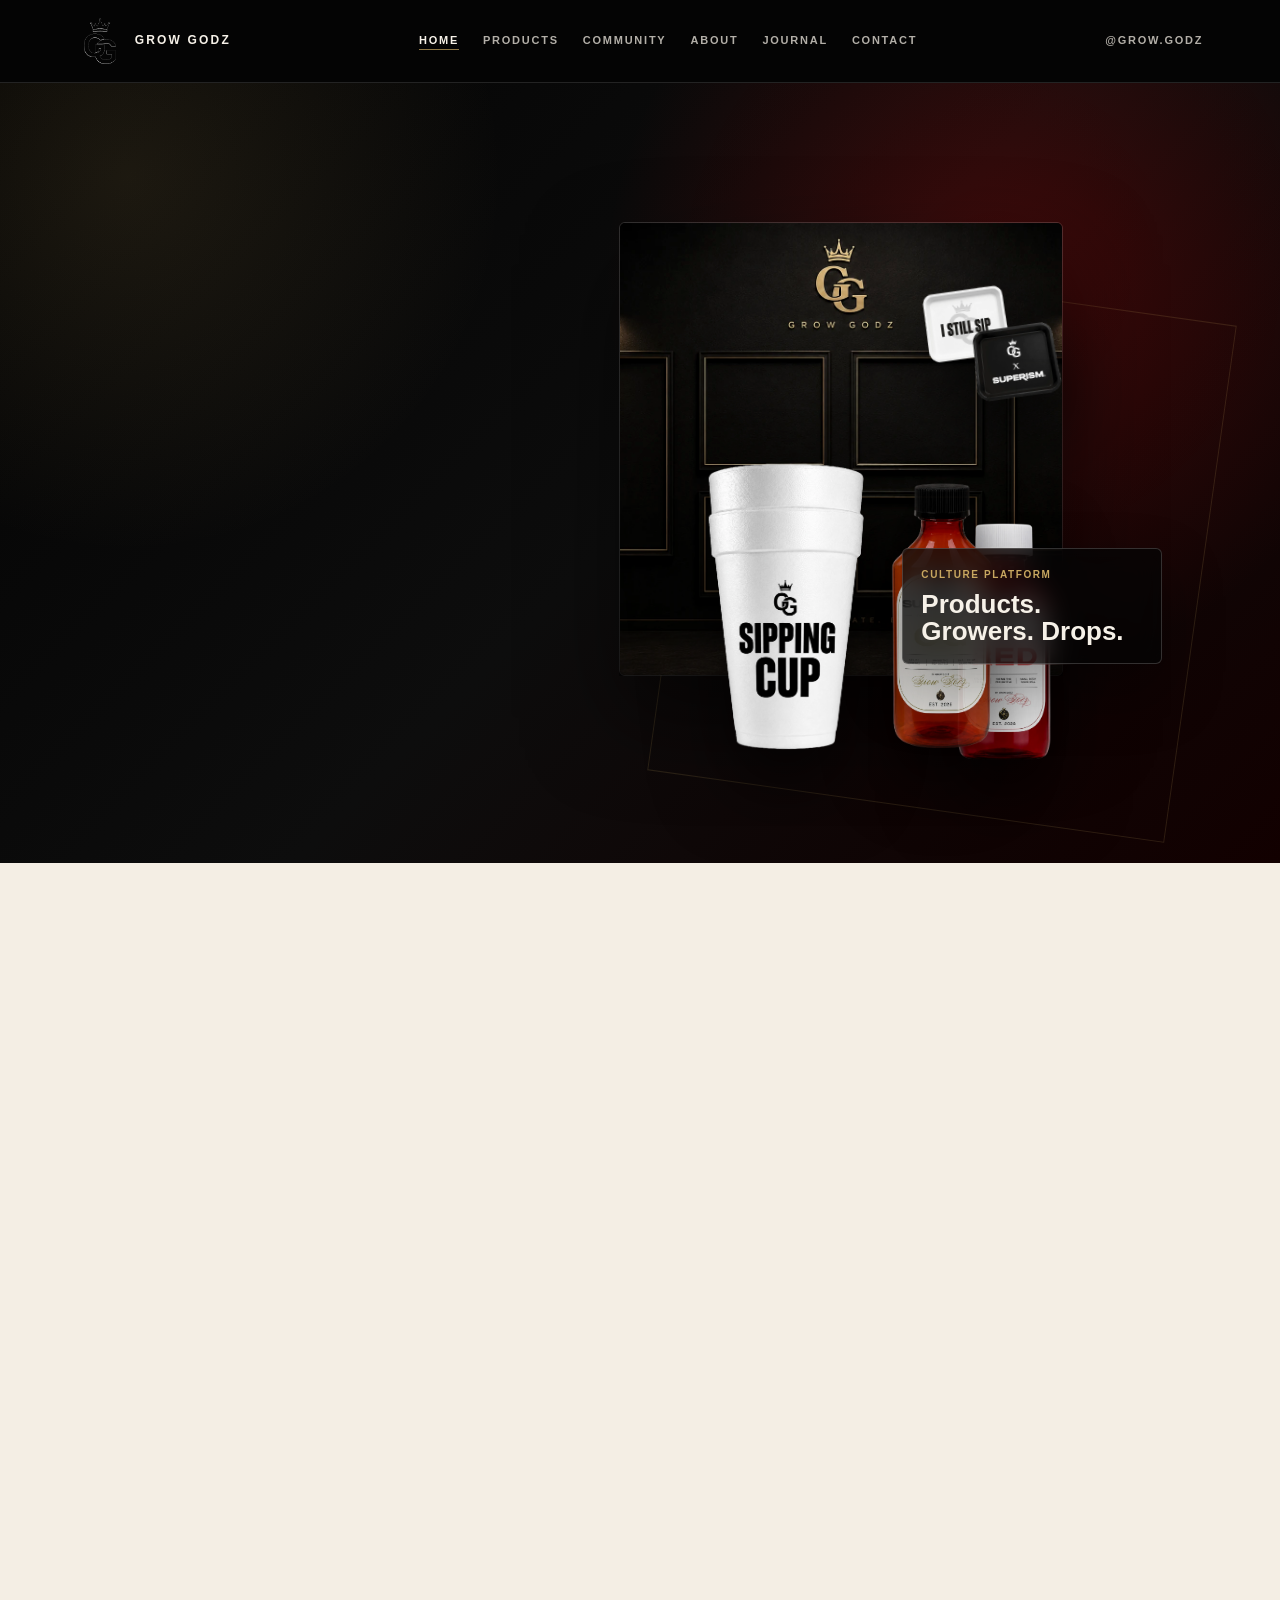
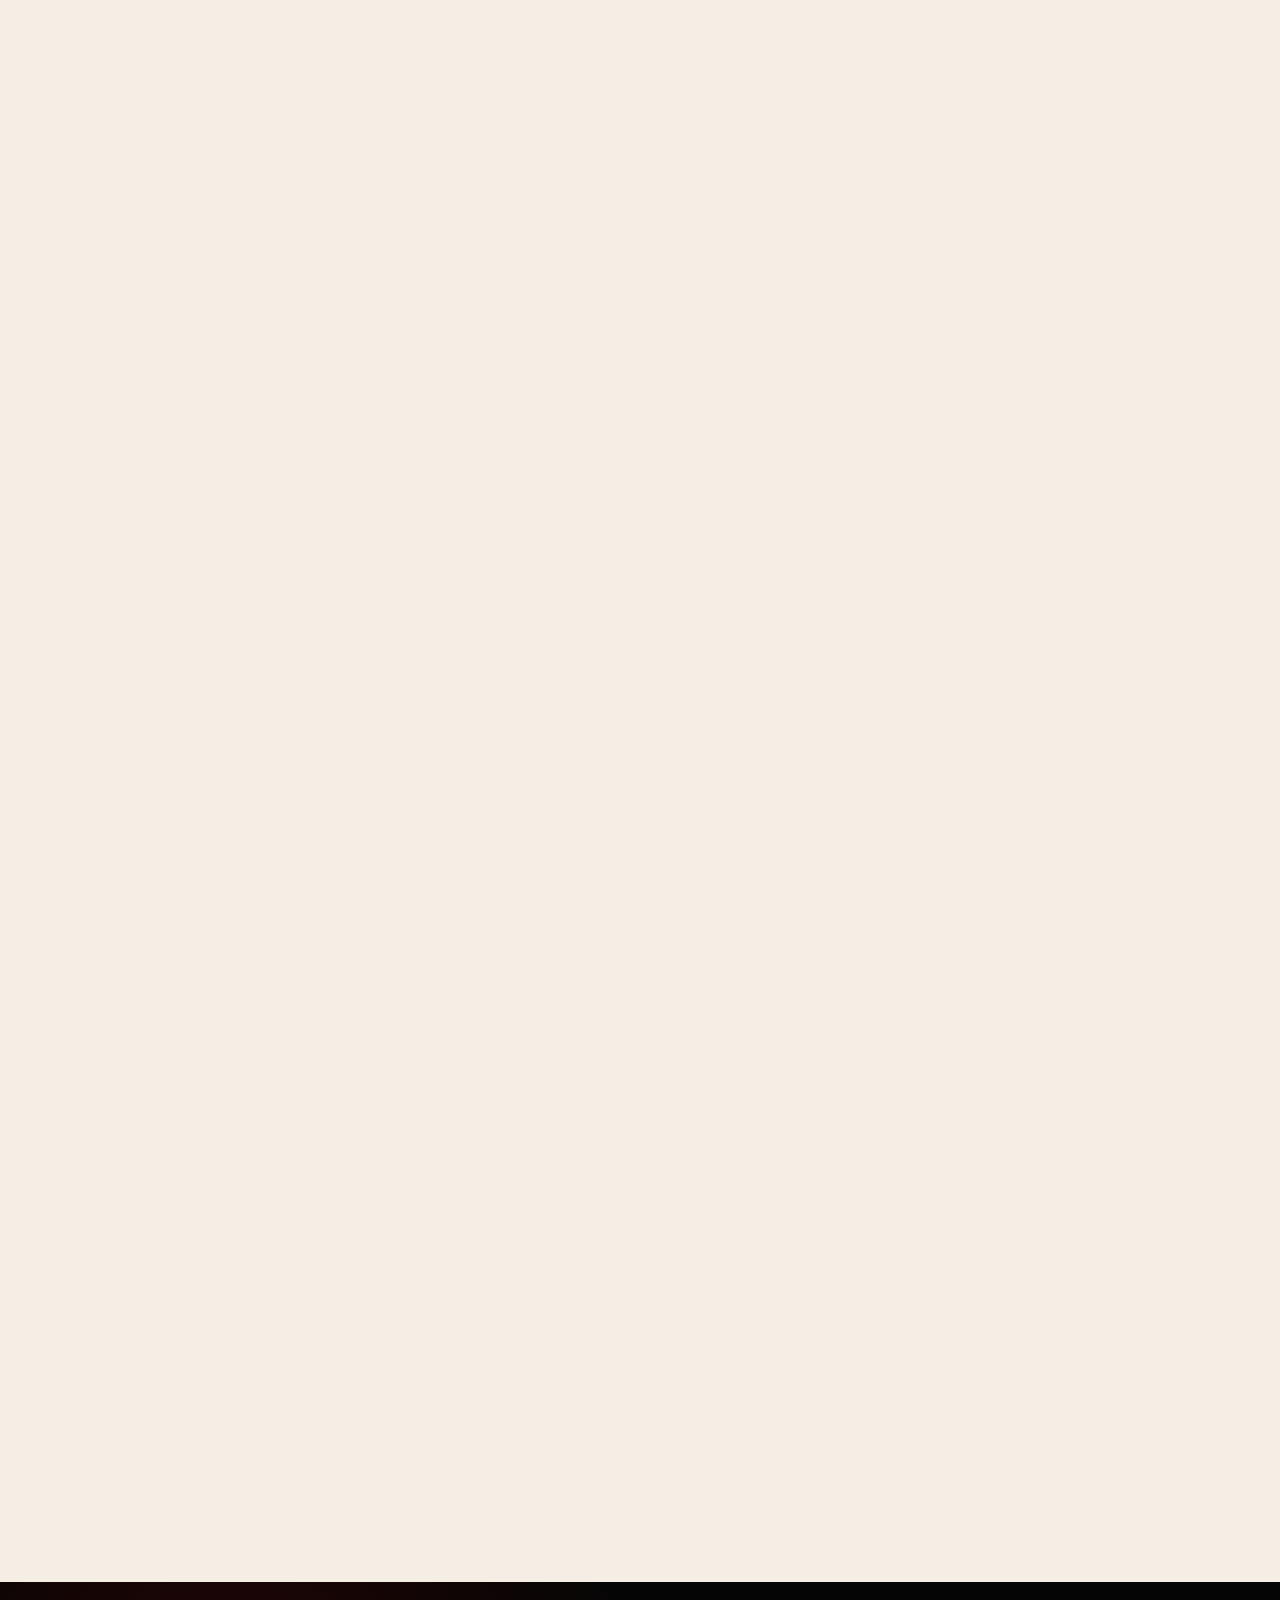
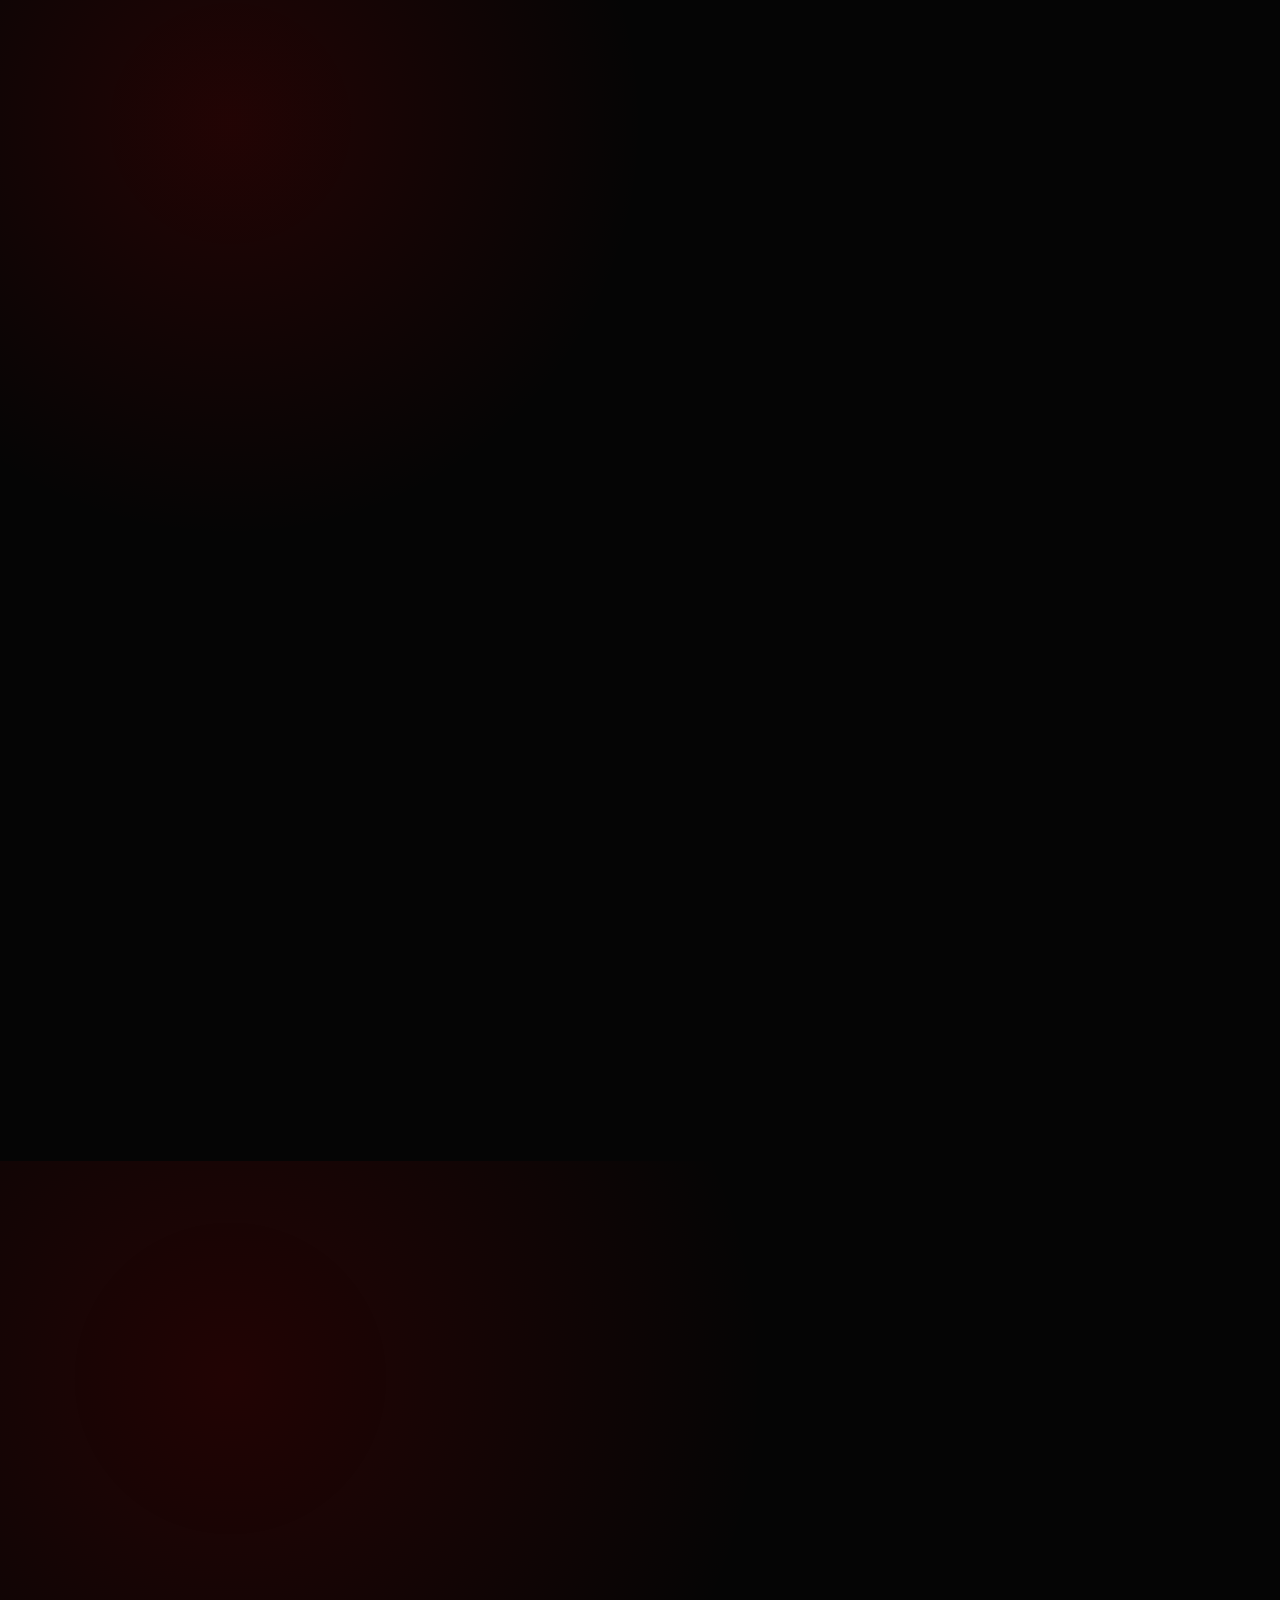
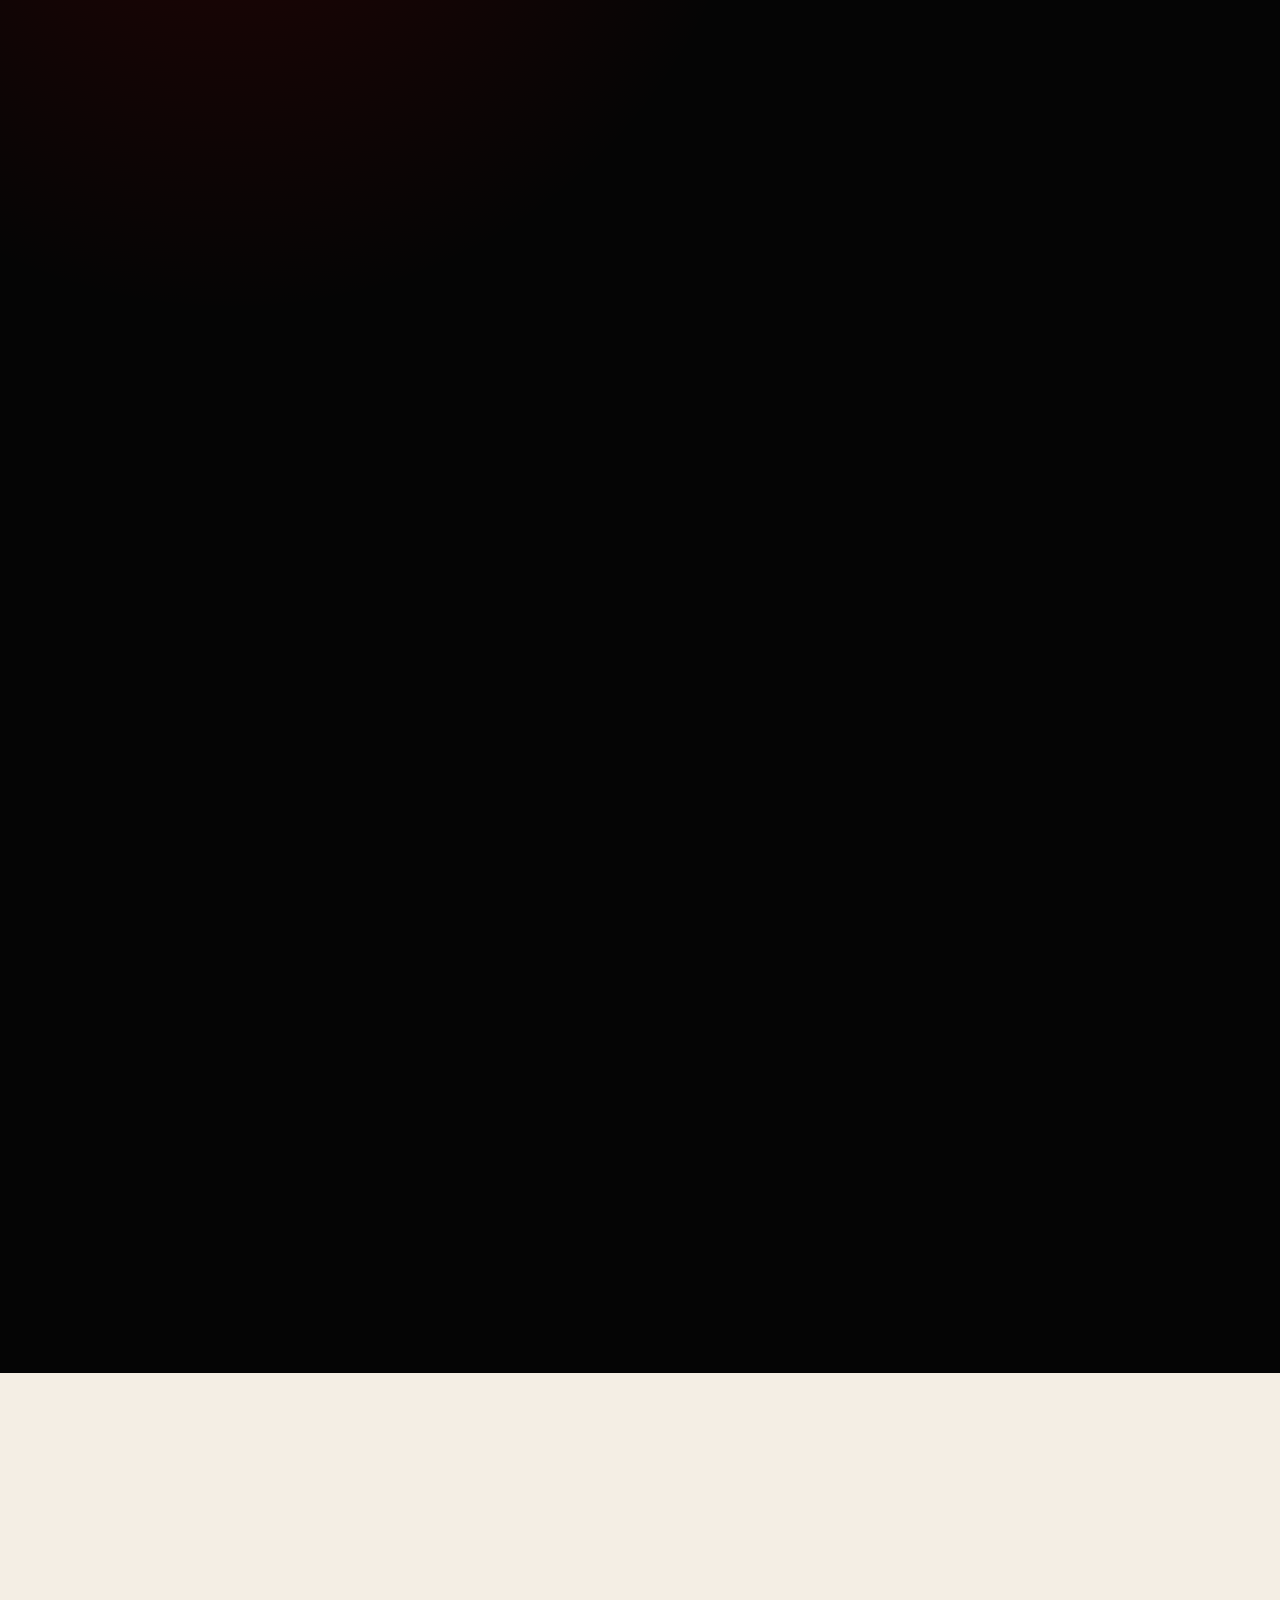
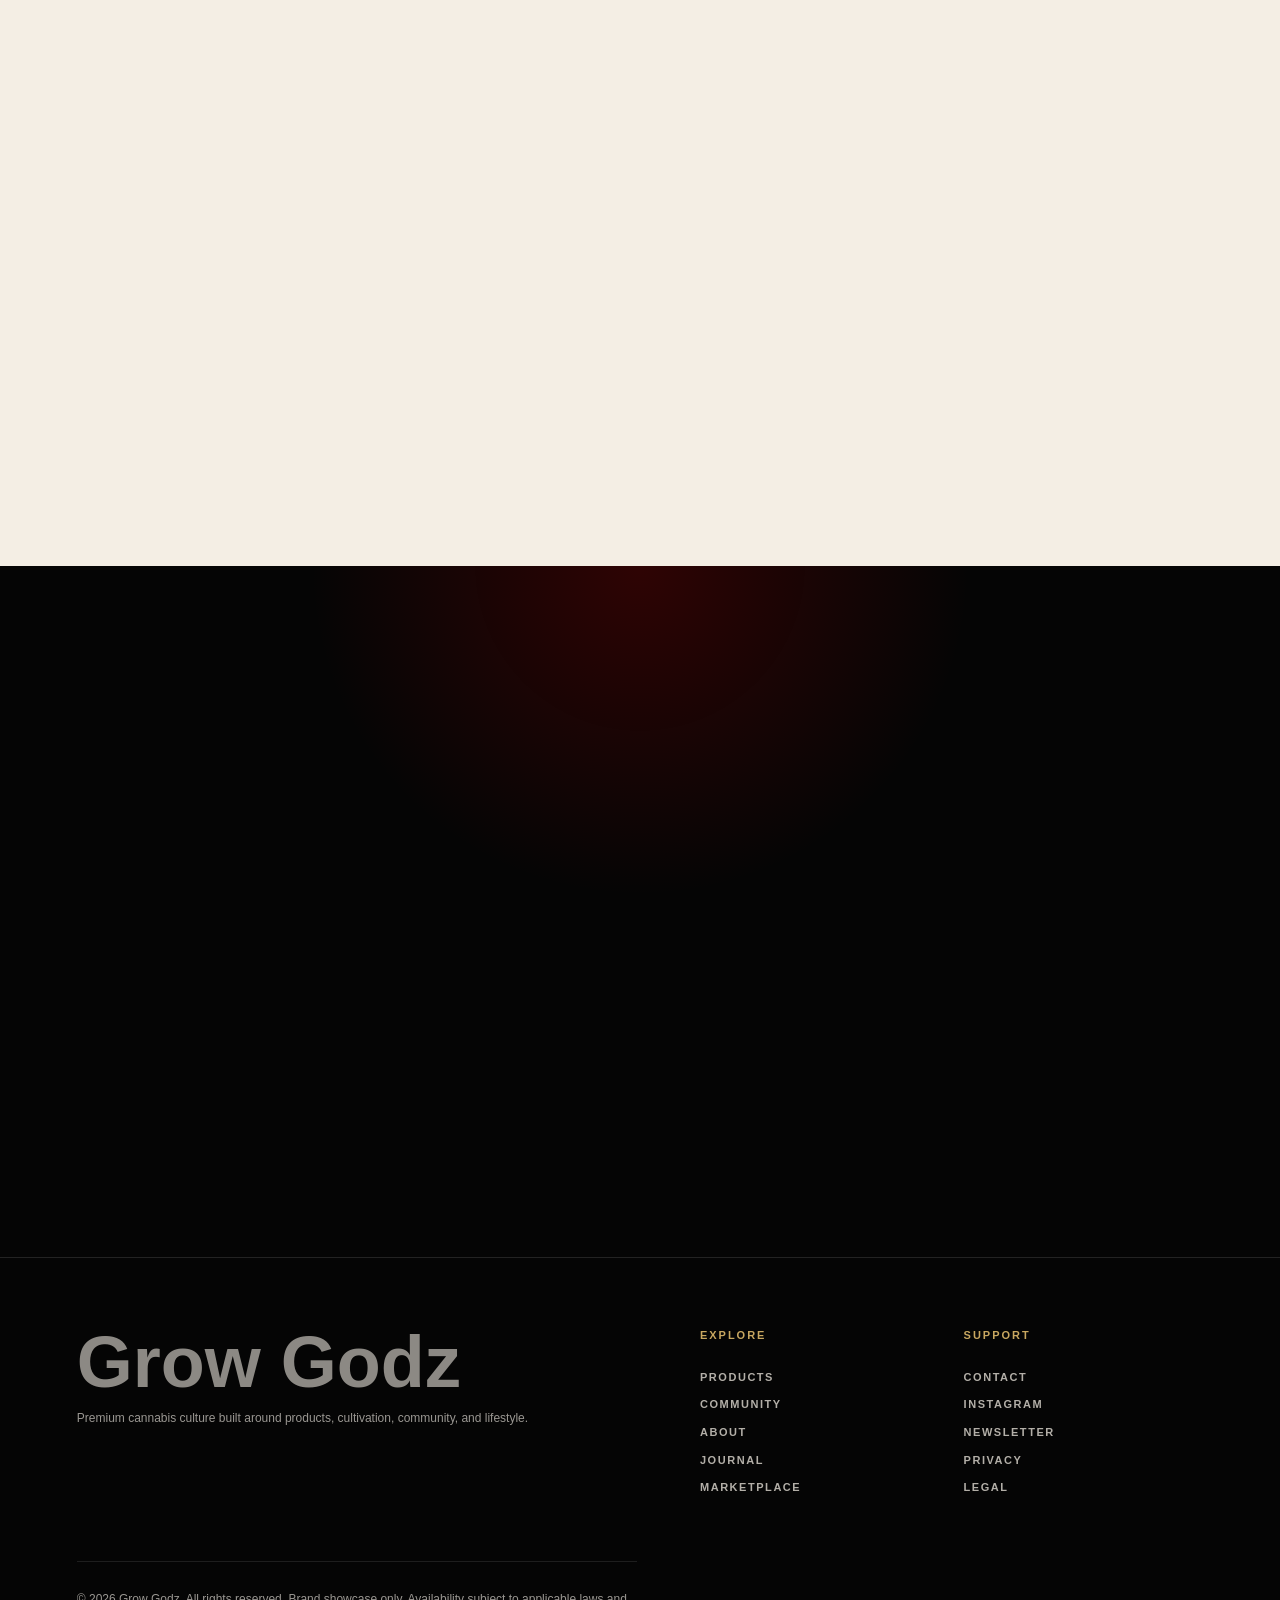
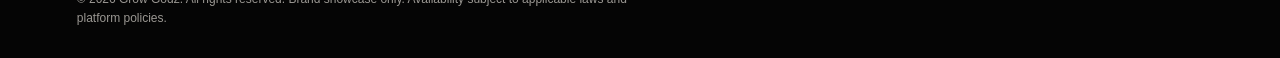
<file: index.html>
<!DOCTYPE html>
<html lang="en">
<head>
  <meta charset="UTF-8" />
  <meta name="viewport" content="width=device-width, initial-scale=1.0" />
  <title>Grow Godz | Premium Cannabis Culture</title>
  <meta name="description" content="Grow Godz is a premium cannabis culture brand connecting products, cultivation, community, marketplace drops, and creative lifestyle." />
  <link rel="stylesheet" href="style.css" />
  <script src="navigation.js" defer></script>
</head>
<body class="home-page">
  <header class="site-header">
    <a class="brand" href="index.html" aria-label="Grow Godz home">
      <img src="assets/images/webp/brand/grow-godz-crown-logo-white.webp" alt="Grow Godz crowned GG logo" />
      <span>Grow Godz</span>
    </a>

    <button class="nav-toggle" type="button" aria-expanded="false" aria-controls="site-navigation" aria-label="Open main navigation">
      <span class="nav-toggle-label">Menu</span>
      <span class="nav-toggle-icon" aria-hidden="true">
        <span></span>
        <span></span>
        <span></span>
      </span>
    </button>

    <nav class="nav" id="site-navigation" aria-label="Main navigation">
      <a href="index.html" aria-current="page">Home</a>
      <a href="products.html">Products</a>
      <a href="community.html">Community</a>
      <a href="about.html">About</a>
      <a href="journal.html">Journal</a>
      <a href="contact.html">Contact</a>
    </nav>

    <a class="ig-link" href="https://instagram.com/grow.godz" target="_blank" rel="noopener">@grow.godz</a>
  </header>

  <main>
    <section class="home-hero" id="home">
      <div class="home-hero-copy reveal">
        <p class="eyebrow">Products / Community / Cultivation / Lifestyle</p>
        <h1>Premium Cannabis Culture.</h1>
        <p>
          A premium cannabis platform built for syrup concepts, grow features, apparel, accessories,
          cultivation storytelling, and the community moving it forward.
        </p>
        <div class="hero-actions">
          <a href="#products" class="btn primary">Explore Products</a>
          <a href="community.html" class="btn secondary">Join Community</a>
        </div>
      </div>

      <div class="home-hero-collage" aria-label="Grow Godz products, cultivation, and community preview">
        <img class="home-hero-main" src="assets/images/webp/brand/grow-godz-black-gold-gallery-wall.webp" width="1672" height="941" alt="Grow Godz black and gold gallery showroom" fetchpriority="high" />
        <img class="home-hero-product hero-bottle-red float-slow" src="assets/images/webp/products/superism-red-cannabis-syrup-bottle-cutout.webp" alt="Superism Red cannabis syrup concept bottle" />
        <img class="home-hero-product hero-bottle-og float-medium" src="assets/images/webp/products/superism-og-cannabis-syrup-bottle-cutout.webp" alt="Superism OG cannabis syrup concept bottle" />
        <img class="home-hero-product hero-tray float-fast" src="assets/images/webp/products/grow-godz-superism-rolling-tray-set.webp" alt="Grow Godz and Superism rolling tray set" />
        <img class="home-hero-product hero-cup float-medium" src="assets/images/webp/products/grow-godz-sipping-cup-cutout.webp" alt="Grow Godz Sipping Cup double cup" />
        <div class="hero-proof-card">
          <span>Culture Platform</span>
          <strong>Products. Growers. Drops.</strong>
        </div>
      </div>
    </section>

    <section class="home-section home-ecosystem" id="explore" aria-labelledby="ecosystem-title">
      <div class="home-section-heading reveal">
        <p class="eyebrow">Explore</p>
        <h2 id="ecosystem-title">Explore the Grow Godz Universe</h2>
        <p class="section-question">See the ecosystem at a glance: products, community, journal updates, and future drops.</p>
      </div>

      <div class="home-card-grid four-up">
        <a class="home-feature-card reveal" href="products.html">
          <div><img src="assets/images/webp/products/superism-red-cannabis-syrup-bottle-studio.webp" alt="Superism Red cannabis syrup bottle in a dark studio" loading="lazy" /></div>
          <span>Products</span>
          <h3>Products</h3>
          <p>Syrup concepts, featured bottles, apparel, accessories, and release-ready product worlds.</p>
          <strong class="product-link">Explore Products -></strong>
        </a>

        <a class="home-feature-card reveal" href="community.html">
          <div><img src="assets/images/webp/cultivation/grow-godz-frosted-indoor-cannabis-canopy.webp" alt="Frosted indoor cannabis canopy" loading="lazy" /></div>
          <span>Community</span>
          <h3>Community</h3>
          <p>Grower features, setups, harvests, reels, and culture from the people building it.</p>
          <strong class="product-link">View Community -></strong>
        </a>

        <a class="home-feature-card reveal" href="journal.html">
          <div><img src="assets/images/webp/lifestyle/grow-godz-cultivation-creative-workspace.webp" alt="Grow Godz cultivation journal and creative workspace" loading="lazy" /></div>
          <span>Journal</span>
          <h3>Journal</h3>
          <p>Packaging updates, cultivation progress, community spotlights, and product direction.</p>
          <strong class="product-link">Read Journal -></strong>
        </a>

        <a class="home-feature-card reveal" href="products.html#future-drops">
          <div><img src="assets/images/webp/lifestyle/grow-godz-superism-apparel-accessories-flat-lay.webp" alt="Grow Godz Superism apparel and Sipping Cup flat lay" loading="lazy" /></div>
          <span>Marketplace</span>
          <h3>Future Drops</h3>
          <p>Streetwear, accessories, collectibles, and future community-led releases.</p>
          <strong class="product-link">Browse Drops -></strong>
        </a>
      </div>
    </section>

    <section class="home-section home-featured-products" id="products" aria-labelledby="featured-products-title">
      <div class="home-section-heading reveal">
        <p class="eyebrow">Featured Products</p>
        <h2 id="featured-products-title">Superism Collection</h2>
        <p class="section-question">The signature bottle concepts anchor the product side of Grow Godz.</p>
      </div>

      <div class="market-grid three-up">
        <article class="market-card reveal">
          <span class="product-badge">Coming Soon</span>
          <div class="market-card-image"><img src="assets/images/webp/products/superism-red-cannabis-syrup-bottle-studio.webp" alt="Superism Red cannabis syrup bottle" loading="lazy" /></div>
          <h3>RED</h3>
          <p>The signature red concept bottle with bold Grow Godz shelf presence.</p>
          <a class="product-link" href="products.html#syrups">Explore Collection</a>
        </article>

        <article class="market-card reveal">
          <span class="product-badge">Coming Soon</span>
          <div class="market-card-image"><img src="assets/images/webp/products/superism-og-cannabis-syrup-bottle-studio.webp" alt="Superism OG cannabis syrup bottle" loading="lazy" /></div>
          <h3>OG</h3>
          <p>A darker classic flavor direction built for a premium syrup lineup.</p>
          <a class="product-link" href="products.html#syrups">Explore Collection</a>
        </article>

        <article class="market-card reveal">
          <span class="product-badge">Coming Soon</span>
          <div class="market-card-image"><img src="assets/images/webp/products/superism-purp-cannabis-syrup-bottle-studio.webp" alt="Superism Purp cannabis syrup bottle" loading="lazy" /></div>
          <h3>PURP</h3>
          <p>A future flavor concept focused on color, culture, and collectible presentation.</p>
          <a class="product-link" href="products.html#syrups">Explore Collection</a>
        </article>
      </div>
    </section>

    <section class="home-section home-community-preview" id="community" aria-labelledby="growers-title">
      <div class="home-section-heading center reveal">
        <p class="eyebrow">Community</p>
        <h2 id="growers-title">Built Around Growers</h2>
        <p class="section-question">The Community page turns growers, setups, and reels into the culture feed.</p>
      </div>

      <div class="home-card-grid three-up community-feed">
        <a class="home-feed-card reveal" href="community.html">
          <div><img src="assets/images/webp/cultivation/grow-godz-frosted-indoor-cannabis-canopy.webp" alt="Frosty featured indoor cannabis grow" loading="lazy" /></div>
          <span>Featured Grow</span>
          <h3>Featured Grow</h3>
          <strong>View Community -></strong>
        </a>

        <a class="home-feed-card reveal" href="community.html">
          <div><img src="assets/images/webp/cultivation/grow-godz-indoor-cannabis-grow-tent-setup.webp" alt="Indoor cannabis grow tent setup" loading="lazy" /></div>
          <span>Grow Setup</span>
          <h3>Grow Setup</h3>
          <strong>View Community -></strong>
        </a>

        <a class="home-feed-card reveal" href="community.html">
          <div>
            <img src="assets/images/webp/cultivation/grow-godz-trimmed-cannabis-harvest-closeup.webp" alt="Trimmed cannabis harvest reel preview" loading="lazy" />
            <span class="play-icon" aria-hidden="true"></span>
          </div>
          <span>Grow Reels</span>
          <h3>Grow Reels</h3>
          <strong>View Community -></strong>
        </a>
      </div>
    </section>

    <section class="home-section home-journal" id="journal" aria-labelledby="journal-title">
      <div class="home-section-heading center reveal">
        <p class="eyebrow">Latest Journal</p>
        <h2 id="journal-title">The Build, Documented</h2>
        <p class="section-question">Follow cultivation, packaging, community, and the brand build as it happens.</p>
      </div>

      <div class="journal-grid home-journal-grid">
        <a class="journal-card reveal" href="journal.html#day-one">
          <div><img src="assets/images/webp/lifestyle/grow-godz-cultivation-creative-workspace.webp" alt="Grow Godz Day One brand and cultivation workspace" loading="lazy" /></div>
          <small>Brand Story</small>
          <h3>Day One: The Build Begins</h3>
          <p>The origin story of Grow Godz and the first marker in the documented brand build.</p>
        </a>

        <a class="journal-card reveal" href="journal.html#cultivation">
          <div><img src="assets/images/webp/cultivation/grow-godz-trimmed-cannabis-harvest-closeup.webp" alt="Trimmed cannabis cultivation journal preview" loading="lazy" /></div>
          <small>Latest Cultivation</small>
          <h3>Latest Cultivation</h3>
          <p>Grow progress, harvest visuals, and the craft behind the culture.</p>
        </a>

        <a class="journal-card reveal" href="journal.html#packaging">
          <div><img src="assets/images/webp/products/superism-red-cannabis-syrup-bottle-studio.webp" alt="Superism Red packaging update preview" loading="lazy" /></div>
          <small>Packaging Update</small>
          <h3>Packaging Update</h3>
          <p>Label systems, bottle presentation, and product storytelling.</p>
        </a>

        <a class="journal-card reveal" href="journal.html#community-spotlight">
          <div><img src="assets/images/webp/cultivation/grow-godz-cannabis-flower-hero-large-logo.webp" alt="Grow Godz community cannabis flower spotlight" loading="lazy" /></div>
          <small>Community Spotlight</small>
          <h3>Community Spotlight</h3>
          <p>Growers, setups, reels, and the people shaping Grow Godz.</p>
        </a>
      </div>

      <div class="journal-preview-actions reveal">
        <a class="btn primary" href="journal.html">View Full Journal</a>
      </div>
    </section>

    <section class="home-story" id="story" aria-labelledby="story-title">
      <div class="reveal">
        <p class="eyebrow">About Grow Godz</p>
        <h2 id="story-title">Built like a brand, not just a bottle.</h2>
        <p class="section-question">A single identity for products, community, cultivation media, apparel, accessories, and future drops.</p>
        <p>
          Grow Godz connects premium product concepts with grower recognition, lifestyle goods,
          cultivation storytelling, and limited releases under one culture-first brand.
        </p>
      </div>

      <div class="roadmap reveal" aria-label="Grow Godz roadmap">
        <div class="roadmap-year">2026</div>
        <ol>
          <li>Brand Launch</li>
          <li>Community</li>
          <li>Marketplace</li>
          <li>Premium Drops</li>
          <li>Future Cultivation</li>
        </ol>
      </div>
    </section>

    <section class="home-final-cta" id="join" aria-labelledby="community-title">
      <p class="eyebrow reveal">Join</p>
      <h2 id="community-title" class="reveal">Join the Grow Godz Community</h2>
      <p class="reveal">Choose where you want to go next.</p>

      <div class="community-link-grid reveal" aria-label="Community links">
        <a href="products.html"><span>PR</span>Products</a>
        <a href="community.html"><span>CM</span>Community</a>
        <a href="journal.html"><span>JR</span>Journal</a>
        <a href="https://instagram.com/grow.godz" target="_blank" rel="noopener"><span>IG</span>Instagram</a>
      </div>
    </section>
  </main>

  <footer class="site-footer">
    <div>
      <h2>Grow Godz</h2>
      <p>Premium cannabis culture built around products, cultivation, community, and lifestyle.</p>
    </div>
    <div class="footer-columns">
      <nav aria-label="Explore footer links">
        <h3>Explore</h3>
        <a href="products.html">Products</a>
        <a href="community.html">Community</a>
        <a href="about.html">About</a>
        <a href="journal.html">Journal</a>
        <a href="products.html#future-drops">Marketplace</a>
      </nav>
      <nav aria-label="Support footer links">
        <h3>Support</h3>
        <a href="contact.html">Contact</a>
        <a href="https://instagram.com/grow.godz" target="_blank" rel="noopener">Instagram</a>
        <a href="mailto:info@thegrowgodz.com?subject=Grow%20Godz%20Newsletter">Newsletter</a>
        <a href="privacy.html">Privacy</a>
        <a href="legal.html">Legal</a>
      </nav>
    </div>
    <p class="footer-legal">&copy; 2026 Grow Godz. All rights reserved. Brand showcase only. Availability subject to applicable laws and platform policies.</p>
  </footer>
</body>
</html>
</file>
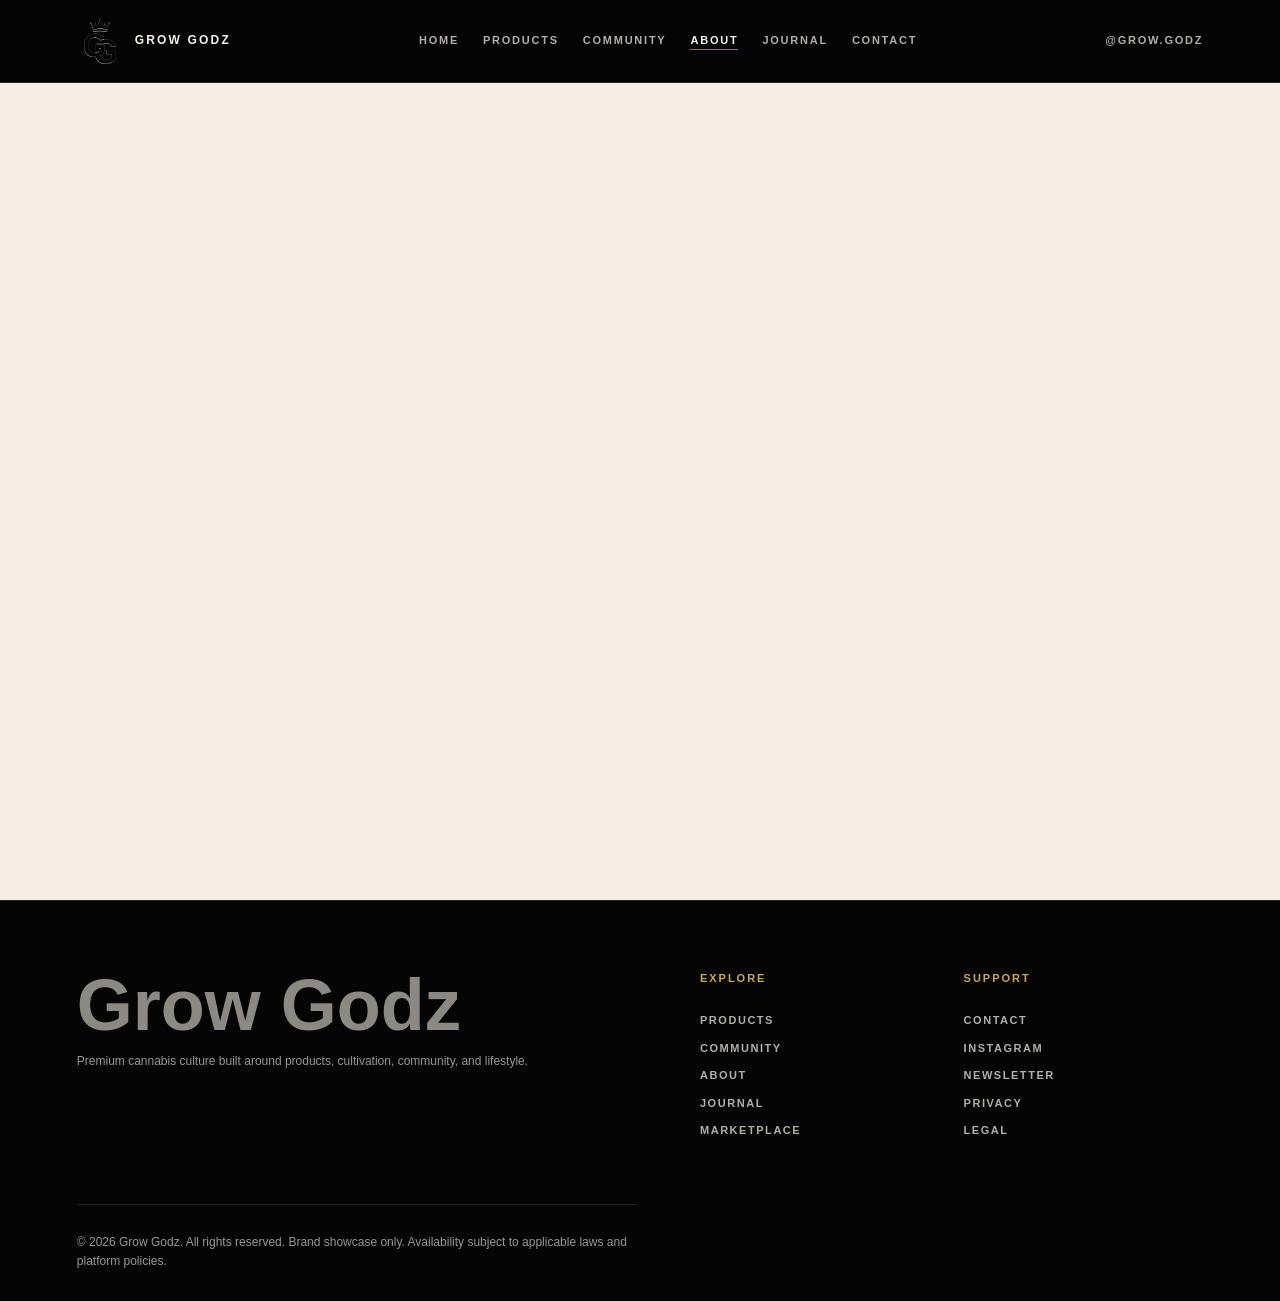
<file: about.html>
<!DOCTYPE html>
<html lang="en">
<head>
  <meta charset="UTF-8" />
  <meta name="viewport" content="width=device-width, initial-scale=1.0" />
  <title>About | Grow Godz</title>
  <meta name="description" content="About Grow Godz and the culture-first brand connecting products, community, cultivation media, apparel, accessories, and future drops." />
  <link rel="stylesheet" href="style.css" />
  <script src="navigation.js" defer></script>
</head>
<body class="home-page about-page">
  <header class="site-header">
    <a class="brand" href="index.html" aria-label="Grow Godz home">
      <img src="assets/images/webp/brand/grow-godz-crown-logo-white.webp" alt="Grow Godz crowned GG logo" />
      <span>Grow Godz</span>
    </a>

    <button class="nav-toggle" type="button" aria-expanded="false" aria-controls="site-navigation" aria-label="Open main navigation">
      <span class="nav-toggle-label">Menu</span>
      <span class="nav-toggle-icon" aria-hidden="true">
        <span></span>
        <span></span>
        <span></span>
      </span>
    </button>

    <nav class="nav" id="site-navigation" aria-label="Main navigation">
      <a href="index.html">Home</a>
      <a href="products.html">Products</a>
      <a href="community.html">Community</a>
      <a href="about.html" aria-current="page">About</a>
      <a href="journal.html">Journal</a>
      <a href="contact.html">Contact</a>
    </nav>

    <a class="ig-link" href="https://instagram.com/grow.godz" target="_blank" rel="noopener">@grow.godz</a>
  </header>

  <main>
    <section class="home-story about-page-story" aria-labelledby="about-title">
      <div class="reveal">
        <p class="eyebrow">About Grow Godz</p>
        <h1 id="about-title">Built like a brand, not just a bottle.</h1>
        <p class="section-question">A single identity for products, community, cultivation media, apparel, accessories, and future drops.</p>
        <p>
          Grow Godz connects premium product concepts with grower recognition, lifestyle goods,
          cultivation storytelling, and limited releases under one culture-first brand.
        </p>
      </div>

      <div class="roadmap reveal" aria-label="Grow Godz roadmap">
        <div class="roadmap-year">2026</div>
        <ol>
          <li>Brand Launch</li>
          <li>Community</li>
          <li>Marketplace</li>
          <li>Premium Drops</li>
          <li>Future Cultivation</li>
        </ol>
      </div>
    </section>
  </main>

  <footer class="site-footer">
    <div>
      <h2>Grow Godz</h2>
      <p>Premium cannabis culture built around products, cultivation, community, and lifestyle.</p>
    </div>
    <div class="footer-columns">
      <nav aria-label="Explore footer links">
        <h3>Explore</h3>
        <a href="products.html">Products</a>
        <a href="community.html">Community</a>
        <a href="about.html">About</a>
        <a href="journal.html">Journal</a>
        <a href="products.html#future-drops">Marketplace</a>
      </nav>
      <nav aria-label="Support footer links">
        <h3>Support</h3>
        <a href="contact.html">Contact</a>
        <a href="https://instagram.com/grow.godz" target="_blank" rel="noopener">Instagram</a>
        <a href="mailto:info@thegrowgodz.com?subject=Grow%20Godz%20Newsletter">Newsletter</a>
        <a href="privacy.html">Privacy</a>
        <a href="legal.html">Legal</a>
      </nav>
    </div>
    <p class="footer-legal">&copy; 2026 Grow Godz. All rights reserved. Brand showcase only. Availability subject to applicable laws and platform policies.</p>
  </footer>
</body>
</html>
</file>
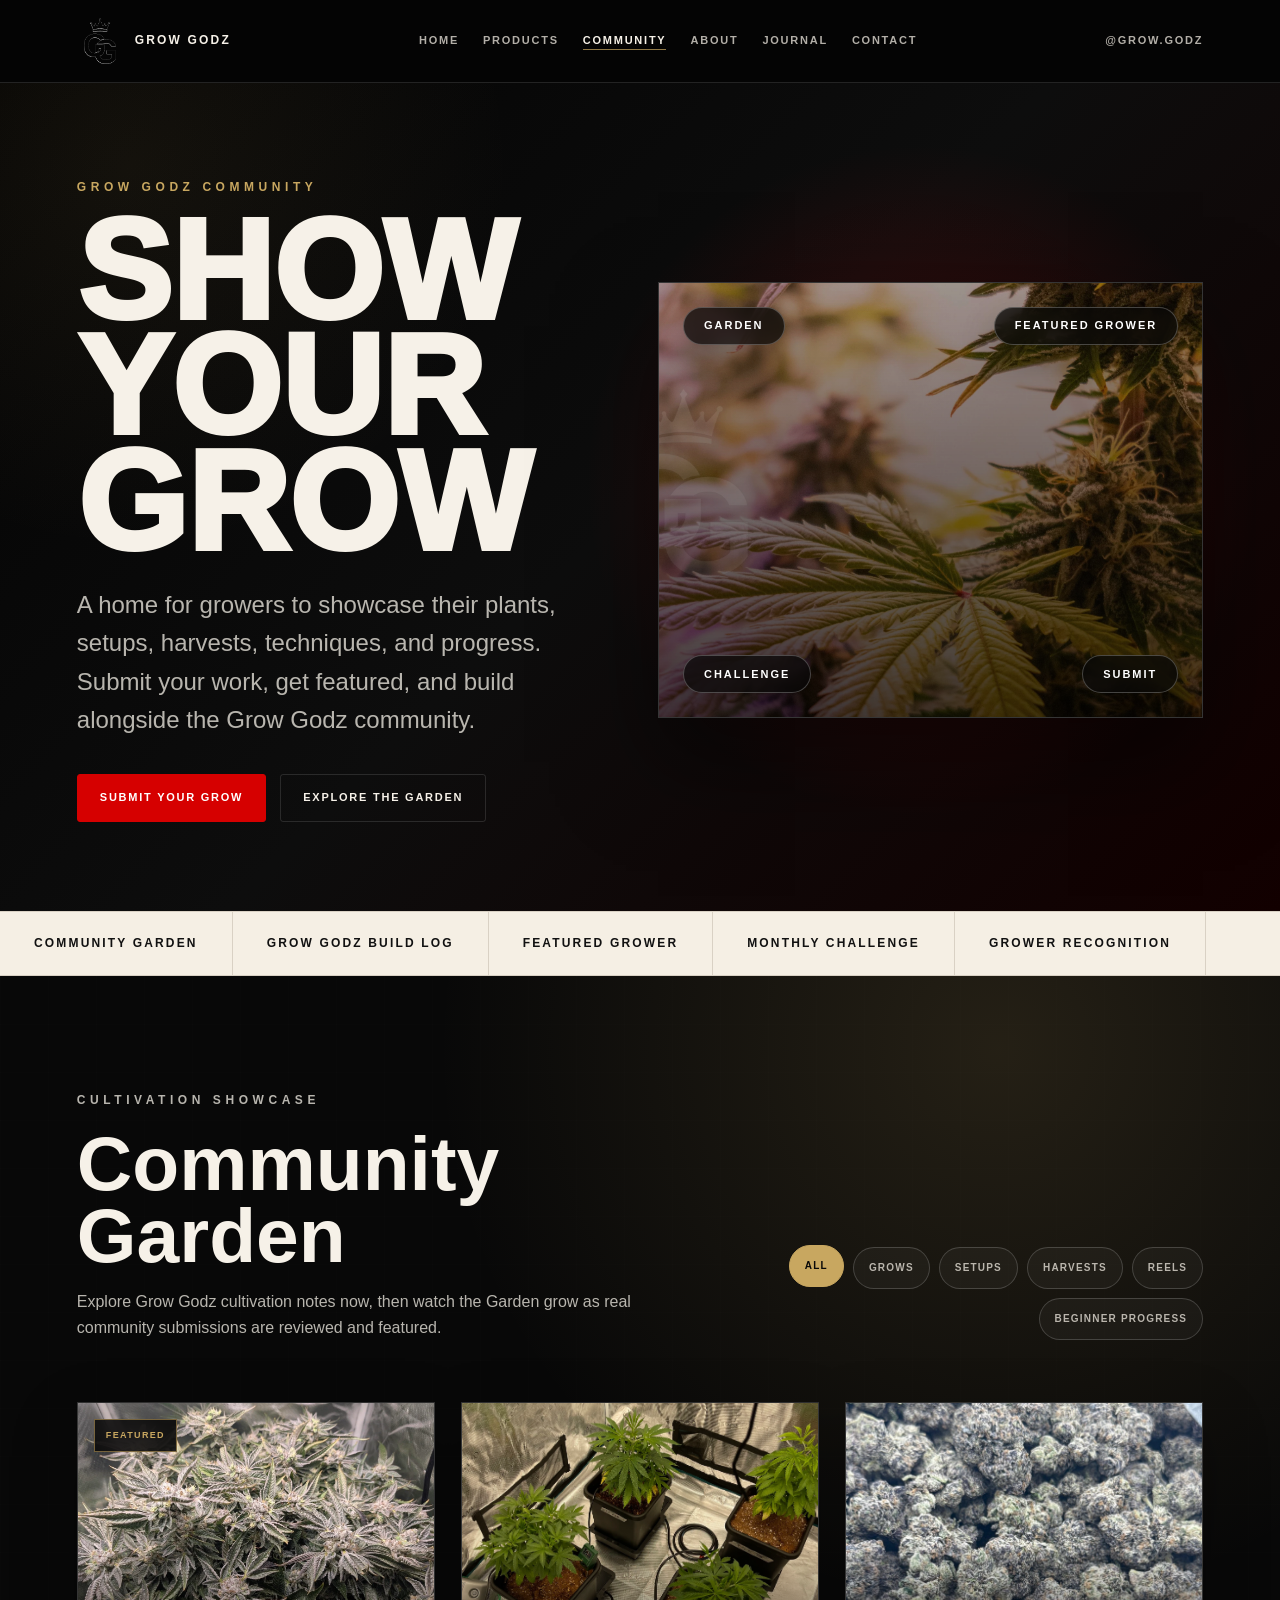
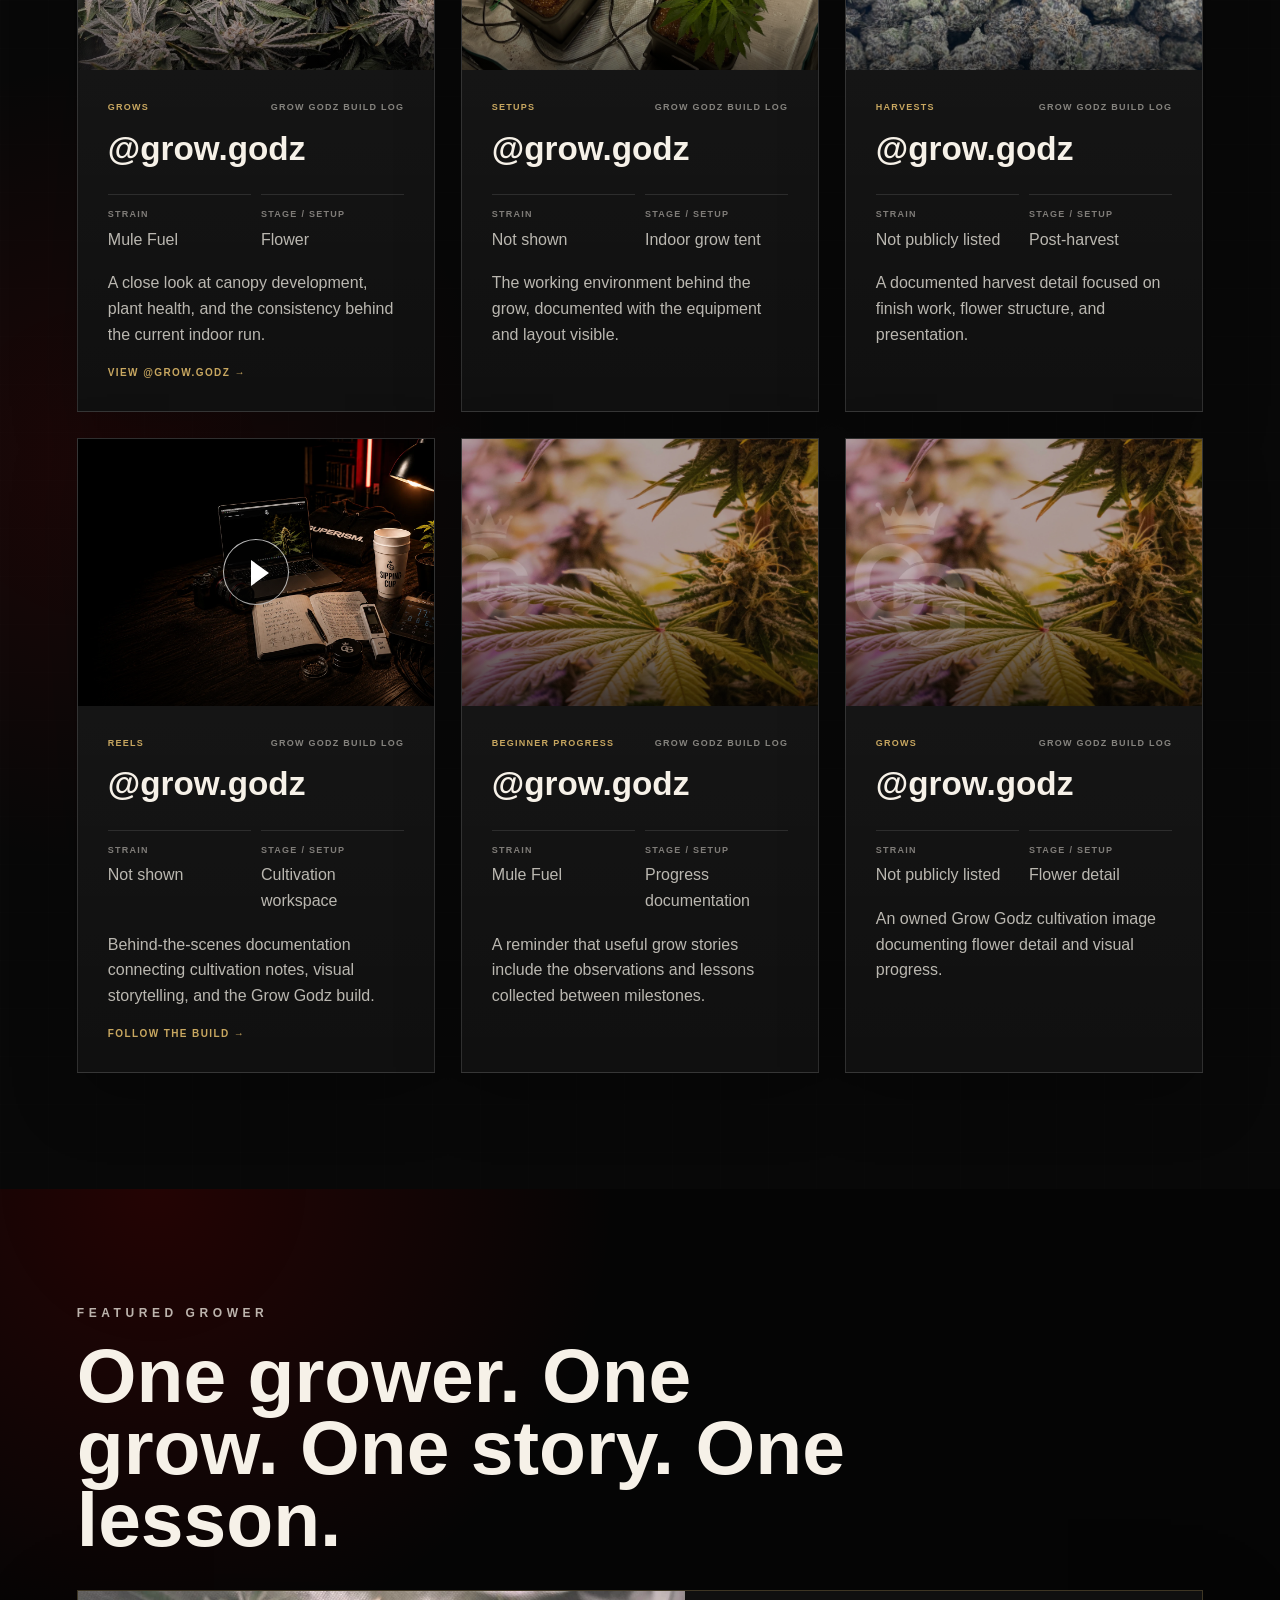
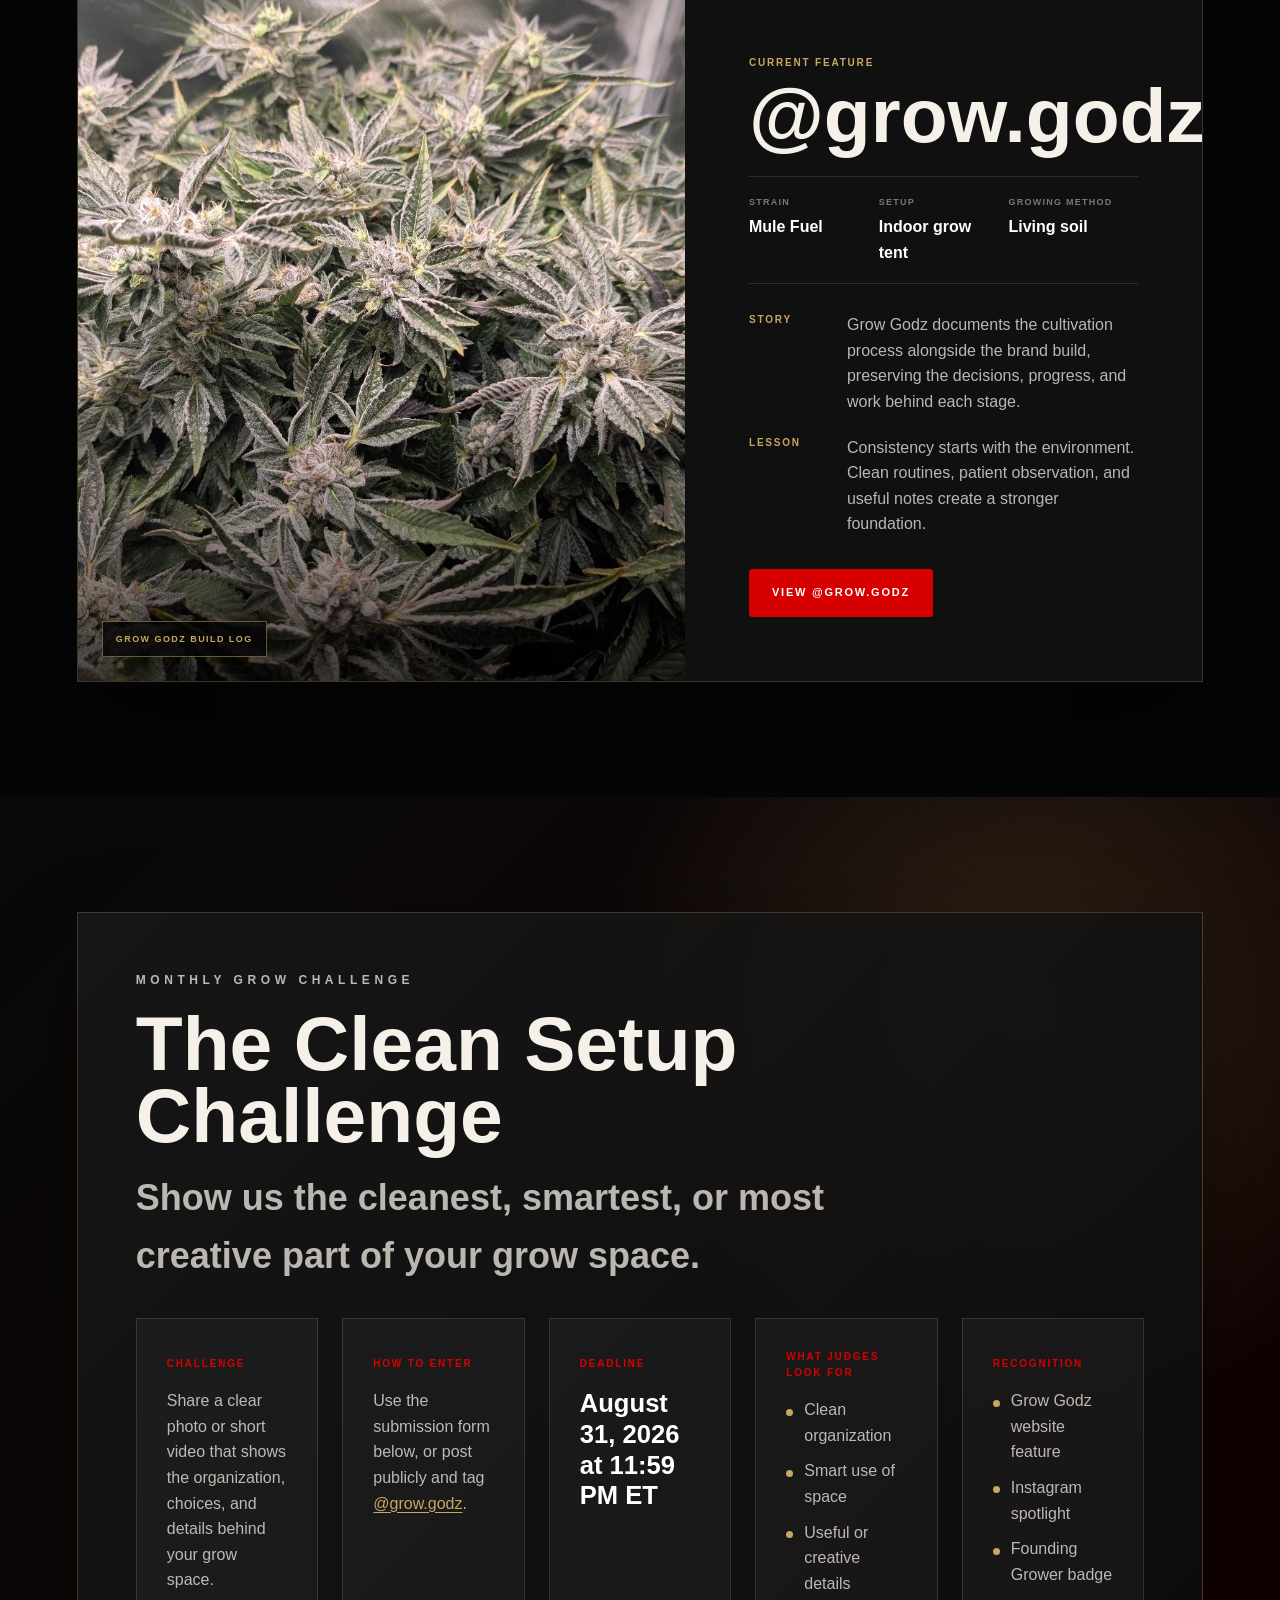
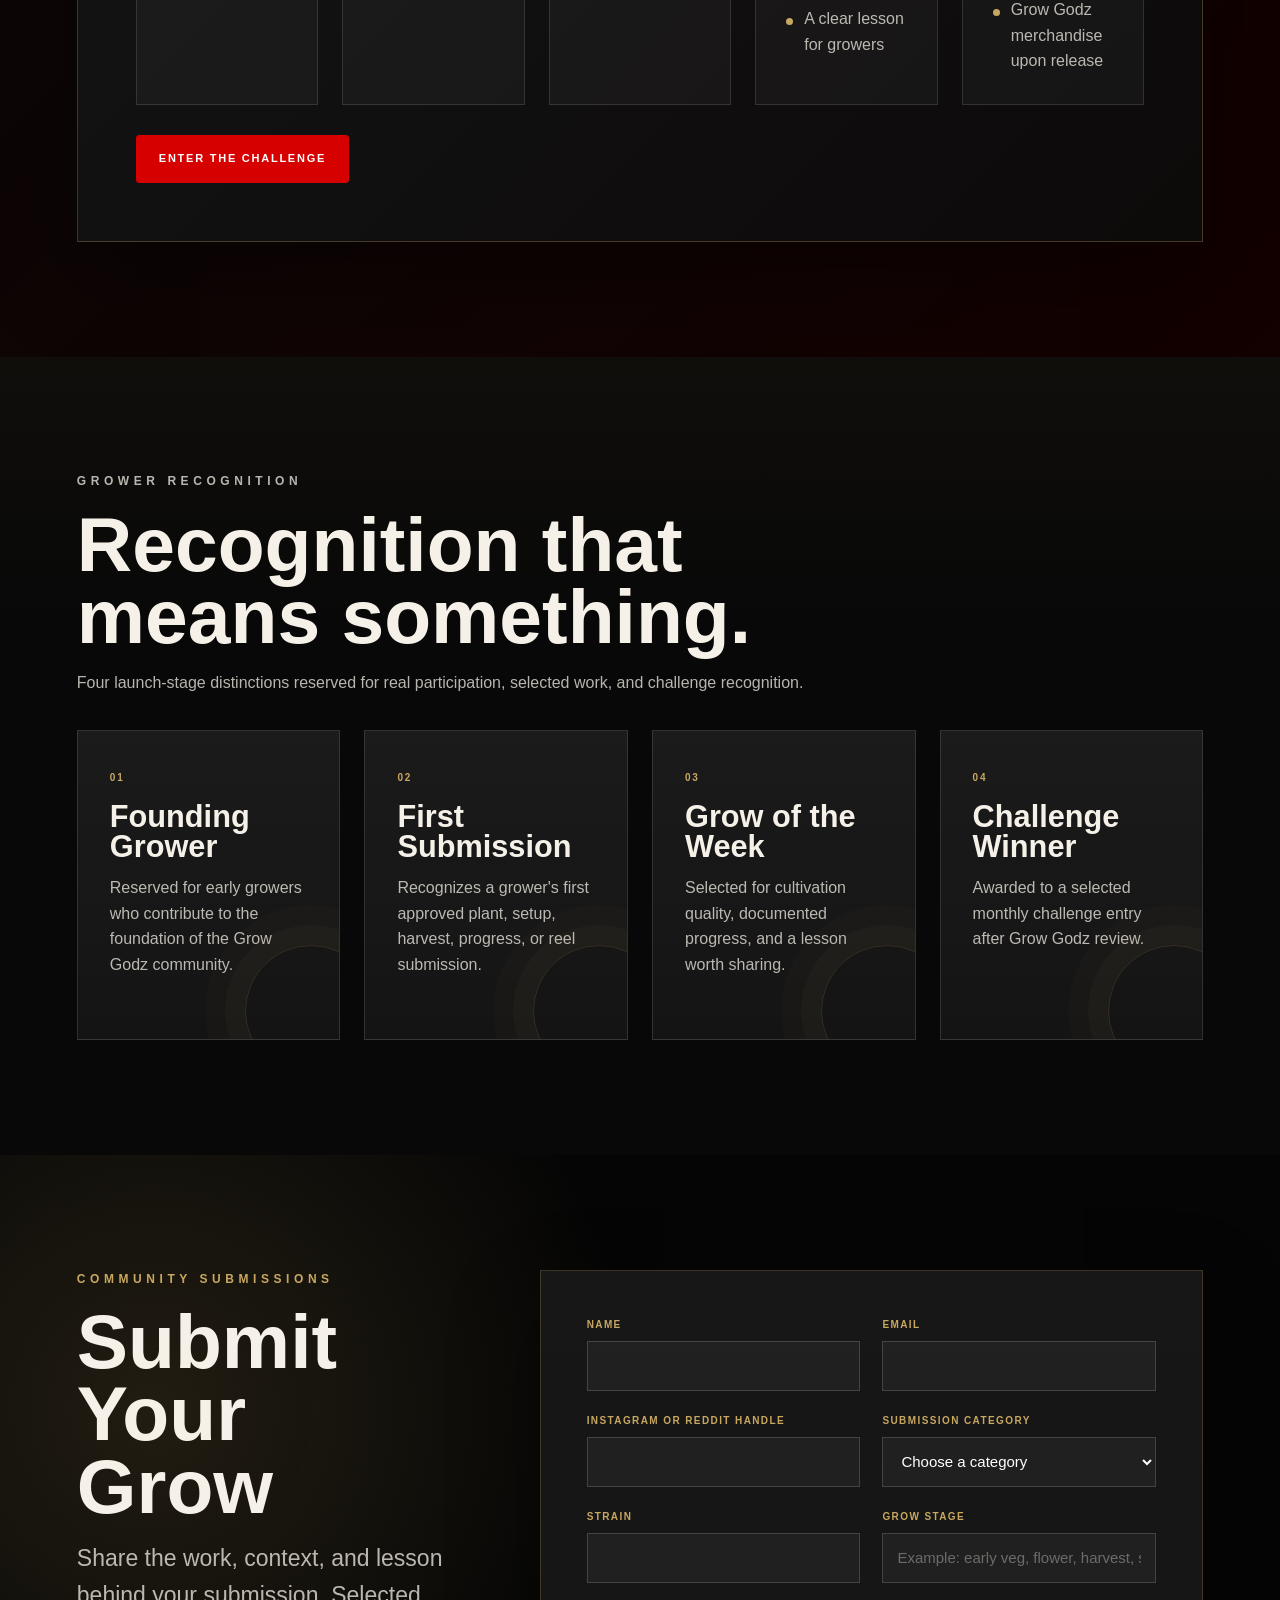
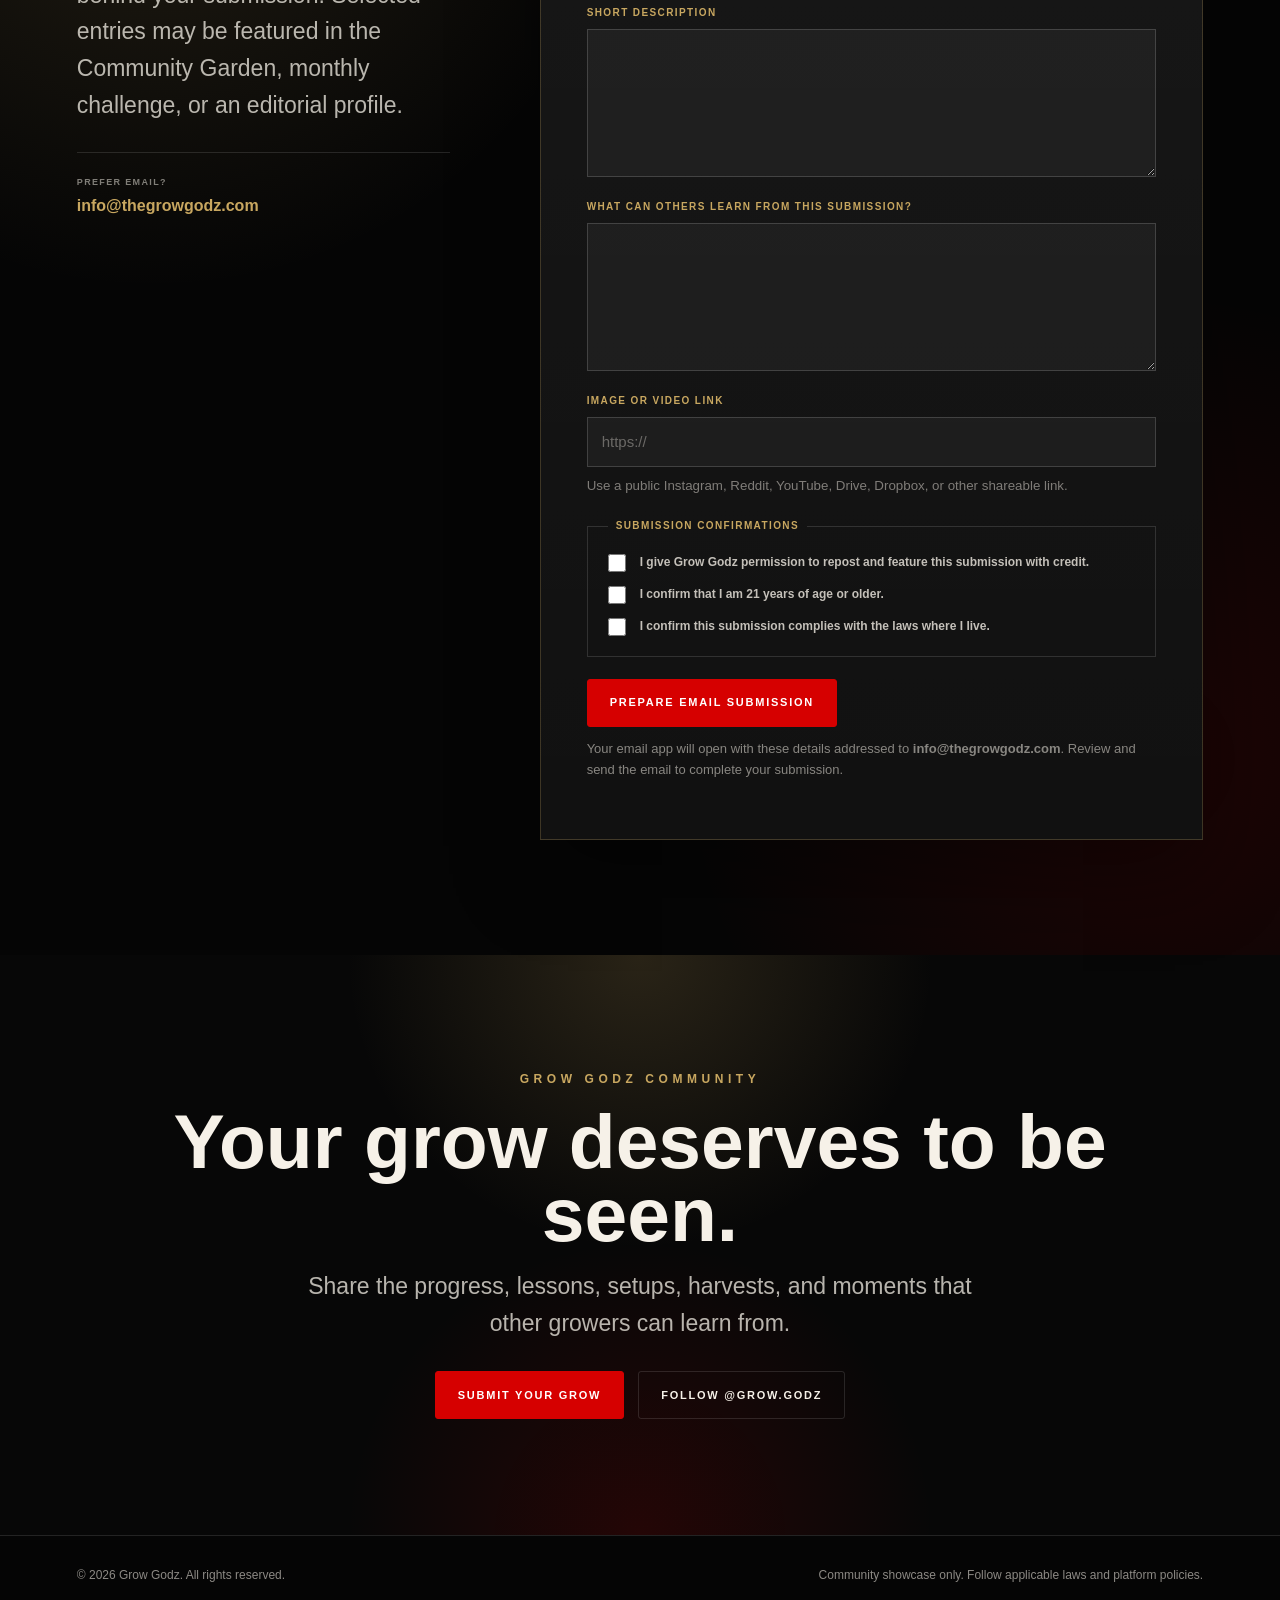
<file: community.html>
<!DOCTYPE html>
<html lang="en">
<head>
  <meta charset="UTF-8" />
  <meta name="viewport" content="width=device-width, initial-scale=1.0" />
  <title>Community | Grow Godz</title>
  <meta name="description" content="The Grow Godz community hub for cultivation build logs, grow features, monthly challenges, recognition, and grow submissions." />
  <link rel="stylesheet" href="style.css" />
  <script src="community.js" defer></script>
  <script src="navigation.js" defer></script>
</head>
<body class="community-page">
  <header class="site-header">
    <a class="brand" href="index.html" aria-label="Grow Godz home">
      <img src="assets/images/webp/brand/grow-godz-crown-logo-white.webp" alt="Grow Godz crowned GG logo" />
      <span>Grow Godz</span>
    </a>

    <button class="nav-toggle" type="button" aria-expanded="false" aria-controls="site-navigation" aria-label="Open main navigation">
      <span class="nav-toggle-label">Menu</span>
      <span class="nav-toggle-icon" aria-hidden="true">
        <span></span>
        <span></span>
        <span></span>
      </span>
    </button>

    <nav class="nav" id="site-navigation" aria-label="Main navigation">
      <a href="index.html">Home</a>
      <a href="products.html">Products</a>
      <a href="community.html" aria-current="page">Community</a>
      <a href="about.html">About</a>
      <a href="journal.html">Journal</a>
      <a href="contact.html">Contact</a>
    </nav>

    <a class="ig-link" href="https://instagram.com/grow.godz" target="_blank" rel="noopener">@grow.godz</a>
  </header>

  <main>
    <section class="hero">
      <div class="hero-copy">
        <p class="eyebrow">Grow Godz Community</p>
        <h1>SHOW<br>YOUR GROW</h1>
        <p class="lead">
          A home for growers to showcase their plants, setups, harvests, techniques, and progress. Submit your work, get featured, and build alongside the Grow Godz community.
        </p>

        <div class="hero-actions">
          <a href="#submit" class="btn primary">Submit Your Grow</a>
          <a href="#garden" class="btn secondary">Explore the Garden</a>
        </div>
      </div>

      <div class="community-hero-card">
        <img src="assets/images/webp/cultivation/grow-godz-cannabis-flower-hero-subtle-logo.webp" width="2400" height="1350" alt="Grow Godz cannabis flower community feature" fetchpriority="high" />

        <a href="#garden" class="hero-tag top-left" aria-label="Jump to Community Garden">Garden</a>
        <a href="#spotlight" class="hero-tag top-right" aria-label="Jump to featured grower">Featured Grower</a>
        <a href="#challenge" class="hero-tag bottom-left" aria-label="Jump to monthly challenge">Challenge</a>
        <a href="#submit" class="hero-tag bottom-right" aria-label="Jump to grow submission form">Submit</a>
      </div>
    </section>

    <section class="ticker" aria-label="Community topics">
      <span>Community Garden</span>
      <span>Grow Godz Build Log</span>
      <span>Featured Grower</span>
      <span>Monthly Challenge</span>
      <span>Grower Recognition</span>
    </section>

    <section class="section community-garden" id="garden" aria-labelledby="garden-title">
      <div class="garden-heading">
        <div class="section-heading">
          <p class="eyebrow">Cultivation Showcase</p>
          <h2 id="garden-title">Community Garden</h2>
          <p>
            Explore Grow Godz cultivation notes now, then watch the Garden grow as real community submissions are reviewed and featured.
          </p>
        </div>

        <div class="garden-filters" role="group" aria-label="Filter Community Garden">
          <button type="button" class="garden-filter is-active" data-filter="all" aria-pressed="true">All</button>
          <button type="button" class="garden-filter" data-filter="grows" aria-pressed="false">Grows</button>
          <button type="button" class="garden-filter" data-filter="setups" aria-pressed="false">Setups</button>
          <button type="button" class="garden-filter" data-filter="harvests" aria-pressed="false">Harvests</button>
          <button type="button" class="garden-filter" data-filter="reels" aria-pressed="false">Reels</button>
          <button type="button" class="garden-filter" data-filter="beginner-progress" aria-pressed="false">Beginner Progress</button>
        </div>
      </div>

      <p class="sr-only" id="garden-results-status" aria-live="polite"></p>
      <div class="community-garden-grid" id="community-garden-grid" aria-label="Grow Godz Community Garden entries"></div>
    </section>

    <section class="section featured-grower-section" id="spotlight" aria-labelledby="spotlight-title">
      <div class="section-heading">
        <p class="eyebrow">Featured Grower</p>
        <h2 id="spotlight-title">One grower. One grow. One story. One lesson.</h2>
      </div>

      <article class="featured-grower-profile">
        <div class="featured-grower-image">
          <img src="assets/images/webp/cultivation/grow-godz-frosted-indoor-cannabis-canopy.webp" alt="Grow Godz indoor cultivation build log canopy" loading="lazy" />
          <span>Grow Godz Build Log</span>
        </div>

        <div class="featured-grower-copy">
          <p class="profile-kicker">Current Feature</p>
          <h3>@grow.godz</h3>
          <dl class="profile-details">
            <div>
              <dt>Strain</dt>
              <dd>Mule Fuel</dd>
            </div>
            <div>
              <dt>Setup</dt>
              <dd>Indoor grow tent</dd>
            </div>
            <div>
              <dt>Growing Method</dt>
              <dd>Living soil</dd>
            </div>
          </dl>

          <div class="profile-story">
            <div>
              <h4>Story</h4>
              <p>Grow Godz documents the cultivation process alongside the brand build, preserving the decisions, progress, and work behind each stage.</p>
            </div>
            <div>
              <h4>Lesson</h4>
              <p>Consistency starts with the environment. Clean routines, patient observation, and useful notes create a stronger foundation.</p>
            </div>
          </div>

          <a class="btn primary" href="https://instagram.com/grow.godz" target="_blank" rel="noopener">View @grow.godz</a>
        </div>
      </article>
    </section>

    <section class="section monthly-challenge launch-challenge" id="challenge" aria-labelledby="challenge-title">
      <div class="challenge-panel">
        <div class="section-heading">
          <p class="eyebrow">Monthly Grow Challenge</p>
          <h2 id="challenge-title">The Clean Setup Challenge</h2>
          <p class="challenge-theme">Show us the cleanest, smartest, or most creative part of your grow space.</p>
        </div>

        <div class="challenge-details">
          <article>
            <span>Challenge</span>
            <p>Share a clear photo or short video that shows the organization, choices, and details behind your grow space.</p>
          </article>

          <article>
            <span>How to enter</span>
            <p>Use the submission form below, or post publicly and tag <a href="https://instagram.com/grow.godz" target="_blank" rel="noopener">@grow.godz</a>.</p>
          </article>

          <article class="challenge-deadline">
            <span>Deadline</span>
            <time id="challenge-deadline" datetime="2026-08-31T23:59:00-04:00">August 31, 2026 at 11:59 PM ET</time>
          </article>

          <article>
            <span>What judges look for</span>
            <ul>
              <li>Clean organization</li>
              <li>Smart use of space</li>
              <li>Useful or creative details</li>
              <li>A clear lesson for growers</li>
            </ul>
          </article>

          <article>
            <span>Recognition</span>
            <ul>
              <li>Grow Godz website feature</li>
              <li>Instagram spotlight</li>
              <li>Founding Grower badge</li>
              <li>Grow Godz merchandise upon release</li>
            </ul>
          </article>
        </div>

        <div class="community-section-actions">
          <a class="btn primary" href="#submit">Enter the Challenge</a>
        </div>
      </div>
    </section>

    <section class="section community-badges" id="badges" aria-labelledby="badges-title">
      <div class="section-heading">
        <p class="eyebrow">Grower Recognition</p>
        <h2 id="badges-title">Recognition that means something.</h2>
        <p>Four launch-stage distinctions reserved for real participation, selected work, and challenge recognition.</p>
      </div>

      <div class="badge-grid">
        <article class="badge-card">
          <span>01</span>
          <h3>Founding Grower</h3>
          <p>Reserved for early growers who contribute to the foundation of the Grow Godz community.</p>
        </article>
        <article class="badge-card">
          <span>02</span>
          <h3>First Submission</h3>
          <p>Recognizes a grower's first approved plant, setup, harvest, progress, or reel submission.</p>
        </article>
        <article class="badge-card">
          <span>03</span>
          <h3>Grow of the Week</h3>
          <p>Selected for cultivation quality, documented progress, and a lesson worth sharing.</p>
        </article>
        <article class="badge-card">
          <span>04</span>
          <h3>Challenge Winner</h3>
          <p>Awarded to a selected monthly challenge entry after Grow Godz review.</p>
        </article>
      </div>
    </section>

    <section class="section submission-hub" id="submit" aria-labelledby="submit-title">
      <div class="submission-intro">
        <p class="eyebrow">Community Submissions</p>
        <h2 id="submit-title">Submit Your Grow</h2>
        <p>
          Share the work, context, and lesson behind your submission. Selected entries may be featured in the Community Garden, monthly challenge, or an editorial profile.
        </p>
        <div class="submission-contact">
          <span>Prefer email?</span>
          <a href="mailto:info@thegrowgodz.com">info@thegrowgodz.com</a>
        </div>
      </div>

      <form class="community-submission-form" id="community-submission-form">
        <div class="form-field">
          <label for="submission-name">Name</label>
          <input id="submission-name" name="name" type="text" autocomplete="name" maxlength="100" required />
        </div>

        <div class="form-field">
          <label for="submission-email">Email</label>
          <input id="submission-email" name="email" type="email" autocomplete="email" maxlength="160" required />
        </div>

        <div class="form-field">
          <label for="submission-handle">Instagram or Reddit handle</label>
          <input id="submission-handle" name="handle" type="text" autocomplete="off" maxlength="100" required />
        </div>

        <div class="form-field">
          <label for="submission-category">Submission category</label>
          <select id="submission-category" name="category" required>
            <option value="">Choose a category</option>
            <option value="Grow">Grow</option>
            <option value="Setup">Setup</option>
            <option value="Harvest">Harvest</option>
            <option value="Reel">Reel</option>
            <option value="Beginner Progress">Beginner Progress</option>
            <option value="Monthly Challenge">Monthly Challenge</option>
          </select>
        </div>

        <div class="form-field">
          <label for="submission-strain">Strain</label>
          <input id="submission-strain" name="strain" type="text" maxlength="120" required />
        </div>

        <div class="form-field">
          <label for="submission-stage">Grow stage</label>
          <input id="submission-stage" name="stage" type="text" maxlength="120" placeholder="Example: early veg, flower, harvest, setup" required />
        </div>

        <div class="form-field form-field-wide">
          <label for="submission-description">Short description</label>
          <textarea id="submission-description" name="description" rows="5" maxlength="600" required></textarea>
        </div>

        <div class="form-field form-field-wide">
          <label for="submission-lesson">What can others learn from this submission?</label>
          <textarea id="submission-lesson" name="lesson" rows="5" maxlength="600" required></textarea>
        </div>

        <div class="form-field form-field-wide">
          <label for="submission-media">Image or video link</label>
          <input id="submission-media" name="media" type="url" inputmode="url" placeholder="https://" required />
          <small>Use a public Instagram, Reddit, YouTube, Drive, Dropbox, or other shareable link.</small>
        </div>

        <fieldset class="form-consents form-field-wide">
          <legend>Submission confirmations</legend>
          <label>
            <input name="permission" type="checkbox" value="Confirmed" required />
            <span>I give Grow Godz permission to repost and feature this submission with credit.</span>
          </label>
          <label>
            <input name="age" type="checkbox" value="Confirmed" required />
            <span>I confirm that I am 21 years of age or older.</span>
          </label>
          <label>
            <input name="compliance" type="checkbox" value="Confirmed" required />
            <span>I confirm this submission complies with the laws where I live.</span>
          </label>
        </fieldset>

        <div class="form-submit form-field-wide">
          <button class="btn primary" type="submit">Prepare Email Submission</button>
          <p>Your email app will open with these details addressed to <strong>info@thegrowgodz.com</strong>. Review and send the email to complete your submission.</p>
          <p class="form-status" id="submission-form-status" aria-live="polite"></p>
        </div>
      </form>
    </section>

    <section class="section community-final-cta" aria-labelledby="community-cta-title">
      <p class="eyebrow">Grow Godz Community</p>
      <h2 id="community-cta-title">Your grow deserves to be seen.</h2>
      <p>Share the progress, lessons, setups, harvests, and moments that other growers can learn from.</p>
      <div class="hero-actions">
        <a class="btn primary" href="#submit">Submit Your Grow</a>
        <a class="btn secondary" href="https://instagram.com/grow.godz" target="_blank" rel="noopener">Follow @grow.godz</a>
      </div>
    </section>
  </main>

  <footer>
    <p>&copy; 2026 Grow Godz. All rights reserved.</p>
    <p>Community showcase only. Follow applicable laws and platform policies.</p>
  </footer>
</body>
</html>
</file>
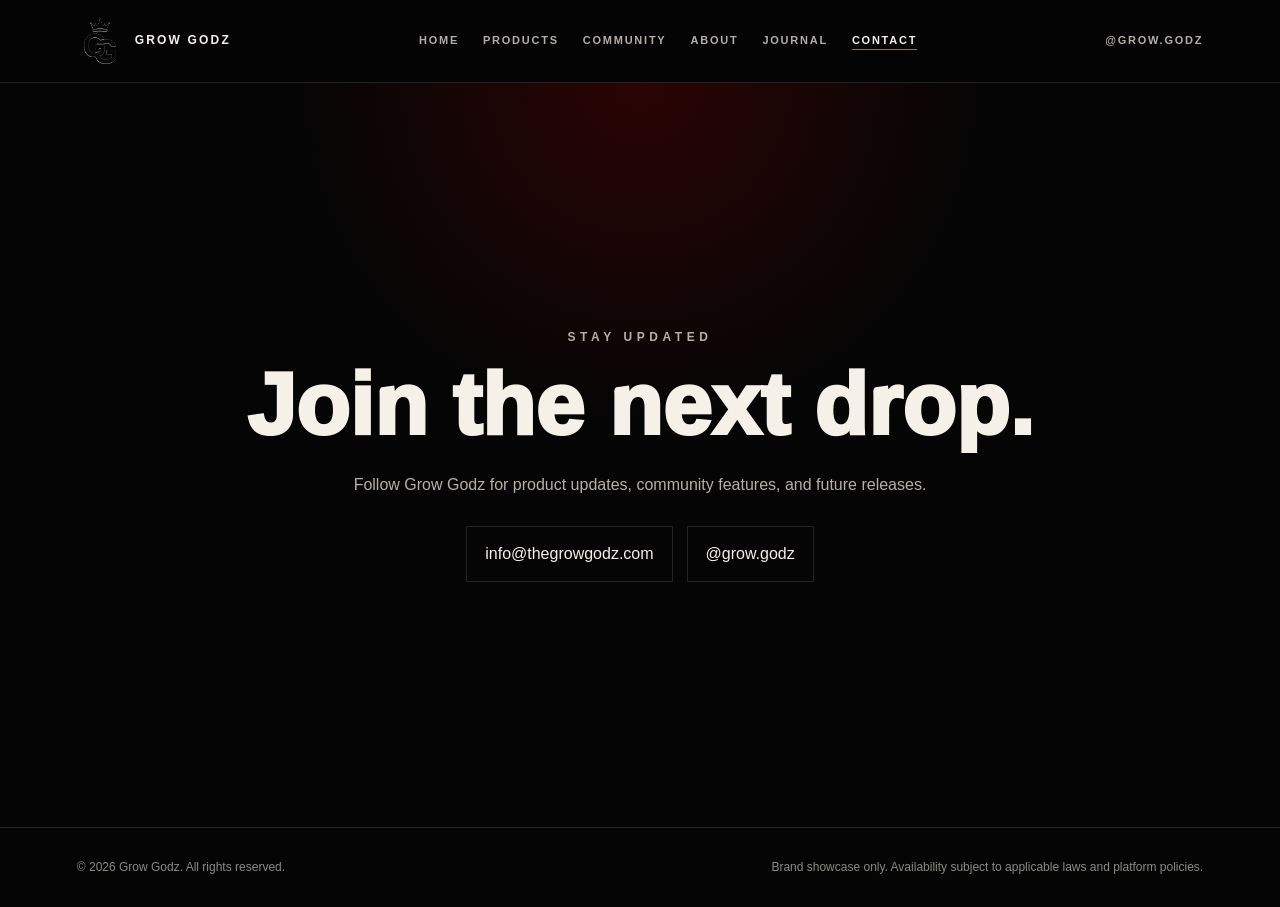
<file: contact.html>
<!DOCTYPE html>
<html lang="en">
<head>
  <meta charset="UTF-8" />
  <meta name="viewport" content="width=device-width, initial-scale=1.0" />
  <title>Contact | Grow Godz</title>
  <meta name="description" content="Contact Grow Godz for product updates, community features, and future releases." />
  <link rel="stylesheet" href="style.css" />
  <script src="navigation.js" defer></script>
</head>
<body class="contact-page">
  <header class="site-header">
    <a class="brand" href="index.html" aria-label="Grow Godz home">
      <img src="assets/images/webp/brand/grow-godz-crown-logo-white.webp" alt="Grow Godz crowned GG logo" />
      <span>Grow Godz</span>
    </a>

    <button class="nav-toggle" type="button" aria-expanded="false" aria-controls="site-navigation" aria-label="Open main navigation">
      <span class="nav-toggle-label">Menu</span>
      <span class="nav-toggle-icon" aria-hidden="true">
        <span></span>
        <span></span>
        <span></span>
      </span>
    </button>

    <nav class="nav" id="site-navigation" aria-label="Main navigation">
      <a href="index.html">Home</a>
      <a href="products.html">Products</a>
      <a href="community.html">Community</a>
      <a href="about.html">About</a>
      <a href="journal.html">Journal</a>
      <a href="contact.html" aria-current="page">Contact</a>
    </nav>

    <a class="ig-link" href="https://instagram.com/grow.godz" target="_blank" rel="noopener">@grow.godz</a>
  </header>

  <main>
    <section class="section contact contact-page-main" aria-labelledby="contact-title">
      <p class="eyebrow">Stay Updated</p>
      <h1 id="contact-title">Join the next drop.</h1>
      <p>Follow Grow Godz for product updates, community features, and future releases.</p>

      <div class="contact-links">
        <a href="mailto:info@thegrowgodz.com">info@thegrowgodz.com</a>
        <a href="https://instagram.com/grow.godz" target="_blank" rel="noopener">@grow.godz</a>
      </div>
    </section>
  </main>

  <footer>
    <p>&copy; 2026 Grow Godz. All rights reserved.</p>
    <p>Brand showcase only. Availability subject to applicable laws and platform policies.</p>
  </footer>
</body>
</html>
</file>
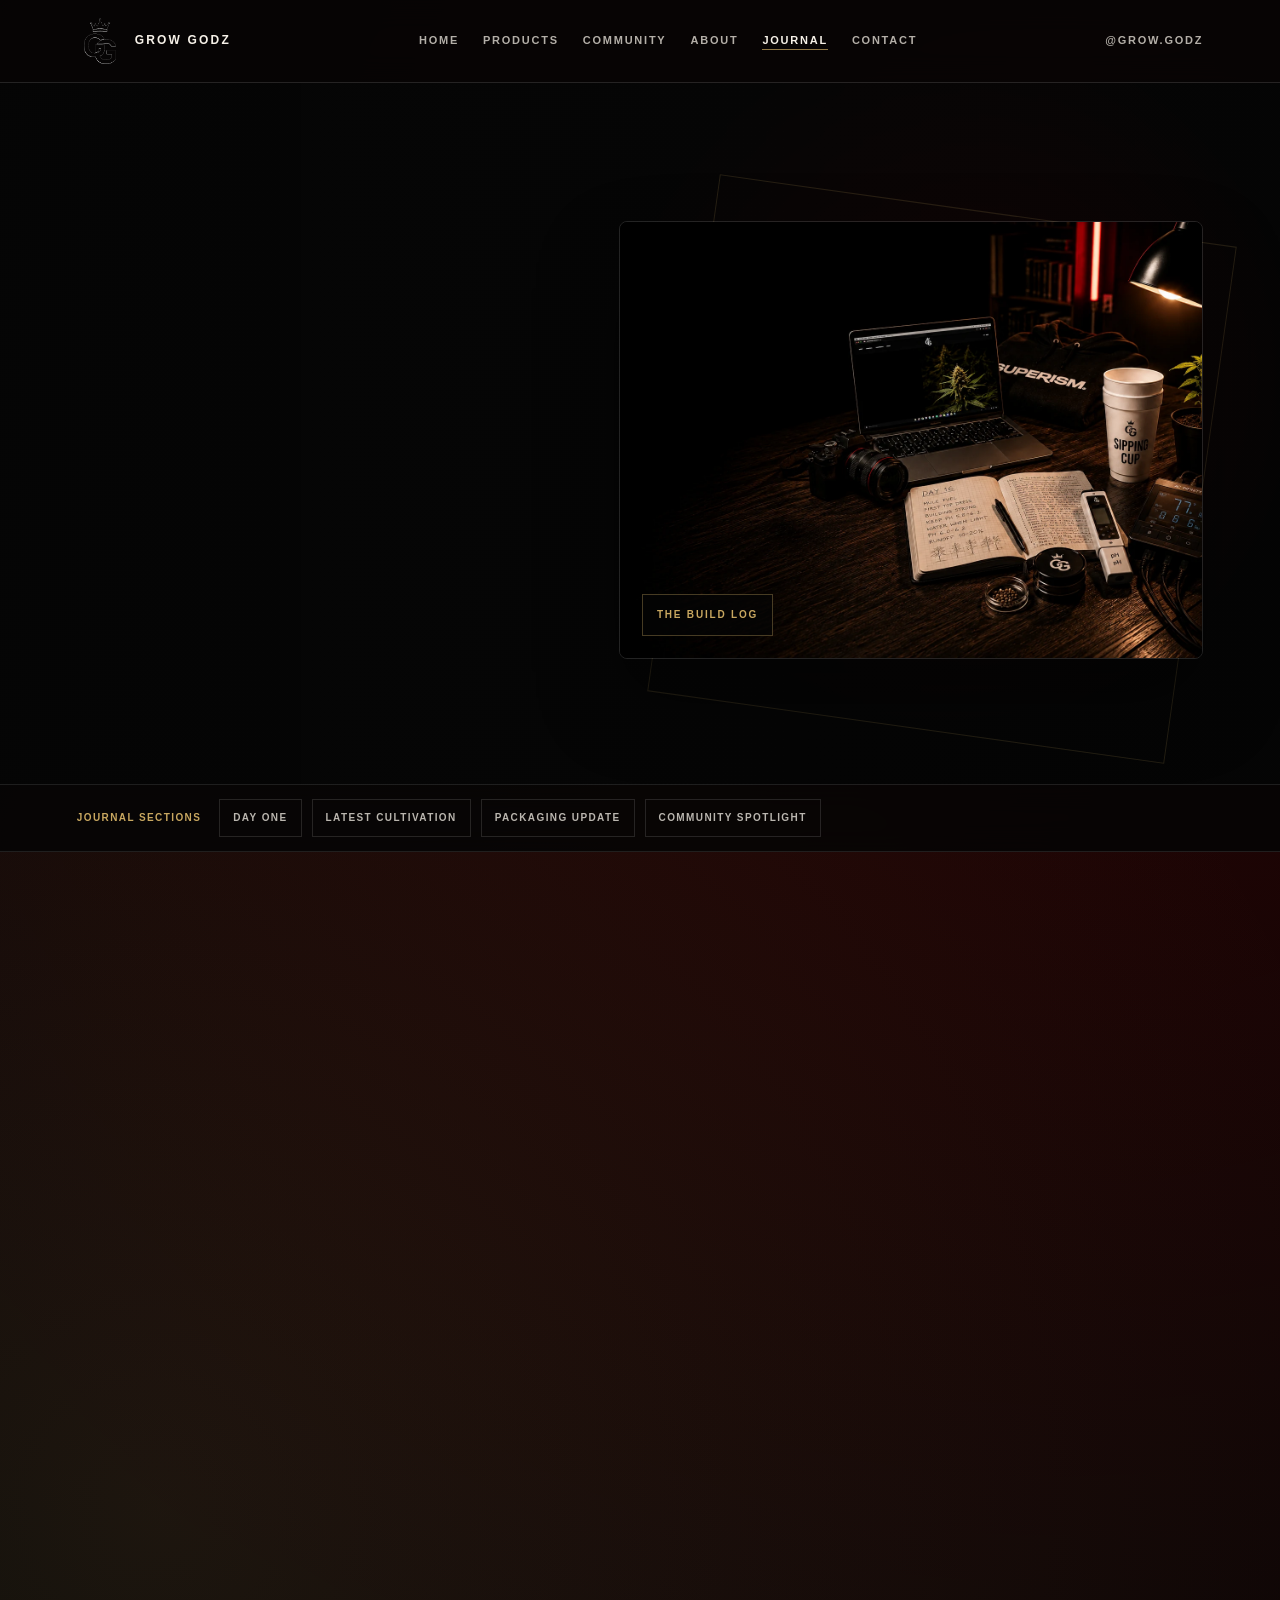
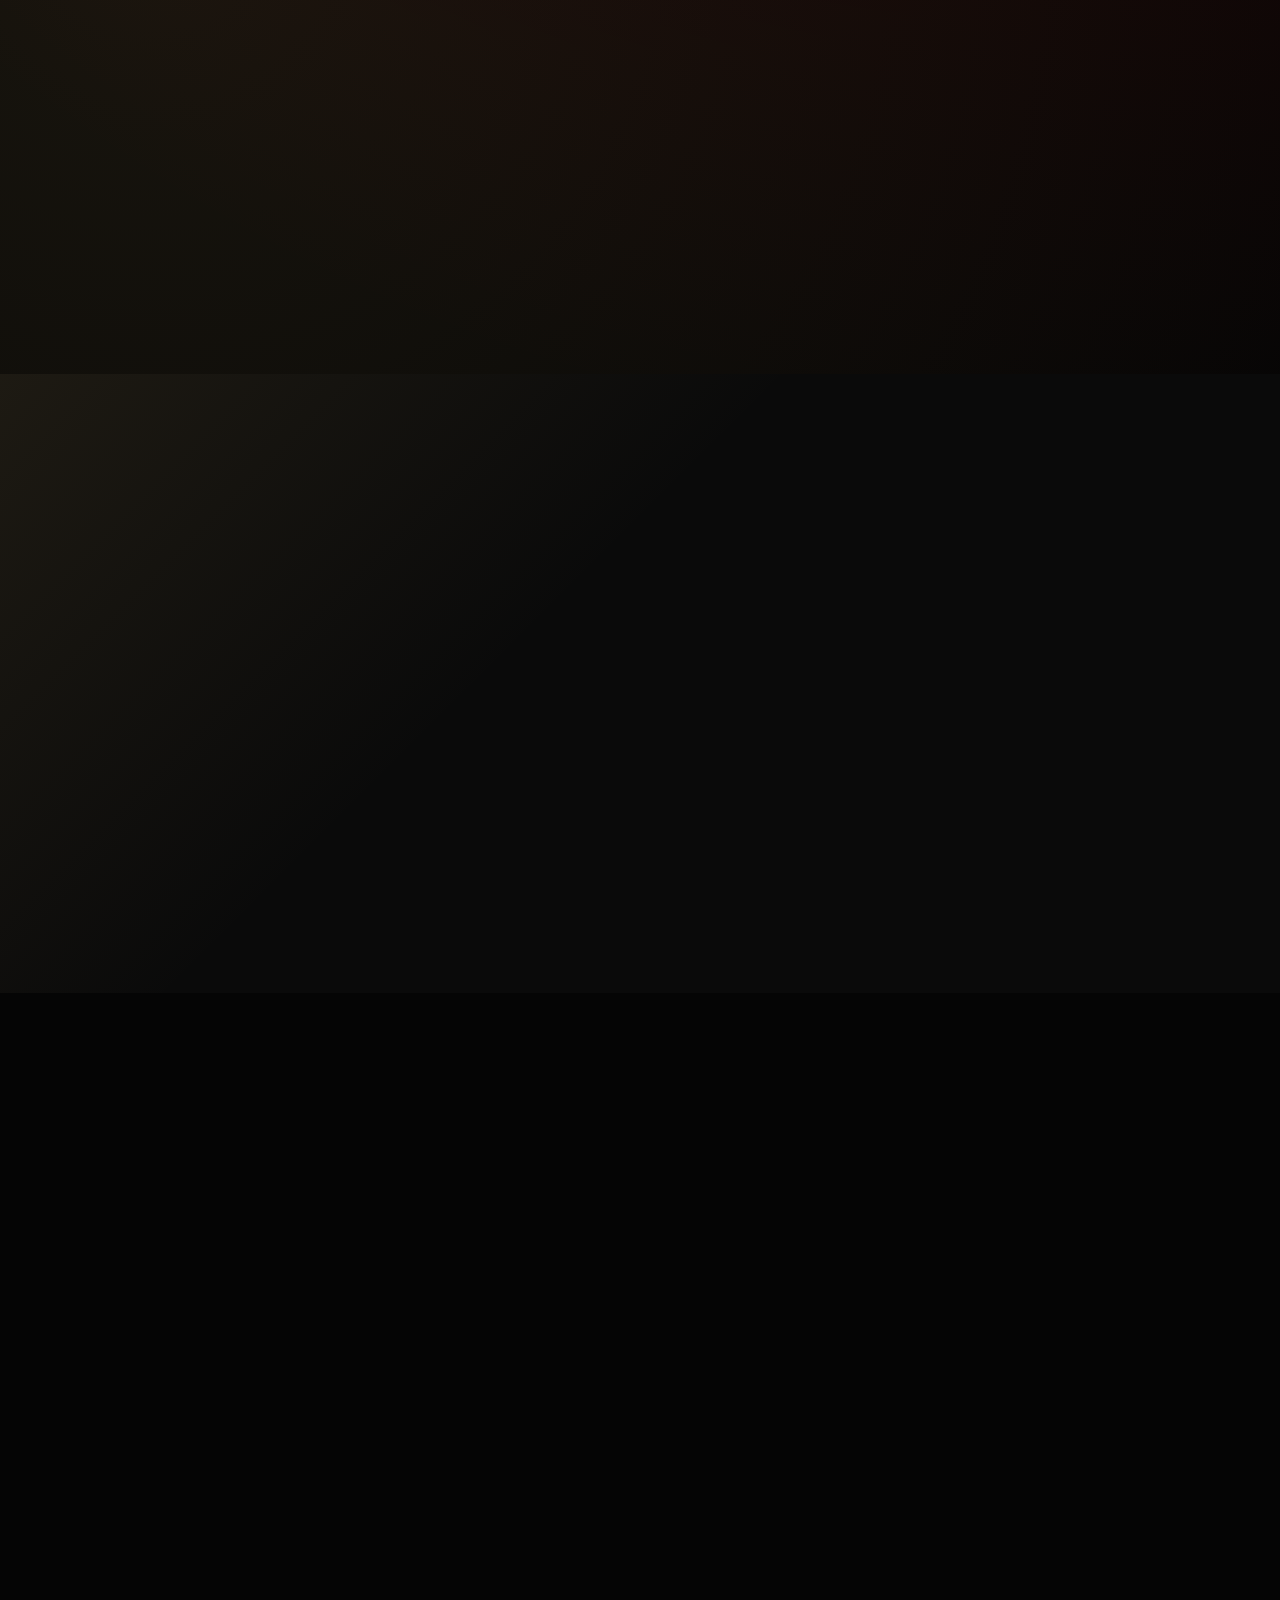
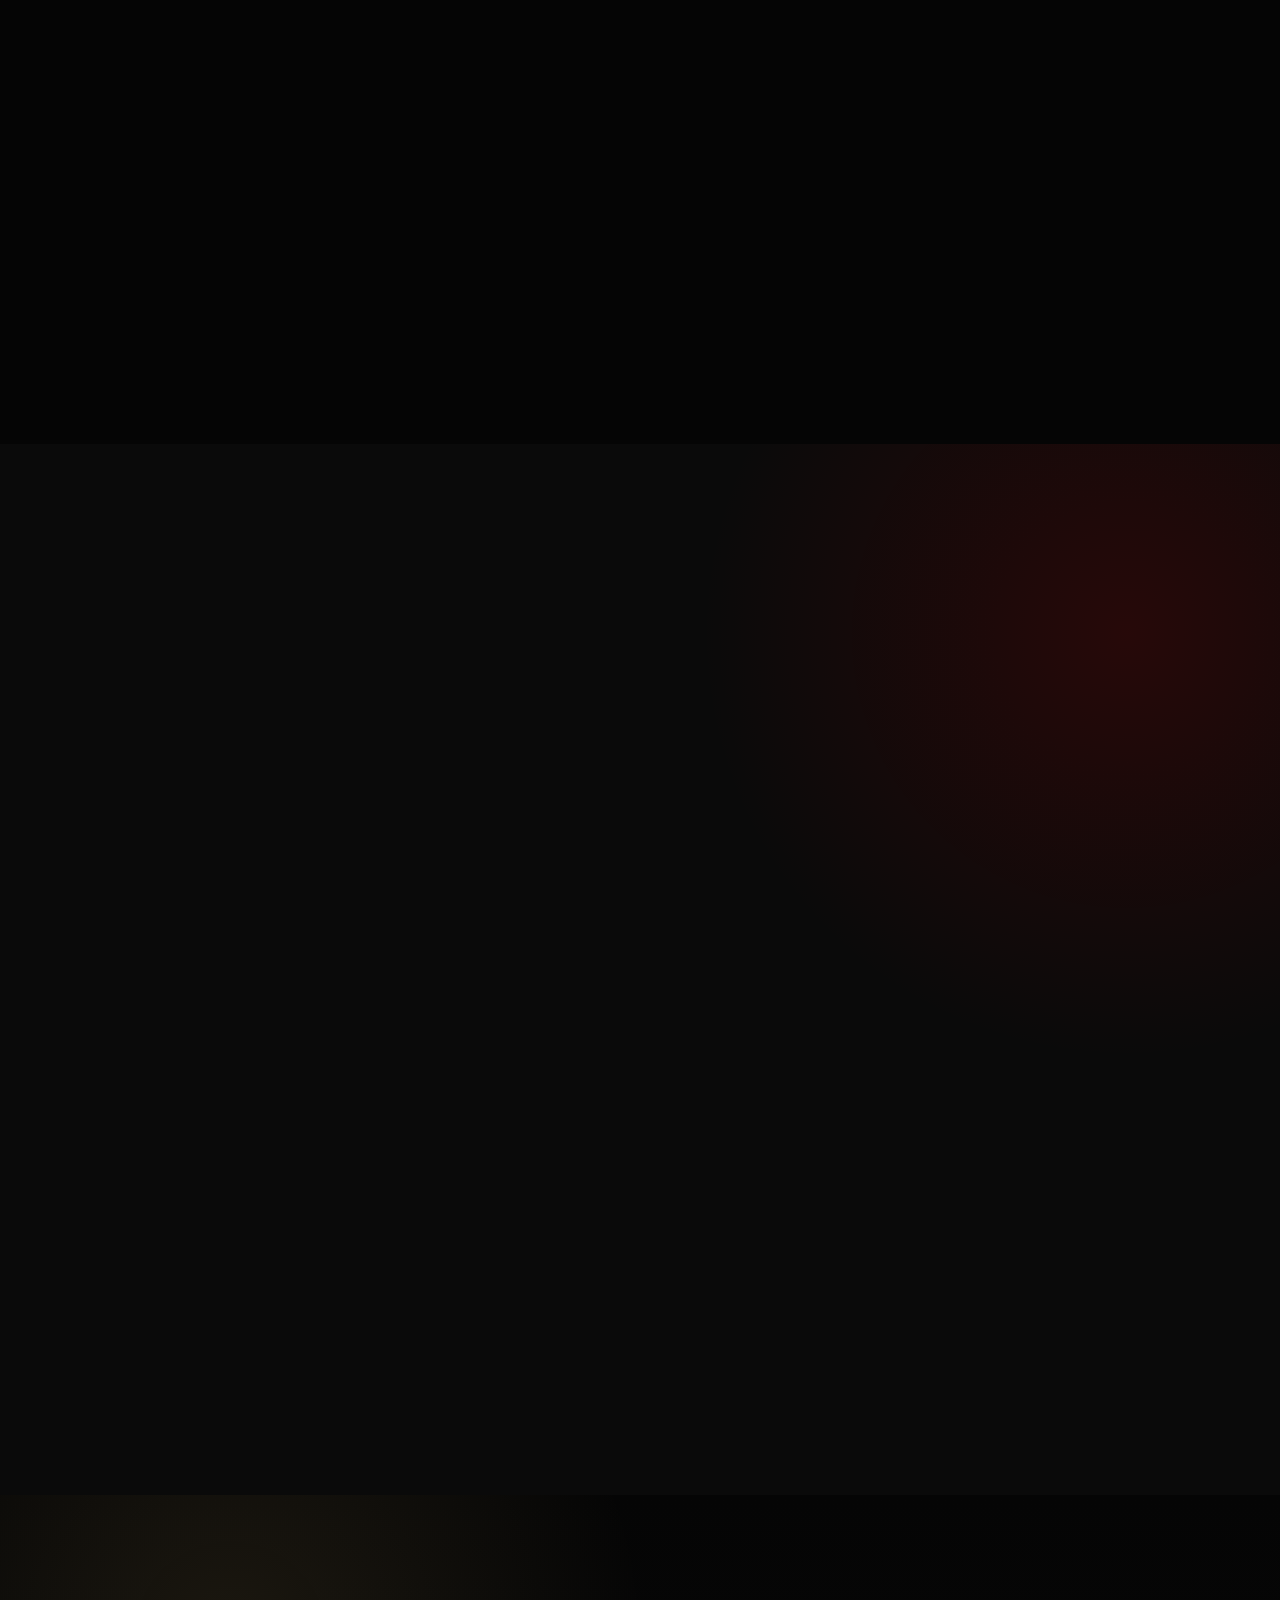
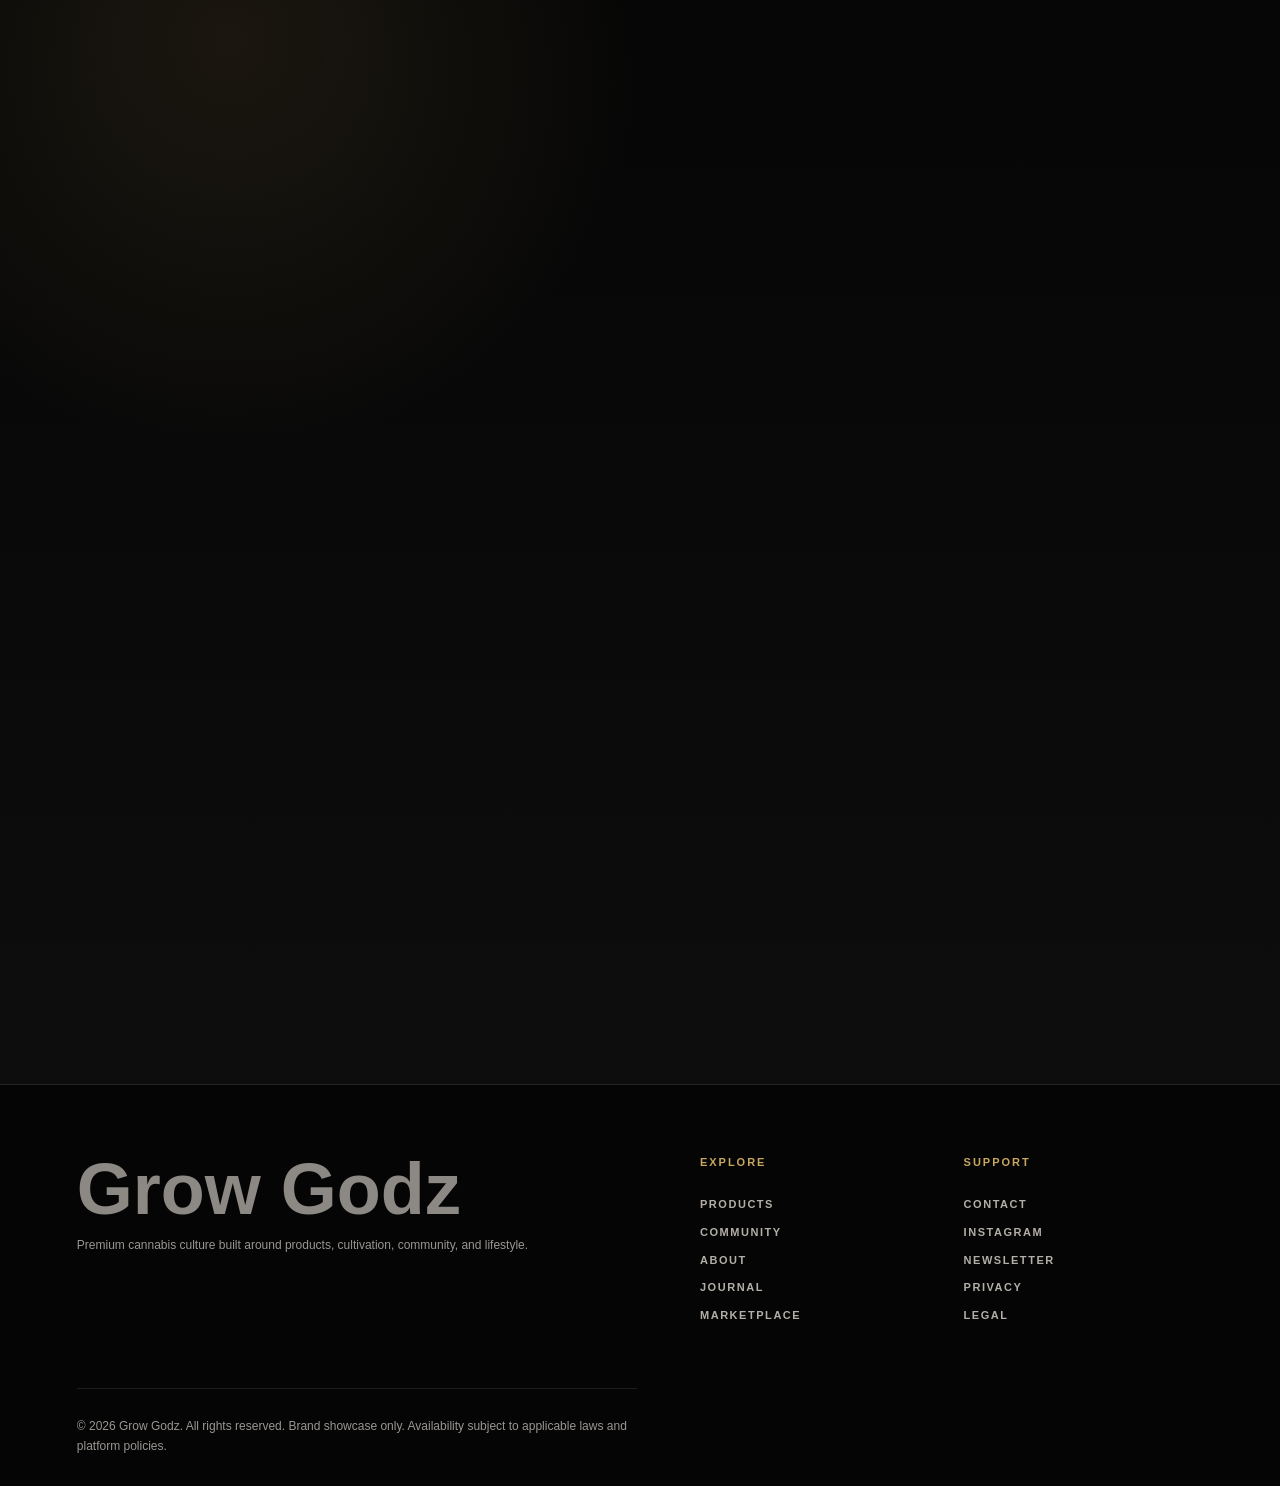
<file: journal.html>
<!DOCTYPE html>
<html lang="en">
<head>
  <meta charset="UTF-8" />
  <meta name="viewport" content="width=device-width, initial-scale=1.0" />
  <title>Journal | Grow Godz</title>
  <meta name="description" content="Grow Godz journal updates covering cultivation, packaging, community spotlights, and the brand build as it happens." />
  <link rel="stylesheet" href="style.css" />
  <script src="navigation.js" defer></script>
</head>
<body class="home-page journal-page">
  <header class="site-header">
    <a class="brand" href="index.html" aria-label="Grow Godz home">
      <img src="assets/images/webp/brand/grow-godz-crown-logo-white.webp" alt="Grow Godz crowned GG logo" />
      <span>Grow Godz</span>
    </a>

    <button class="nav-toggle" type="button" aria-expanded="false" aria-controls="site-navigation" aria-label="Open main navigation">
      <span class="nav-toggle-label">Menu</span>
      <span class="nav-toggle-icon" aria-hidden="true">
        <span></span>
        <span></span>
        <span></span>
      </span>
    </button>

    <nav class="nav" id="site-navigation" aria-label="Main navigation">
      <a href="index.html">Home</a>
      <a href="products.html">Products</a>
      <a href="community.html">Community</a>
      <a href="about.html">About</a>
      <a href="journal.html" aria-current="page">Journal</a>
      <a href="contact.html">Contact</a>
    </nav>

    <a class="ig-link" href="https://instagram.com/grow.godz" target="_blank" rel="noopener">@grow.godz</a>
  </header>

  <main>
    <section class="home-hero journal-hero">
      <div class="home-hero-copy reveal">
        <p class="eyebrow">Grow Godz Journal</p>
        <h1>The Build, Documented</h1>
        <p>Follow cultivation, packaging, community, and the brand build as it happens.</p>
        <div class="hero-actions">
          <a href="#day-one" class="btn primary">Read Day One</a>
          <a href="#cultivation" class="btn secondary">Explore Entries</a>
        </div>
      </div>

      <div class="community-hero-card journal-hero-card">
        <img src="assets/images/webp/lifestyle/grow-godz-cultivation-creative-workspace.webp" width="1536" height="1024" alt="Grow Godz cultivation journal and creative workspace" fetchpriority="high" />
      </div>
    </section>

    <nav class="journal-anchor-strip" aria-label="Journal sections">
      <span>Journal Sections</span>
      <a href="#day-one">Day One</a>
      <a href="#cultivation">Latest Cultivation</a>
      <a href="#packaging">Packaging Update</a>
      <a href="#community-spotlight">Community Spotlight</a>
    </nav>

    <section class="journal-feature-section" id="featured-story" aria-labelledby="featured-story-title">
      <div class="journal-section-heading reveal">
        <p class="eyebrow">Featured Story</p>
        <h2 id="featured-story-title">Day One: The Build Begins</h2>
        <p>The origin story of Grow Godz, from early vision to a documented brand build.</p>
      </div>

      <article class="featured-story-card reveal">
        <div class="featured-story-media">
          <img src="assets/images/webp/brand/grow-godz-black-gold-gallery-wall.webp" alt="Grow Godz black and gold brand gallery for the Day One origin story" loading="lazy" />
        </div>
        <div class="featured-story-copy">
          <small>Brand Story</small>
          <time datetime="2026-07-07">July 7, 2026</time>
          <h3>Day One: The Build Begins</h3>
          <p>
            Grow Godz starts as a full culture system: product concepts, cultivation documentation,
            packaging tests, apparel, and a community built to recognize the people doing the work.
            This first entry sets the tone for the build and the standard for what gets documented.
          </p>
          <a class="btn primary" href="#day-one">Read Day One</a>
        </div>
      </article>
    </section>

    <section class="journal-entry-full" id="day-one" aria-labelledby="day-one-title">
      <div class="journal-entry-wrap reveal">
        <p class="eyebrow">Full Entry</p>
        <h2 id="day-one-title">Day One: The Build Begins</h2>
        <p>
          Grow Godz is being built in public as more than a product shelf. The early vision connects
          syrup presentation, cultivation updates, posters, apparel, accessories, and community
          recognition into one premium cannabis culture platform.
        </p>
        <p>
          Day One is the marker: every grow note, packaging draft, lesson learned, and community
          feature becomes part of the record. The Journal is where that record lives.
        </p>
      </div>
    </section>

    <section class="journal-category-section" id="cultivation" aria-labelledby="cultivation-title">
      <div class="journal-section-heading reveal">
        <p class="eyebrow">Latest Cultivation</p>
        <h2 id="cultivation-title">Latest Cultivation</h2>
        <p>Grow updates, seedlings, mistakes, lessons learned, environment changes, and future harvest progress.</p>
      </div>

      <div class="journal-entry-grid">
        <article class="journal-card reveal">
          <div><img src="assets/images/webp/cultivation/grow-godz-trimmed-cannabis-harvest-closeup.webp" alt="Trimmed cannabis harvest progress" loading="lazy" /></div>
          <small>Grow Update</small>
          <h3>Tracking The First Runs</h3>
          <p>Early cultivation notes focus on plant health, consistency, and what each stage teaches before harvest.</p>
        </article>

        <article class="journal-card reveal">
          <div><img src="assets/images/webp/cultivation/grow-godz-frosted-indoor-cannabis-canopy.webp" alt="Frosted indoor cannabis canopy health feature" loading="lazy" /></div>
          <small>Lessons Learned</small>
          <h3>Mistakes Become Method</h3>
          <p>Every adjustment in feeding, airflow, light distance, and timing becomes part of the build log.</p>
        </article>

        <article class="journal-card reveal">
          <div><img src="assets/images/webp/cultivation/grow-godz-indoor-cannabis-grow-tent-setup.webp" alt="Indoor cannabis cultivation tent setup" loading="lazy" /></div>
          <small>Environment</small>
          <h3>Dialing In The Room</h3>
          <p>Setup changes, future harvest tracking, and environment upgrades will be documented here.</p>
        </article>
      </div>
    </section>

    <section class="journal-category-section journal-packaging-section" id="packaging" aria-labelledby="packaging-title">
      <div class="journal-section-heading reveal">
        <p class="eyebrow">Packaging Update</p>
        <h2 id="packaging-title">Packaging Update</h2>
        <p>Bottle concepts, labels, posters, apparel mockups, syrup presentation, and future product development.</p>
      </div>

      <div class="journal-entry-grid">
        <article class="journal-card reveal">
          <div><img src="assets/images/webp/products/superism-red-cannabis-syrup-bottle-studio.webp" alt="Superism Red cannabis syrup bottle packaging concept" loading="lazy" /></div>
          <small>Bottle Concepts</small>
          <h3>Superism Red Takes Shape</h3>
          <p>The red bottle anchors the syrup presentation with bold color, shelf presence, and brand recognition.</p>
        </article>

        <article class="journal-card reveal">
          <div><img src="assets/images/webp/products/superism-red-bottle-framed-wall-art.webp" alt="Framed Grow Godz Superism Red poster concept" loading="lazy" /></div>
          <small>Visual System</small>
          <h3>Posters, Labels, And Drops</h3>
          <p>Label ideas, poster language, and future drop visuals are tested as one connected brand system.</p>
        </article>

        <article class="journal-card reveal">
          <div><img src="assets/images/webp/lifestyle/grow-godz-superism-apparel-accessories-flat-lay.webp" alt="Grow Godz Superism apparel and accessories mockup" loading="lazy" /></div>
          <small>Apparel Mockups</small>
          <h3>Merch Joins The Build</h3>
          <p>Apparel and accessories extend the product world beyond bottles into daily culture and limited drops.</p>
        </article>
      </div>
    </section>

    <section class="journal-category-section community-spotlight-section" id="community-spotlight" aria-labelledby="community-spotlight-title">
      <div class="journal-section-heading reveal">
        <p class="eyebrow">Community Spotlight</p>
        <h2 id="community-spotlight-title">This Week's Featured Community Story</h2>
        <p>
          A curated spotlight section for selected community stories, growers, setups, comments, and submissions.
          Want to be featured? Submit your grow through the Community page.
        </p>
        <div class="hero-actions">
          <a href="community.html#submit" class="btn primary">Submit to Community</a>
          <a href="community.html" class="btn secondary">View Community</a>
        </div>
      </div>

      <div class="community-spotlight-grid">
        <a class="community-spotlight-card reveal" href="community.html#submit">
          <div><img src="assets/images/webp/cultivation/grow-godz-frosted-indoor-cannabis-canopy.webp" alt="Featured grower frosted cannabis canopy" loading="lazy" /></div>
          <small>Featured Grower</small>
          <h3>Grower In Focus</h3>
          <p>A selected grower story highlighting plant health, setup decisions, and the discipline behind the run.</p>
        </a>

        <a class="community-spotlight-card reveal" href="community.html">
          <div><img src="assets/images/webp/cultivation/grow-godz-cannabis-flower-hero-large-logo.webp" alt="Grow Godz community cannabis flower feature" loading="lazy" /></div>
          <small>Community Comment</small>
          <h3>From The Feed</h3>
          <p>Standout comments and community reactions become part of the weekly documentary record.</p>
        </a>

        <a class="community-spotlight-card reveal" href="community.html#submit">
          <div><img src="assets/images/webp/cultivation/grow-godz-indoor-cannabis-grow-tent-setup.webp" alt="Indoor grower setup question feature" loading="lazy" /></div>
          <small>Grower Question</small>
          <h3>Setup Notes</h3>
          <p>A featured question from a grower about equipment, environment, process, or next steps.</p>
        </a>
      </div>
    </section>
  </main>

  <footer class="site-footer">
    <div>
      <h2>Grow Godz</h2>
      <p>Premium cannabis culture built around products, cultivation, community, and lifestyle.</p>
    </div>
    <div class="footer-columns">
      <nav aria-label="Explore footer links">
        <h3>Explore</h3>
        <a href="products.html">Products</a>
        <a href="community.html">Community</a>
        <a href="about.html">About</a>
        <a href="journal.html">Journal</a>
        <a href="products.html#future-drops">Marketplace</a>
      </nav>
      <nav aria-label="Support footer links">
        <h3>Support</h3>
        <a href="contact.html">Contact</a>
        <a href="https://instagram.com/grow.godz" target="_blank" rel="noopener">Instagram</a>
        <a href="mailto:info@thegrowgodz.com?subject=Grow%20Godz%20Newsletter">Newsletter</a>
        <a href="privacy.html">Privacy</a>
        <a href="legal.html">Legal</a>
      </nav>
    </div>
    <p class="footer-legal">&copy; 2026 Grow Godz. All rights reserved. Brand showcase only. Availability subject to applicable laws and platform policies.</p>
  </footer>
</body>
</html>
</file>
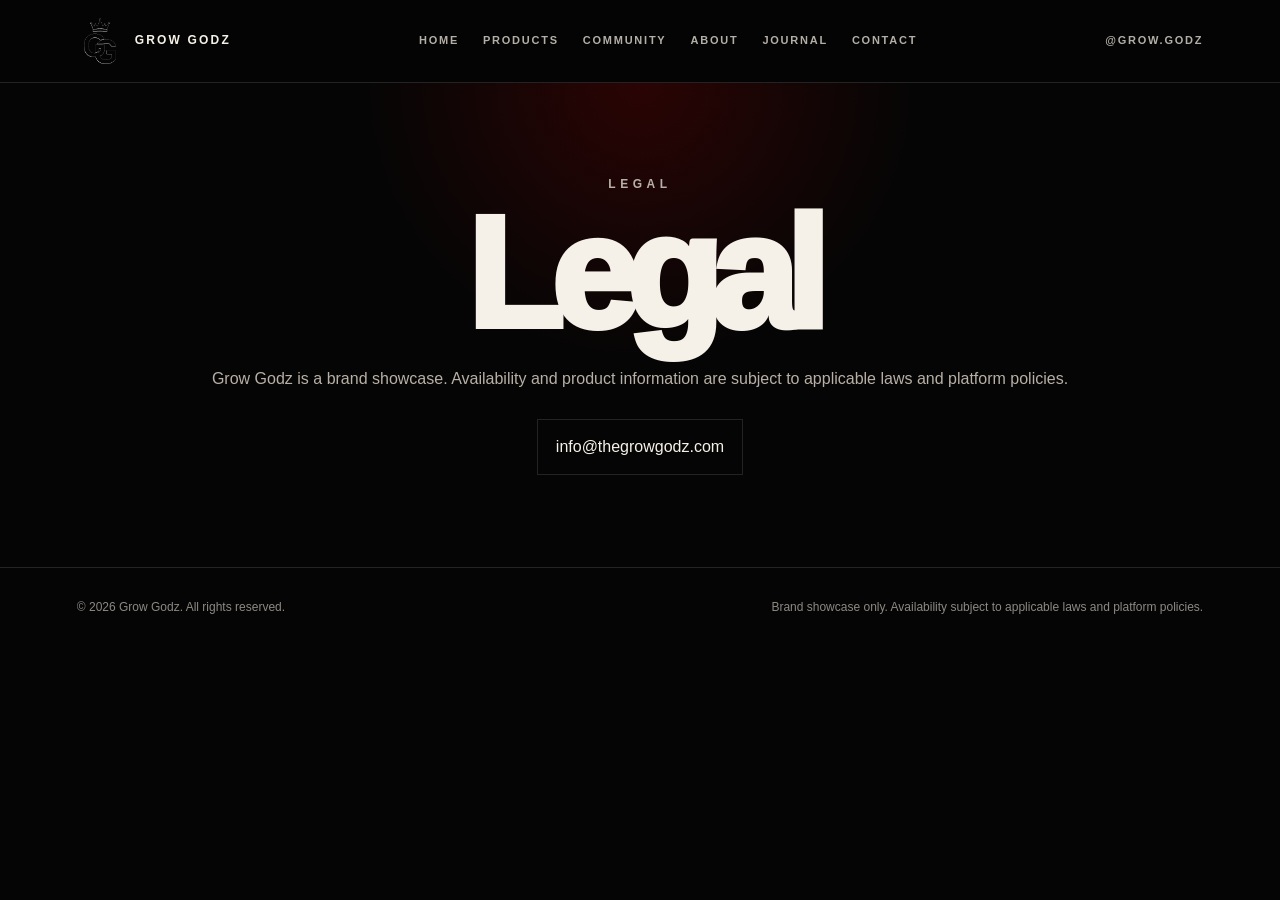
<file: legal.html>
<!DOCTYPE html>
<html lang="en">
<head>
  <meta charset="UTF-8" />
  <meta name="viewport" content="width=device-width, initial-scale=1.0" />
  <title>Legal | Grow Godz</title>
  <meta name="description" content="Grow Godz legal information." />
  <link rel="stylesheet" href="style.css" />
  <script src="navigation.js" defer></script>
</head>
<body>
  <header class="site-header">
    <a class="brand" href="index.html" aria-label="Grow Godz home">
      <img src="assets/images/webp/brand/grow-godz-crown-logo-white.webp" alt="Grow Godz crowned GG logo" />
      <span>Grow Godz</span>
    </a>

    <button class="nav-toggle" type="button" aria-expanded="false" aria-controls="site-navigation" aria-label="Open main navigation">
      <span class="nav-toggle-label">Menu</span>
      <span class="nav-toggle-icon" aria-hidden="true">
        <span></span>
        <span></span>
        <span></span>
      </span>
    </button>

    <nav class="nav" id="site-navigation" aria-label="Main navigation">
      <a href="index.html">Home</a>
      <a href="products.html">Products</a>
      <a href="community.html">Community</a>
      <a href="about.html">About</a>
      <a href="journal.html">Journal</a>
      <a href="contact.html">Contact</a>
    </nav>

    <a class="ig-link" href="https://instagram.com/grow.godz" target="_blank" rel="noopener">@grow.godz</a>
  </header>

  <main>
    <section class="section contact">
      <p class="eyebrow">Legal</p>
      <h1>Legal</h1>
      <p>Grow Godz is a brand showcase. Availability and product information are subject to applicable laws and platform policies.</p>
      <div class="contact-links">
        <a href="mailto:info@thegrowgodz.com">info@thegrowgodz.com</a>
      </div>
    </section>
  </main>

  <footer>
    <p>&copy; 2026 Grow Godz. All rights reserved.</p>
    <p>Brand showcase only. Availability subject to applicable laws and platform policies.</p>
  </footer>
</body>
</html>
</file>
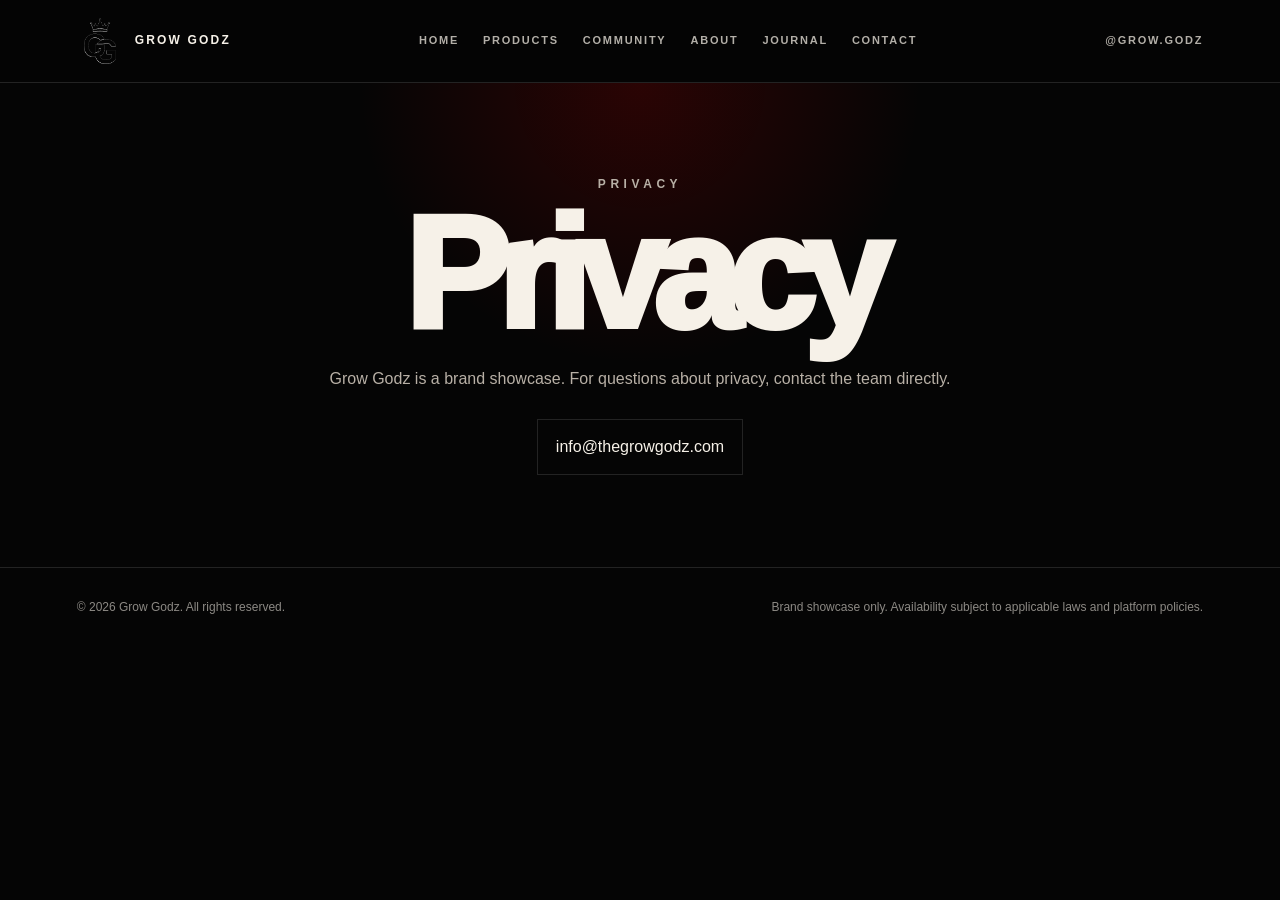
<file: privacy.html>
<!DOCTYPE html>
<html lang="en">
<head>
  <meta charset="UTF-8" />
  <meta name="viewport" content="width=device-width, initial-scale=1.0" />
  <title>Privacy | Grow Godz</title>
  <meta name="description" content="Grow Godz privacy information." />
  <link rel="stylesheet" href="style.css" />
  <script src="navigation.js" defer></script>
</head>
<body>
  <header class="site-header">
    <a class="brand" href="index.html" aria-label="Grow Godz home">
      <img src="assets/images/webp/brand/grow-godz-crown-logo-white.webp" alt="Grow Godz crowned GG logo" />
      <span>Grow Godz</span>
    </a>

    <button class="nav-toggle" type="button" aria-expanded="false" aria-controls="site-navigation" aria-label="Open main navigation">
      <span class="nav-toggle-label">Menu</span>
      <span class="nav-toggle-icon" aria-hidden="true">
        <span></span>
        <span></span>
        <span></span>
      </span>
    </button>

    <nav class="nav" id="site-navigation" aria-label="Main navigation">
      <a href="index.html">Home</a>
      <a href="products.html">Products</a>
      <a href="community.html">Community</a>
      <a href="about.html">About</a>
      <a href="journal.html">Journal</a>
      <a href="contact.html">Contact</a>
    </nav>

    <a class="ig-link" href="https://instagram.com/grow.godz" target="_blank" rel="noopener">@grow.godz</a>
  </header>

  <main>
    <section class="section contact">
      <p class="eyebrow">Privacy</p>
      <h1>Privacy</h1>
      <p>Grow Godz is a brand showcase. For questions about privacy, contact the team directly.</p>
      <div class="contact-links">
        <a href="mailto:info@thegrowgodz.com">info@thegrowgodz.com</a>
      </div>
    </section>
  </main>

  <footer>
    <p>&copy; 2026 Grow Godz. All rights reserved.</p>
    <p>Brand showcase only. Availability subject to applicable laws and platform policies.</p>
  </footer>
</body>
</html>
</file>
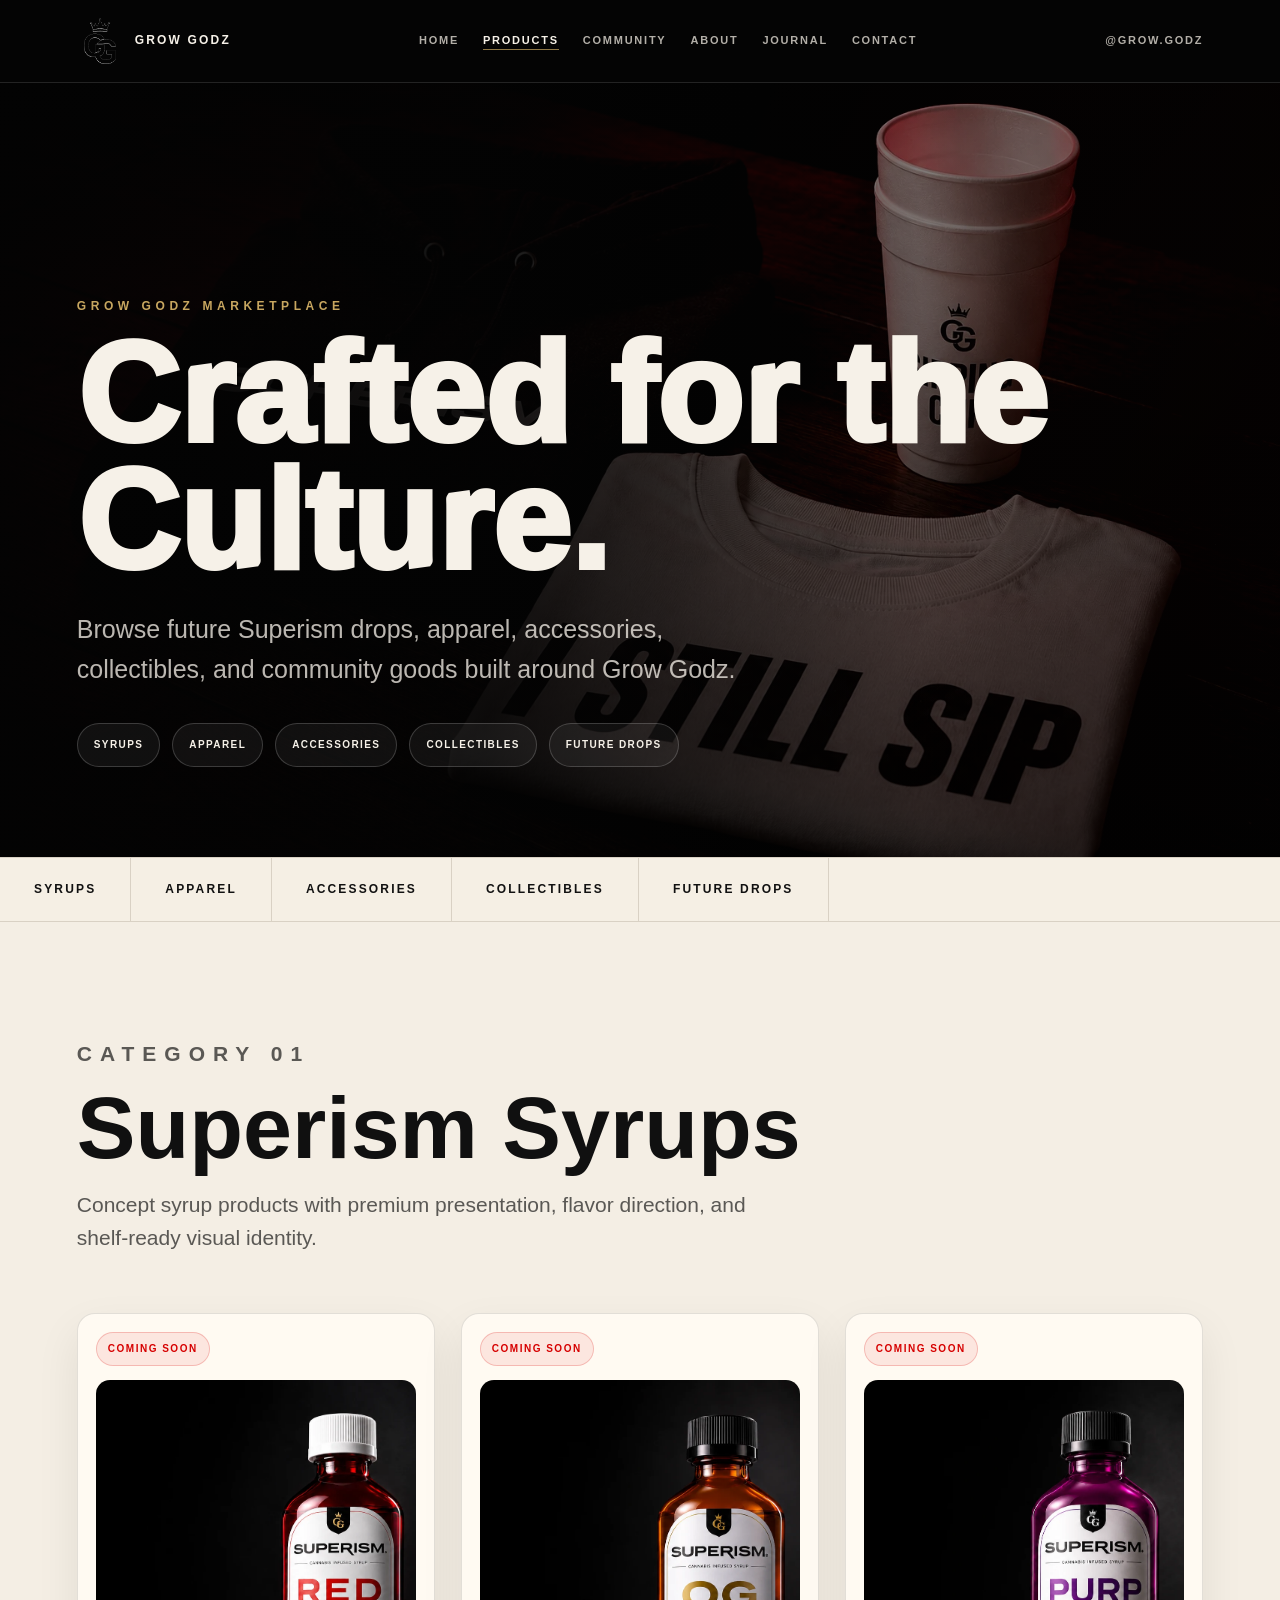
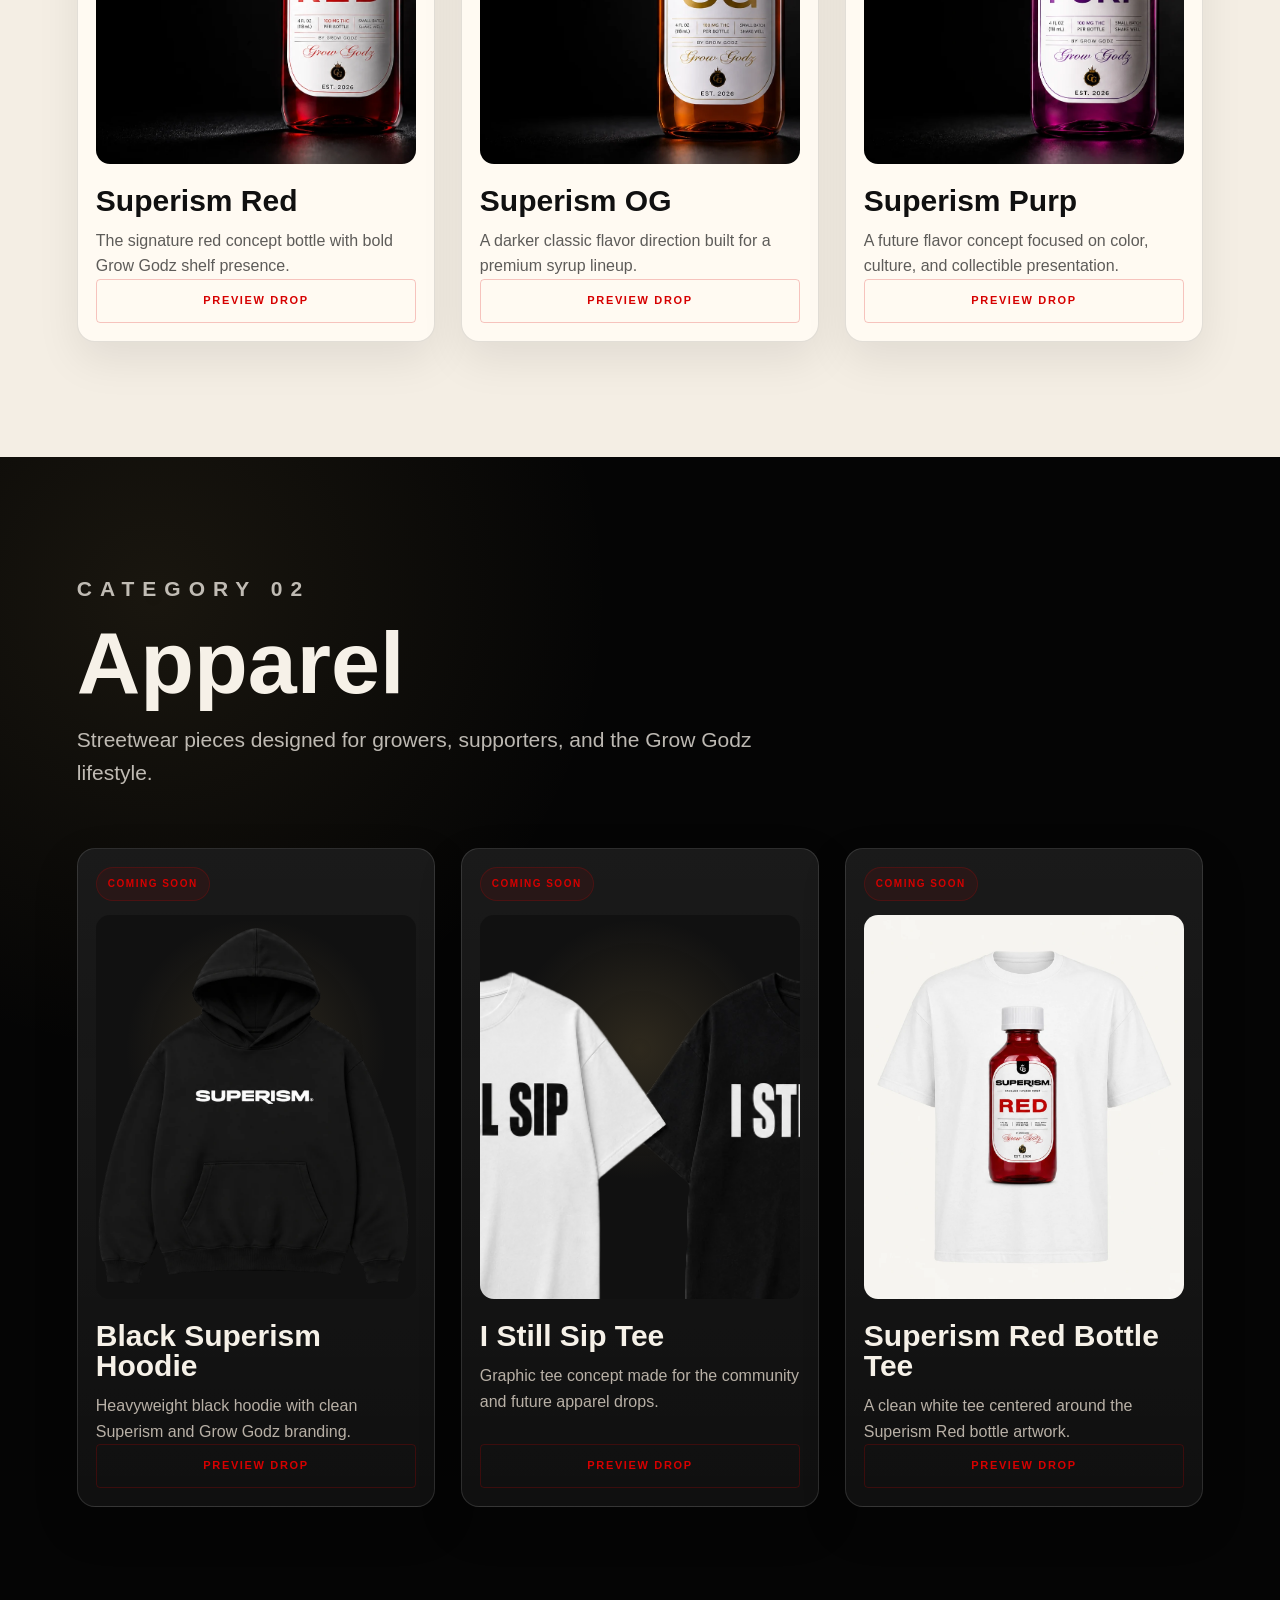
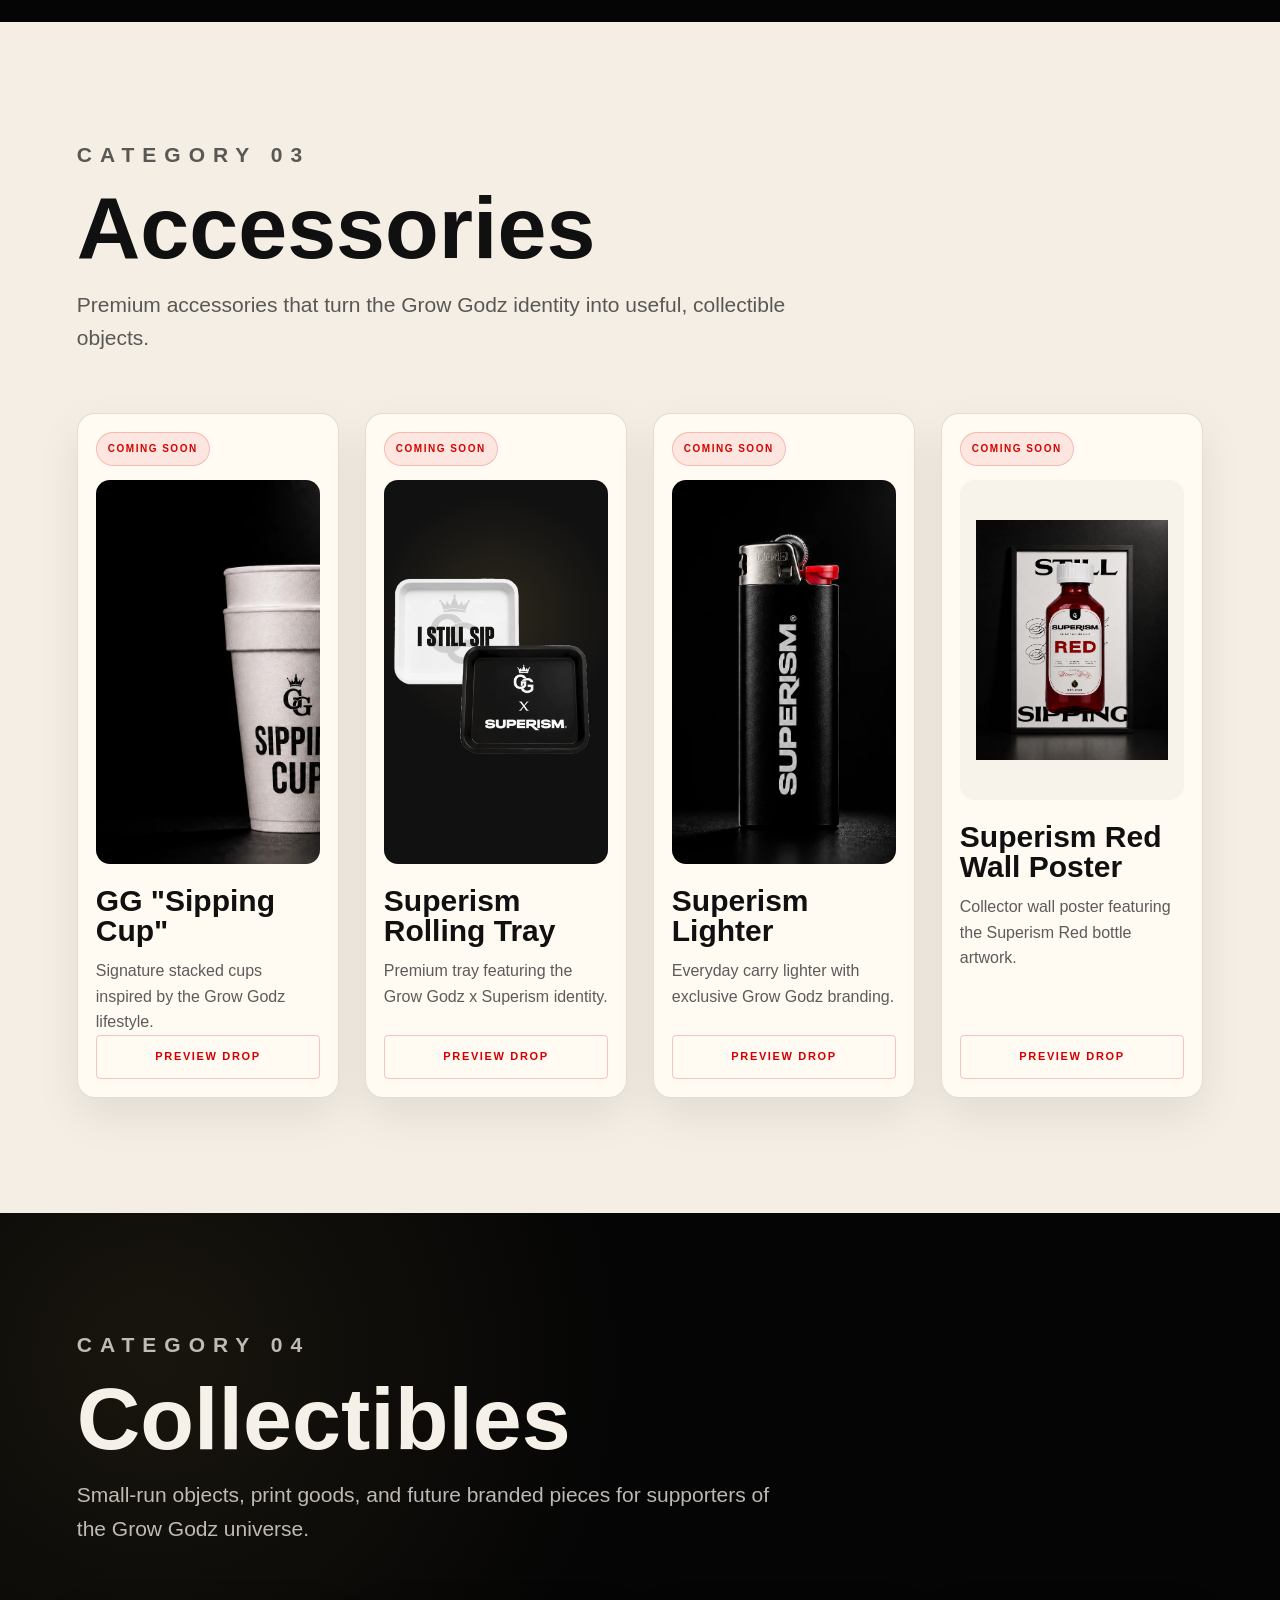
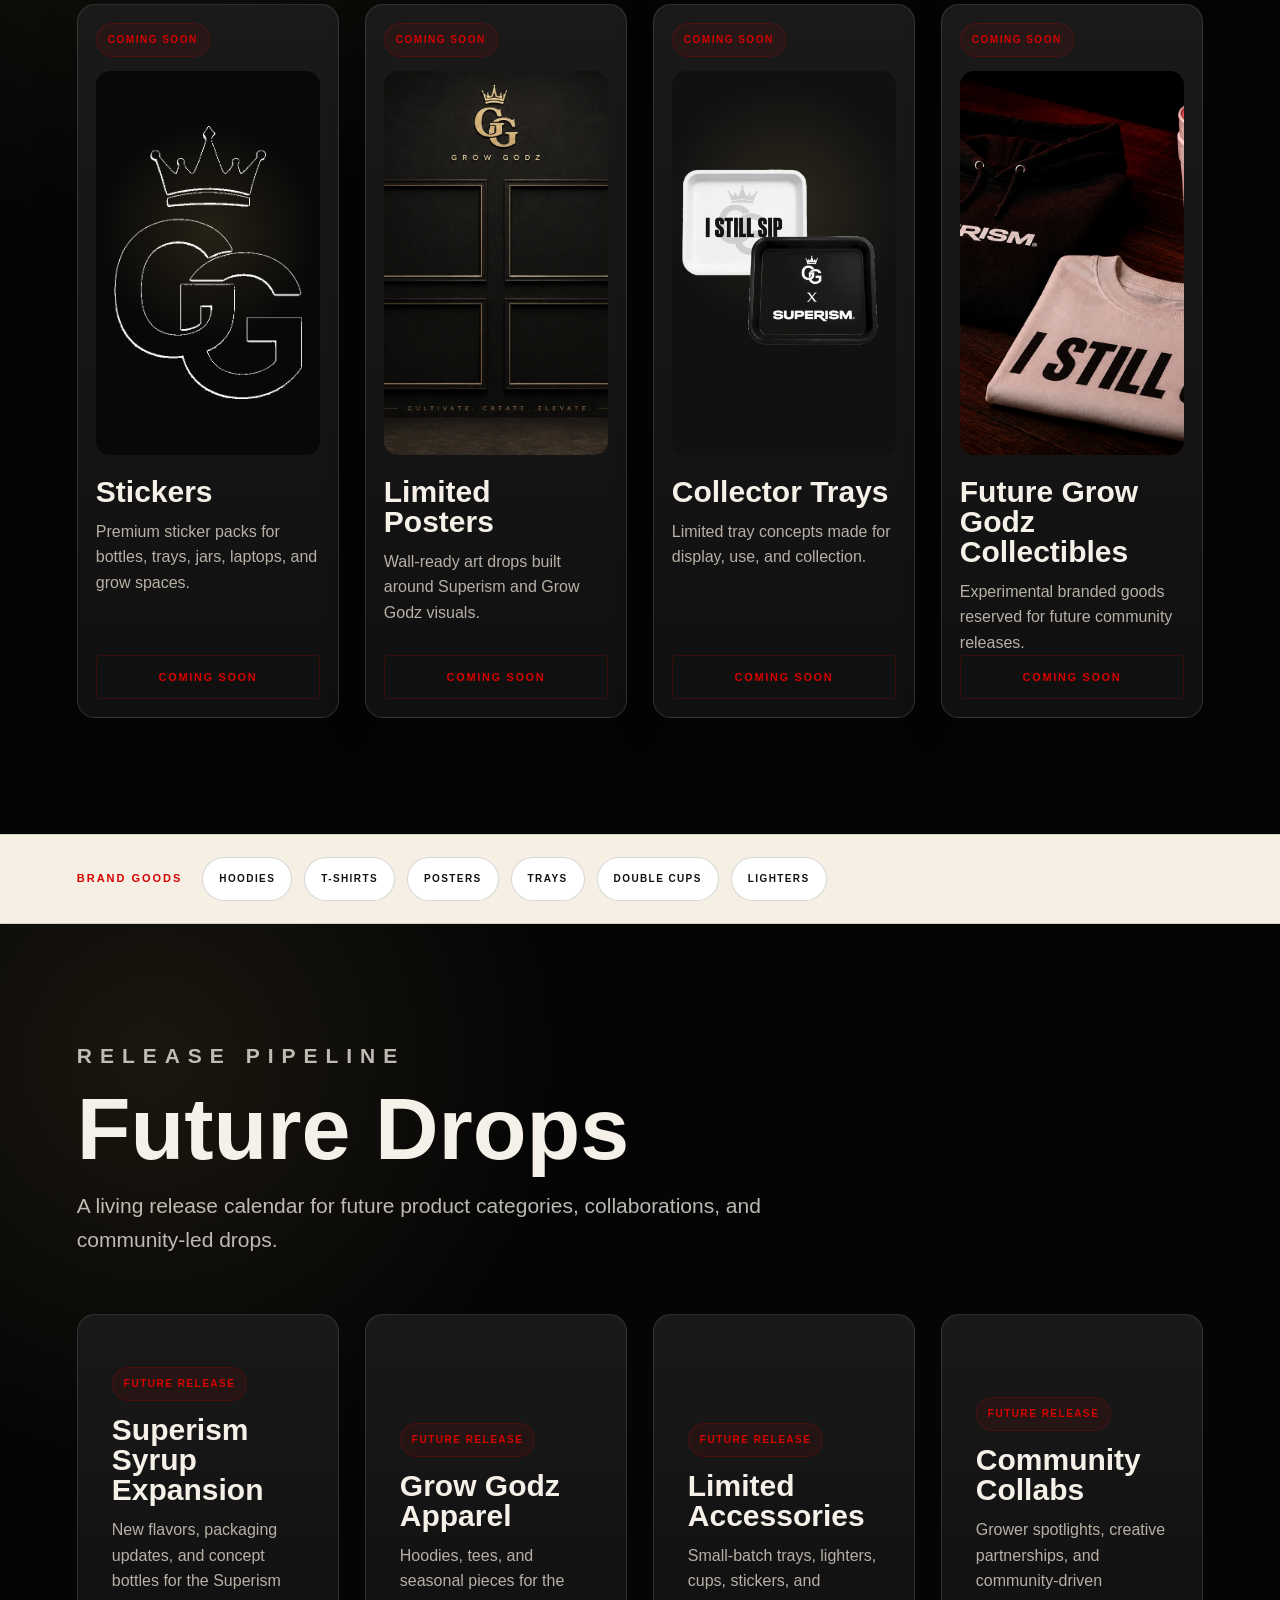
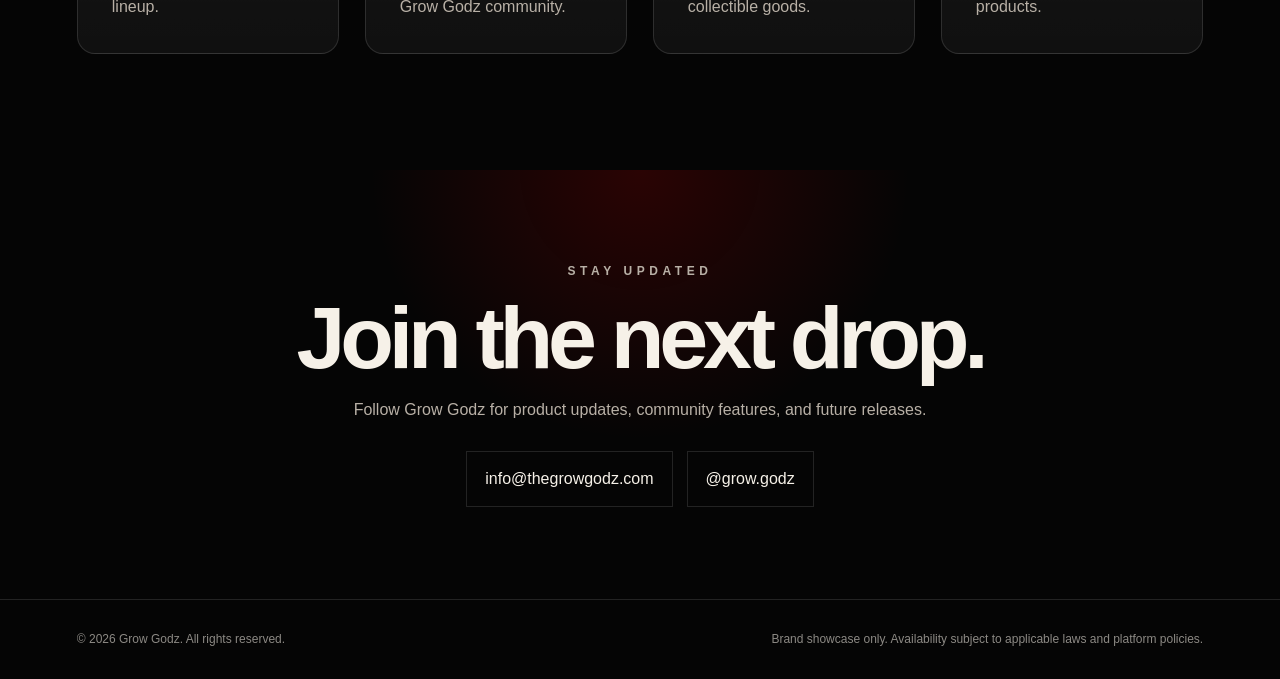
<file: products.html>
<!DOCTYPE html>
<html lang="en">
<head>
  <meta charset="UTF-8" />
  <meta name="viewport" content="width=device-width, initial-scale=1.0" />
  <title>Products | Grow Godz</title>
  <meta name="description" content="Grow Godz marketplace showroom for Superism syrups, apparel, accessories, collectibles, and future drops." />
  <link rel="stylesheet" href="style.css" />
  <script src="navigation.js" defer></script>
</head>
<body class="products-page marketplace-page">
  <header class="site-header">
    <a class="brand" href="index.html" aria-label="Grow Godz home">
      <img src="assets/images/webp/brand/grow-godz-crown-logo-white.webp" alt="Grow Godz crowned GG logo" />
      <span>Grow Godz</span>
    </a>

    <button class="nav-toggle" type="button" aria-expanded="false" aria-controls="site-navigation" aria-label="Open main navigation">
      <span class="nav-toggle-label">Menu</span>
      <span class="nav-toggle-icon" aria-hidden="true">
        <span></span>
        <span></span>
        <span></span>
      </span>
    </button>

    <nav class="nav" id="site-navigation" aria-label="Main navigation">
      <a href="index.html">Home</a>
      <a href="products.html" aria-current="page">Products</a>
      <a href="community.html">Community</a>
      <a href="about.html">About</a>
      <a href="journal.html">Journal</a>
      <a href="contact.html">Contact</a>
    </nav>

    <a class="ig-link" href="https://instagram.com/grow.godz" target="_blank" rel="noopener">@grow.godz</a>
  </header>

  <main>
    <!-- Marketplace hero: category buttons act like showroom filter tabs and jump to real sections. -->
    <section class="products-hero marketplace-hero">
      <div class="products-hero-media" aria-hidden="true">
        <img class="products-hero-scene" src="assets/images/webp/lifestyle/grow-godz-superism-apparel-accessories-flat-lay.webp" alt="" fetchpriority="high" />
      </div>

      <div class="products-hero-copy">
        <p class="eyebrow">Grow Godz Marketplace</p>
        <h1>Crafted for the Culture.</h1>
        <p>
          Browse future Superism drops, apparel, accessories, collectibles, and community goods built around Grow Godz.
        </p>

        <div class="marketplace-tabs" aria-label="Product categories">
          <a href="#syrups">Syrups</a>
          <a href="#apparel">Apparel</a>
          <a href="#accessories">Accessories</a>
          <a href="#collectibles">Collectibles</a>
          <a href="#future-drops">Future Drops</a>
        </div>
      </div>
    </section>

    <section class="ticker" aria-label="Marketplace categories">
      <span>Syrups</span>
      <span>Apparel</span>
      <span>Accessories</span>
      <span>Collectibles</span>
      <span>Future Drops</span>
    </section>

    <!-- Syrups section: visible concept products with contained bottle art. -->
    <section class="market-section cream-section" id="syrups">
      <div class="market-section-heading">
        <p class="eyebrow">Category 01</p>
        <h2>Superism Syrups</h2>
        <p>Concept syrup products with premium presentation, flavor direction, and shelf-ready visual identity.</p>
      </div>

      <div class="market-grid three-up">
        <article class="market-card">
          <span class="product-badge">Coming Soon</span>
          <div class="market-card-image"><img src="assets/images/webp/products/superism-red-cannabis-syrup-bottle-studio.webp" alt="Superism Red cannabis syrup bottle in a dark studio" /></div>
          <h3>Superism Red</h3>
          <p>The signature red concept bottle with bold Grow Godz shelf presence.</p>
          <a class="product-link" href="#future-drops">Preview Drop</a>
        </article>

        <article class="market-card">
          <span class="product-badge">Coming Soon</span>
          <div class="market-card-image"><img src="assets/images/webp/products/superism-og-cannabis-syrup-bottle-studio.webp" alt="Superism OG cannabis syrup bottle in a dark studio" /></div>
          <h3>Superism OG</h3>
          <p>A darker classic flavor direction built for a premium syrup lineup.</p>
          <a class="product-link" href="#future-drops">Preview Drop</a>
        </article>

        <article class="market-card">
          <span class="product-badge">Coming Soon</span>
          <div class="market-card-image"><img src="assets/images/webp/products/superism-purp-cannabis-syrup-bottle-studio.webp" alt="Superism Purp cannabis syrup bottle in a dark studio" /></div>
          <h3>Superism Purp</h3>
          <p>A future flavor concept focused on color, culture, and collectible presentation.</p>
          <a class="product-link" href="#future-drops">Preview Drop</a>
        </article>
      </div>
    </section>

    <!-- Apparel section: clothing gets its own strong marketplace row instead of only appearing in Brand Goods. -->
    <section class="market-section dark-section" id="apparel">
      <div class="market-section-heading">
        <p class="eyebrow">Category 02</p>
        <h2>Apparel</h2>
        <p>Streetwear pieces designed for growers, supporters, and the Grow Godz lifestyle.</p>
      </div>

      <div class="market-grid three-up">
        <article class="market-card">
          <span class="product-badge">Coming Soon</span>
          <div class="market-card-image"><img src="assets/images/webp/products/superism-black-logo-hoodie.webp" alt="Black Superism logo hoodie" /></div>
          <h3>Black Superism Hoodie</h3>
          <p>Heavyweight black hoodie with clean Superism and Grow Godz branding.</p>
          <a class="product-link" href="#future-drops">Preview Drop</a>
        </article>

        <article class="market-card">
          <span class="product-badge">Coming Soon</span>
          <div class="market-card-image"><img src="assets/images/webp/products/grow-godz-i-still-sip-tshirt-set.webp" alt="Grow Godz I Still Sip T-shirt collection" /></div>
          <h3>I Still Sip Tee</h3>
          <p>Graphic tee concept made for the community and future apparel drops.</p>
          <a class="product-link" href="#future-drops">Preview Drop</a>
        </article>

        <article class="market-card">
          <span class="product-badge">Coming Soon</span>
          <div class="market-card-image"><img src="assets/images/webp/products/superism-red-bottle-white-tshirt.webp" alt="White T-shirt with Superism Red bottle artwork" /></div>
          <h3>Superism Red Bottle Tee</h3>
          <p>A clean white tee centered around the Superism Red bottle artwork.</p>
          <a class="product-link" href="#future-drops">Preview Drop</a>
        </article>
      </div>
    </section>

    <!-- Accessories section: everyday lifestyle goods with a poster-specific no-crop treatment. -->
    <section class="market-section cream-section" id="accessories">
      <div class="market-section-heading">
        <p class="eyebrow">Category 03</p>
        <h2>Accessories</h2>
        <p>Premium accessories that turn the Grow Godz identity into useful, collectible objects.</p>
      </div>

      <div class="market-grid four-up">
        <article class="market-card">
          <span class="product-badge">Coming Soon</span>
          <div class="market-card-image"><img src="assets/images/webp/products/grow-godz-sipping-cup-studio.webp" alt="Grow Godz Sipping Cup double cup in a dark studio" /></div>
          <h3>GG "Sipping Cup"</h3>
          <p>Signature stacked cups inspired by the Grow Godz lifestyle.</p>
          <a class="product-link" href="#future-drops">Preview Drop</a>
        </article>

        <article class="market-card">
          <span class="product-badge">Coming Soon</span>
          <div class="market-card-image"><img src="assets/images/webp/products/grow-godz-superism-rolling-tray-set.webp" alt="Grow Godz and Superism rolling tray set" /></div>
          <h3>Superism Rolling Tray</h3>
          <p>Premium tray featuring the Grow Godz x Superism identity.</p>
          <a class="product-link" href="#future-drops">Preview Drop</a>
        </article>

        <article class="market-card">
          <span class="product-badge">Coming Soon</span>
          <div class="market-card-image"><img src="assets/images/webp/products/superism-black-lighter-studio.webp" alt="Black Superism lighter in a dark studio" /></div>
          <h3>Superism Lighter</h3>
          <p>Everyday carry lighter with exclusive Grow Godz branding.</p>
          <a class="product-link" href="#future-drops">Preview Drop</a>
        </article>

        <article class="market-card poster-card contain-media">
          <span class="product-badge">Coming Soon</span>
          <div class="market-card-image"><img src="assets/images/webp/products/superism-red-bottle-framed-wall-art.webp" alt="Framed Superism Red bottle wall art" /></div>
          <h3>Superism Red Wall Poster</h3>
          <p>Collector wall poster featuring the Superism Red bottle artwork.</p>
          <a class="product-link" href="#future-drops">Preview Drop</a>
        </article>
      </div>
    </section>

    <!-- Collectibles section: branded concept imagery for categories that can grow over time. -->
    <section class="market-section dark-section" id="collectibles">
      <div class="market-section-heading">
        <p class="eyebrow">Category 04</p>
        <h2>Collectibles</h2>
        <p>Small-run objects, print goods, and future branded pieces for supporters of the Grow Godz universe.</p>
      </div>

      <div class="market-grid four-up">
        <article class="market-card contain-media">
          <span class="product-badge">Coming Soon</span>
          <div class="market-card-image brand-mark-media"><img src="assets/images/webp/brand/grow-godz-crown-logo-white.webp" alt="Grow Godz crowned GG sticker artwork concept" /></div>
          <h3>Stickers</h3>
          <p>Premium sticker packs for bottles, trays, jars, laptops, and grow spaces.</p>
          <a class="product-link" href="#future-drops">Coming Soon</a>
        </article>

        <article class="market-card">
          <span class="product-badge">Coming Soon</span>
          <div class="market-card-image"><img src="assets/images/webp/brand/grow-godz-black-gold-gallery-wall.webp" alt="Grow Godz black and gold limited poster gallery wall" /></div>
          <h3>Limited Posters</h3>
          <p>Wall-ready art drops built around Superism and Grow Godz visuals.</p>
          <a class="product-link" href="#future-drops">Coming Soon</a>
        </article>

        <article class="market-card">
          <span class="product-badge">Coming Soon</span>
          <div class="market-card-image"><img src="assets/images/webp/products/grow-godz-superism-rolling-tray-set.webp" alt="Collector Grow Godz and Superism rolling trays" /></div>
          <h3>Collector Trays</h3>
          <p>Limited tray concepts made for display, use, and collection.</p>
          <a class="product-link" href="#future-drops">Coming Soon</a>
        </article>

        <article class="market-card">
          <span class="product-badge">Coming Soon</span>
          <div class="market-card-image"><img src="assets/images/webp/lifestyle/grow-godz-superism-apparel-accessories-flat-lay.webp" alt="Grow Godz Superism apparel and accessories collectible concepts" /></div>
          <h3>Future Grow Godz Collectibles</h3>
          <p>Experimental branded goods reserved for future community releases.</p>
          <a class="product-link" href="#future-drops">Coming Soon</a>
        </article>
      </div>
    </section>

    <!-- Brand Goods strip: preview strip only; apparel remains fully represented above. -->
    <section class="brand-goods-strip" aria-label="Brand goods preview">
      <span>Brand Goods</span>
      <a href="#apparel">Hoodies</a>
      <a href="#apparel">T-Shirts</a>
      <a href="#collectibles">Posters</a>
      <a href="#accessories">Trays</a>
      <a href="#accessories">Double Cups</a>
      <a href="#accessories">Lighters</a>
    </section>

    <!-- Future Drops section: release-calendar style pipeline instead of vague placeholders. -->
    <span class="anchor-target" id="future" aria-hidden="true"></span>
    <section class="market-section future-drops" id="future-drops">
      <div class="market-section-heading">
        <p class="eyebrow">Release Pipeline</p>
        <h2>Future Drops</h2>
        <p>A living release calendar for future product categories, collaborations, and community-led drops.</p>
      </div>

      <div class="future-drop-grid pipeline-grid">
        <article class="future-drop-card">
          <span class="product-badge">Future Release</span>
          <h3>Superism Syrup Expansion</h3>
          <p>New flavors, packaging updates, and concept bottles for the Superism lineup.</p>
        </article>

        <article class="future-drop-card">
          <span class="product-badge">Future Release</span>
          <h3>Grow Godz Apparel</h3>
          <p>Hoodies, tees, and seasonal pieces for the Grow Godz community.</p>
        </article>

        <article class="future-drop-card">
          <span class="product-badge">Future Release</span>
          <h3>Limited Accessories</h3>
          <p>Small-batch trays, lighters, cups, stickers, and collectible goods.</p>
        </article>

        <article class="future-drop-card">
          <span class="product-badge">Future Release</span>
          <h3>Community Collabs</h3>
          <p>Grower spotlights, creative partnerships, and community-driven products.</p>
        </article>
      </div>
    </section>

    <section class="section contact">
      <p class="eyebrow">Stay Updated</p>
      <h2>Join the next drop.</h2>
      <p>Follow Grow Godz for product updates, community features, and future releases.</p>

      <div class="contact-links">
        <a href="mailto:info@thegrowgodz.com">info@thegrowgodz.com</a>
        <a href="https://instagram.com/grow.godz" target="_blank" rel="noopener">@grow.godz</a>
      </div>
    </section>
  </main>

  <footer>
    <p>&copy; 2026 Grow Godz. All rights reserved.</p>
    <p>Brand showcase only. Availability subject to applicable laws and platform policies.</p>
  </footer>
</body>
</html>
</file>
<file: style.css>
* {
  box-sizing: border-box;
  margin: 0;
  padding: 0;
}

:root {
  --bg: #050505;
  --panel: #101010;
  --text: #f6f1e8;
  --muted: #b8b0a6;
  --red: #d60000;
  --gold: #c8a760;
  --cream: #f5efe4;
  --line: rgba(255,255,255,.12);
}

html {
  scroll-behavior: smooth;
}

body {
  font-family: Arial, Helvetica, sans-serif;
  background: var(--bg);
  color: var(--text);
  line-height: 1.6;
  overflow-x: hidden;
}

a {
  color: inherit;
  text-decoration: none;
}

.site-header {
  position: sticky;
  top: 0;
  z-index: 50;
  display: flex;
  align-items: center;
  justify-content: space-between;
  gap: 22px;
  padding: 18px 6vw;
  background: rgba(5,5,5,.88);
  backdrop-filter: blur(14px);
  border-bottom: 1px solid var(--line);
}

.brand {
  display: flex;
  align-items: center;
  gap: 12px;
  text-transform: uppercase;
  letter-spacing: .18em;
  font-size: 12px;
  font-weight: 800;
}

.brand img {
  width: 46px;
  height: 46px;
  object-fit: contain;
}

.nav,
.ig-link {
  display: flex;
  gap: 24px;
  text-transform: uppercase;
  letter-spacing: .16em;
  font-size: 11px;
  font-weight: 700;
}

.nav a,
.ig-link {
  color: rgba(246,241,232,.72);
}

.nav a:hover,
.ig-link:hover {
  color: var(--text);
}

.nav a[aria-current="page"] {
  color: var(--text);
  border-bottom: 1px solid rgba(200,167,96,.72);
}

.nav-toggle {
  display: none;
  align-items: center;
  justify-content: center;
  gap: 9px;
  height: 44px;
  padding: 0 11px 0 13px;
  border: 1px solid var(--line);
  background: transparent;
  color: var(--text);
  cursor: pointer;
}

.nav-toggle-label {
  text-transform: uppercase;
  letter-spacing: .16em;
  font-size: 10px;
  font-weight: 800;
  line-height: 1;
}

.nav-toggle-icon {
  display: block;
  flex: 0 0 20px;
  width: 20px;
}

.nav-toggle-icon > span {
  display: block;
  width: 100%;
  height: 1px;
  margin: 5px 0;
  background: currentColor;
  transition: transform .2s ease, opacity .2s ease;
}

.nav-toggle[aria-expanded="true"] .nav-toggle-icon > span:nth-child(1) {
  transform: translateY(6px) rotate(45deg);
}

.nav-toggle[aria-expanded="true"] .nav-toggle-icon > span:nth-child(2) {
  opacity: 0;
}

.nav-toggle[aria-expanded="true"] .nav-toggle-icon > span:nth-child(3) {
  transform: translateY(-6px) rotate(-45deg);
}

.nav-intro-pending .nav-toggle-label {
  opacity: 0;
}

.nav-toggle.nav-intro-active .nav-toggle-label {
  animation: navMenuLabelIntro 650ms ease-in-out both;
}

.nav-toggle.nav-intro-active .nav-toggle-icon {
  animation: navHamburgerIntro 650ms ease-in-out both;
}

@keyframes navMenuLabelIntro {
  from {
    opacity: 0;
    transform: translateX(5px);
  }

  to {
    opacity: 1;
    transform: translateX(0);
  }
}

@keyframes navHamburgerIntro {
  0%,
  100% {
    transform: translateX(0);
  }

  42% {
    transform: translateX(-5px);
  }
}

.nav-toggle:focus-visible,
.nav a:focus-visible {
  outline: 2px solid var(--gold);
  outline-offset: 4px;
}

.hero {
  min-height: 92vh;
  display: grid;
  grid-template-columns: 1fr 1fr;
  gap: 36px;
  align-items: center;
  padding: 78px 6vw 72px;
  background:
    radial-gradient(circle at 72% 48%, rgba(214,0,0,.26), transparent 33%),
    radial-gradient(circle at 10% 10%, rgba(200,167,96,.08), transparent 28%),
    linear-gradient(135deg, #030303, #0d0d0d 50%, #120000);
}

.eyebrow {
  color: var(--gold);
  text-transform: uppercase;
  letter-spacing: .38em;
  font-size: 12px;
  font-weight: 800;
  margin-bottom: 16px;
}

h1 {
  font-size: clamp(64px, 13vw, 158px);
  line-height: .82;
  letter-spacing: -.08em;
  font-weight: 950;
  margin-bottom: 26px;
}

.lead {
  max-width: 560px;
  color: var(--muted);
  font-size: clamp(18px, 2vw, 24px);
  margin-bottom: 34px;
}

.hero-actions {
  display: flex;
  gap: 14px;
  flex-wrap: wrap;
}

.btn {
  display: inline-flex;
  align-items: center;
  justify-content: center;
  min-height: 48px;
  padding: 0 22px;
  border: 1px solid var(--line);
  text-transform: uppercase;
  letter-spacing: .16em;
  font-size: 11px;
  font-weight: 900;
  transition: .2s ease;
}

.btn.primary {
  background: var(--red);
  border-color: var(--red);
  color: #fff;
}

.btn.secondary {
  background: transparent;
}

.btn:hover {
  transform: translateY(-2px);
}

.community-hero-card {
  position: relative;
  width: 100%;
  max-width: 760px;
  aspect-ratio: 4 / 3;
  border: 1px solid rgba(255,255,255,.12);
  overflow: hidden;
  box-shadow: 0 40px 80px rgba(0,0,0,.45);
}

.community-hero-card img {
  width: 100%;
  height: 100%;
  object-fit: cover;
  object-position: center;
  display: block;
}

.hero-showcase {
  position: relative;
  min-height: 700px;
  display: grid;
  place-items: center;
}

.orb {
  position: absolute;
  width: min(78vw, 640px);
  height: min(78vw, 640px);
  border-radius: 999px;
  filter: blur(3px);
  background: radial-gradient(circle, rgba(214,0,0,.34), rgba(214,0,0,.08) 48%, transparent 70%);
}

.bottle-stack {
  position: relative;
  width: min(760px, 92vw);
  height: 700px;
}

.hero-bottle {
  position: absolute;
  left: 50%;
  top: 50%;
  width: 560px;
  transform: translate(-50%, -50%);
  filter: drop-shadow(0 42px 46px rgba(0,0,0,.85));
  z-index: 3;
}

.ghost-bottle {
  position: absolute;
  width: 285px;
  height: auto;
  object-fit: contain;
  border: 1px solid rgba(255,255,255,.17);
  border-radius: 32px;
  background: linear-gradient(180deg, rgba(255,255,255,.08), rgba(255,255,255,.02));
  filter: drop-shadow(0 28px 30px rgba(0,0,0,.65));
  z-index: 2;
}

.ghost-og {
  left: 10px;
  top: 150px;
  transform: rotate(-14deg);
}

.ghost-purp {
  right: 10px;
  top: 150px;
  transform: rotate(14deg);
}

.ticker {
  display: flex;
  overflow-x: auto;
  background: var(--cream);
  color: #111;
  border-top: 1px solid #d9d1c4;
  border-bottom: 1px solid #d9d1c4;
}

.ticker span {
  min-width: max-content;
  padding: 22px 34px;
  border-right: 1px solid #d9d1c4;
  text-transform: uppercase;
  letter-spacing: .18em;
  font-size: 12px;
  font-weight: 900;
}

.section {
  padding: 92px 6vw;
}

.section-heading {
  max-width: 820px;
  margin-bottom: 34px;
}

.section-heading.center {
  margin-left: auto;
  margin-right: auto;
  text-align: center;
}

h2 {
  font-size: clamp(42px, 7vw, 88px);
  line-height: .94;
  letter-spacing: -.06em;
  margin-bottom: 18px;
}

h3 {
  font-size: 30px;
  line-height: 1;
  margin-bottom: 12px;
}

.collections {
  background: #080808;
}

.collection-grid,
.product-grid,
.journal-grid {
  display: grid;
  grid-template-columns: repeat(3, 1fr);
  gap: 18px;
}

.collection-grid article,
.journal-grid article {
  background: var(--panel);
  border: 1px solid var(--line);
  padding: 28px;
  min-height: 240px;
}

.collection-grid span,
.journal-grid small,
.tag {
  display: inline-block;
  color: var(--red);
  text-transform: uppercase;
  letter-spacing: .22em;
  font-size: 11px;
  font-weight: 900;
  margin-bottom: 24px;
}

.collection-grid p,
.products p,
.journal p,
.story p,
.contact p {
  color: var(--muted);
}

.products {
  background: var(--cream);
  color: #101010;
}

.products .eyebrow {
  color: var(--red);
}

.product-grid {
  margin-top: 42px;
}

.product-card {
  background: #fff;
  border: 1px solid #ddd3c4;
  padding: 22px;
  min-height: 620px;
  display: flex;
  flex-direction: column;
}

.product-image,
.product-placeholder {
  height: 360px;
  display: grid;
  place-items: center;
  margin-bottom: 24px;
  background: linear-gradient(135deg, #f7f0e5, #ece2d3);
  border: 1px solid #ded4c6;
  overflow: hidden;
}

.product-image img {
  width: 100%;
  height: 100%;
  object-fit: cover;
  display: block;
}

.community-page .product-image img {
  max-width: 100%;
  max-height: 100%;
  min-width: 0;
  min-height: 0;
  object-fit: contain;
  padding: 10px;
}

.product-placeholder {
  font-size: 70px;
  font-weight: 950;
  letter-spacing: -.08em;
}

.product-card.og .product-placeholder {
  color: #b8924b;
  background: linear-gradient(135deg, #111, #2a2112);
}

.product-card.purp .product-placeholder {
  color: #cfa6ff;
  background: linear-gradient(135deg, #12071f, #2b0a4d);
}

.product-card a {
  margin-top: auto;
  color: var(--red);
  text-transform: uppercase;
  letter-spacing: .16em;
  font-size: 12px;
  font-weight: 900;
}

.story {
  display: grid;
  grid-template-columns: .85fr 1.15fr;
  gap: 46px;
  align-items: start;
  background: radial-gradient(circle at 18% 12%, rgba(214,0,0,.14), transparent 28%), #050505;
}

.story p {
  font-size: clamp(18px, 2vw, 24px);
}

.journal {
  background: #0a0a0a;
}

.contact {
  text-align: center;
  background: radial-gradient(circle at 50% 0%, rgba(214,0,0,.18), transparent 35%), #050505;
}

.contact h2 {
  margin-left: auto;
  margin-right: auto;
  max-width: 900px;
}

.contact-links {
  display: flex;
  justify-content: center;
  gap: 14px;
  flex-wrap: wrap;
  margin-top: 28px;
}

.contact-links a {
  border: 1px solid var(--line);
  padding: 14px 18px;
  color: var(--text);
}

footer {
  display: flex;
  justify-content: space-between;
  gap: 18px;
  padding: 30px 6vw;
  color: rgba(246,241,232,.56);
  border-top: 1px solid var(--line);
  font-size: 12px;
}

@media (max-width: 940px) {
  .site-header {
    flex-wrap: wrap;
  }

  .nav {
    order: 3;
    width: 100%;
    overflow-x: auto;
    padding-bottom: 4px;
  }

  .hero,
  .story {
    grid-template-columns: 1fr;
  }

  .community-hero-card {
    max-width: 100%;
    aspect-ratio: 16 / 11;
  }

  .hero-showcase {
    min-height: 520px;
  }

  .bottle-stack {
    width: 100%;
    height: 520px;
  }

  .hero-bottle {
    width: 380px;
  }

  .ghost-bottle {
    width: 210px;
  }

  .ghost-og {
    left: 8%;
    top: 115px;
  }

  .ghost-purp {
    right: 8%;
    top: 115px;
  }

  .collection-grid,
  .product-grid,
  .journal-grid {
    grid-template-columns: 1fr;
  }

  footer {
    flex-direction: column;
  }
}

@media (max-width: 560px) {
  .site-header,
  .hero,
  .section,
  footer {
    padding-left: 5vw;
    padding-right: 5vw;
  }

  .brand img {
    width: 40px;
    height: 40px;
  }

  .ig-link {
    display: none;
  }

  .hero {
    min-height: auto;
    padding-top: 54px;
  }

  .community-hero-card {
    aspect-ratio: 1 / 1;
  }

  .hero-showcase {
    min-height: 430px;
  }

  .bottle-stack {
    height: 430px;
  }

  .hero-bottle {
    width: 260px;
  }

  .ghost-bottle {
    width: 150px;
  }

  .ghost-og {
    left: 0;
    top: 92px;
  }

  .ghost-purp {
    right: 0;
    top: 92px;
  }

  .product-card {
    min-height: auto;
  }

.product-image,
.product-placeholder {
  height: 300px;
}

.product-image img {
  width: 100%;
  height: 100%;
  object-fit: cover;
}
}

.community-page .product-card {
  min-height: auto;
}

.community-page .product-image,
.community-page .product-placeholder {
  height: clamp(220px, 58vw, 340px);
}

.community-page .product-placeholder {
  border-radius: 0;
}

.community-stats{
display:grid;
grid-template-columns:repeat(3,1fr);
gap:20px;
margin-bottom:50px;
text-align:center;
}

.community-stats div{
background:#101010;
border:1px solid rgba(255,255,255,.08);
padding:28px 18px;
}

.community-stats strong{
display:block;
font-size:34px;
font-weight:900;
color:#fff;
margin-bottom:8px;
}

.community-stats span{
color:#aaa;
text-transform:uppercase;
letter-spacing:.18em;
font-size:11px;
}

@media(max-width:700px){
.community-stats{
grid-template-columns:1fr;
}
}

.hero-tag {
    position: absolute;
    background: rgba(5, 5, 5, .82);
    backdrop-filter: blur(10px);
    color: #fff;
    padding: 12px 20px;
    border: 1px solid rgba(255,255,255,.14);
    border-radius: 8px;
    font-size: 11px;
    font-weight: 900;
    letter-spacing: .18em;
    text-transform: uppercase;
    transition: .25s ease;
    box-shadow: 0 18px 34px rgba(0,0,0,.28);
    text-decoration: none;
}

.hero-tag:hover {
    background: rgba(214, 0, 0, .92);
    border-color: rgba(214,0,0,.92);
    transform: translateY(-3px);
    box-shadow: 0 24px 48px rgba(214,0,0,.22);
}

.top-left {
    top: 24px;
    left: 24px;
}

.top-right {
    top: 24px;
    right: 24px;
}

.bottom-left {
    bottom: 24px;
    left: 24px;
}

.bottom-right {
    bottom: 24px;
    right: 24px;
}

@media (max-width: 700px) {
    .hero-tag {
        padding: 10px 14px;
        font-size: 9px;
        letter-spacing: .14em;
    }

    .top-left,
    .top-right,
    .bottom-left,
    .bottom-right {
        top: auto;
        right: auto;
        left: auto;
        bottom: auto;
    }

    .top-left {
        top: 14px;
        left: 14px;
    }

    .top-right {
        top: 14px;
        right: 14px;
    }

    .bottom-left {
        bottom: 14px;
        left: 14px;
    }

    .bottom-right {
        bottom: 14px;
        right: 14px;
    }
}
@media (max-width: 560px) {
  .community-page .hero {
    gap: 28px;
  }

  .community-page .product-grid {
    gap: 22px;
  }

  .community-page .product-card {
    padding: 16px;
  }

  .community-page .product-image,
  .community-page .product-placeholder {
    height: min(78vw, 280px);
  }

  .hero-tag {
    padding: 7px 10px;
    font-size: 8px;
    letter-spacing: .1em;
    border-radius: 9px;
  }

  .top-left {
    top: 10px;
    left: 10px;
  }

  .top-right {
    top: 10px;
    right: 10px;
  }

  .bottom-left {
    bottom: 10px;
    left: 10px;
  }

  .bottom-right {
    bottom: 10px;
    right: 10px;
  }
}

/* Community page polish: scoped overrides keep the rest of the plain HTML/CSS site unchanged for GitHub Pages. */
.community-page {
  --community-card: #111;
  --community-card-strong: #15120e;
  --community-copy: rgba(246,241,232,.74);
  --community-shadow: 0 28px 70px rgba(0,0,0,.34);
}

/* Editorial typography: improves hierarchy on this page without changing product/home pages. */
.community-page h1,
.community-page h2 {
  letter-spacing: 0;
}

.community-page h1 {
  max-width: 780px;
  font-size: clamp(58px, 11vw, 142px);
}

.community-page h2 {
  font-size: clamp(38px, 6vw, 78px);
}

.community-page h3 {
  letter-spacing: 0;
}

.community-page .lead,
.community-page .section-heading p {
  color: var(--community-copy);
}

.community-page .section {
  padding-top: clamp(78px, 9vw, 118px);
  padding-bottom: clamp(78px, 9vw, 118px);
}

/* Accessibility polish: visible keyboard states and stronger hover states for every button/link styled as an action. */
.community-page a:focus-visible,
.community-page .btn:focus-visible,
.community-page .hero-tag:focus-visible {
  outline: 2px solid var(--gold);
  outline-offset: 4px;
}

.community-page .btn,
.community-page .product-card a,
.community-page .contact-links a {
  border-radius: 3px;
}

.community-page .btn:hover,
.community-page .btn:focus-visible,
.community-page .product-card a:hover,
.community-page .product-card a:focus-visible,
.community-page .contact-links a:hover,
.community-page .contact-links a:focus-visible {
  color: #fff;
  border-color: var(--red);
  background: var(--red);
}

/* Hero image: fixed-height rules were replaced with aspect ratios so the image crops cleanly at every size. */
.community-page .community-hero-card {
  isolation: isolate;
  aspect-ratio: 5 / 4;
  border-color: rgba(255,255,255,.18);
  background: #080808;
  box-shadow: 0 44px 90px rgba(0,0,0,.5);
}

.community-page .community-hero-card::after {
  content: "";
  position: absolute;
  inset: 0;
  z-index: 1;
  pointer-events: none;
  background:
    linear-gradient(180deg, rgba(0,0,0,.08), rgba(0,0,0,.62)),
    radial-gradient(circle at 22% 18%, rgba(200,167,96,.18), transparent 34%);
}

.community-page .community-hero-card img {
  transform: scale(1.01);
  object-fit: cover;
  object-position: center;
}

/* Premium hero labels: glassy, compact, and layered above the hero overlay. */
.community-page .hero-tag {
  z-index: 2;
  display: inline-flex;
  align-items: center;
  justify-content: center;
  min-height: 38px;
  max-width: calc(50% - 28px);
  border-color: rgba(255,255,255,.24);
  border-radius: 999px;
  background: rgba(8,8,8,.72);
  color: #fff;
  line-height: 1;
  white-space: nowrap;
}

.community-page .hero-tag:hover,
.community-page .hero-tag:focus-visible {
  background: rgba(214,0,0,.9);
  border-color: rgba(255,255,255,.42);
  transform: translateY(-3px);
}

/* Community Highlights: denser editorial cards with lift animation and a stronger spotlight card. */
.community-page .community-highlight-grid {
  gap: clamp(18px, 2vw, 26px);
  align-items: stretch;
}

.community-page .community-highlight-card {
  position: relative;
  min-height: 280px;
  display: flex;
  flex-direction: column;
  justify-content: flex-end;
  gap: 12px;
  padding: clamp(26px, 3vw, 36px);
  overflow: hidden;
  background:
    linear-gradient(180deg, rgba(255,255,255,.035), rgba(255,255,255,0)),
    var(--community-card);
  transition: transform .25s ease, border-color .25s ease, box-shadow .25s ease, background .25s ease;
}

.community-page .community-highlight-card::before {
  content: "";
  position: absolute;
  inset: 0;
  opacity: 0;
  pointer-events: none;
  background: radial-gradient(circle at 20% 0%, rgba(200,167,96,.18), transparent 42%);
  transition: opacity .25s ease;
}

.community-page .community-highlight-card:hover {
  transform: translateY(-6px);
  border-color: rgba(200,167,96,.34);
  box-shadow: var(--community-shadow);
}

.community-page .community-highlight-card:hover::before {
  opacity: 1;
}

.community-page .community-highlight-card span,
.community-page .community-highlight-card h3,
.community-page .community-highlight-card p {
  position: relative;
  z-index: 1;
}

.community-page .featured-grow {
  background:
    linear-gradient(135deg, rgba(214,0,0,.24), rgba(200,167,96,.08)),
    var(--community-card-strong);
  border-color: rgba(200,167,96,.38);
}

.community-page .featured-grow h3 {
  font-size: clamp(34px, 4vw, 52px);
}

/* Featured Gallery: images dominate the card, cards equalize in height, and actions align at the bottom. */
.community-page .community-gallery {
  background: #f4eee4;
}

.community-page .community-gallery .product-grid {
  grid-template-columns: repeat(4, minmax(0, 1fr));
  gap: clamp(18px, 2vw, 26px);
  align-items: stretch;
}

.community-page .gallery-card {
  height: 100%;
  min-height: 610px;
  padding: 16px;
  border-color: rgba(17,17,17,.14);
  background: #fff;
  box-shadow: 0 18px 42px rgba(17,17,17,.08);
  transition: transform .25s ease, box-shadow .25s ease, border-color .25s ease;
}

.community-page .gallery-card:hover {
  transform: translateY(-7px);
  border-color: rgba(214,0,0,.28);
  box-shadow: 0 30px 68px rgba(17,17,17,.16);
}

.community-page .gallery-card .product-image,
.community-page .gallery-card .product-placeholder {
  height: clamp(320px, 31vw, 430px);
  margin-bottom: 22px;
  background: #111;
  border: 0;
}

.community-page .gallery-card .product-image img {
  width: 100%;
  height: 100%;
  max-width: none;
  max-height: none;
  padding: 0;
  object-fit: cover;
  object-position: center;
  transition: transform .45s ease;
}

.community-page .gallery-card:hover .product-image img {
  transform: scale(1.055);
}

.community-page .gallery-card .tag {
  margin-bottom: 12px;
  color: var(--red);
}

.community-page .gallery-card h3 {
  font-size: clamp(25px, 2vw, 32px);
  line-height: 1.04;
}

.community-page .gallery-card p {
  color: rgba(17,17,17,.7);
}

.community-page .gallery-card a {
  display: inline-flex;
  align-items: center;
  justify-content: center;
  min-height: 42px;
  margin-top: auto;
  padding: 0 14px;
  border: 1px solid rgba(214,0,0,.24);
}

.community-page .product-placeholder {
  color: #f6f1e8;
  font-size: clamp(34px, 5vw, 64px);
  letter-spacing: .12em;
  background:
    radial-gradient(circle at 50% 35%, rgba(214,0,0,.38), transparent 42%),
    #111;
}

/* Submission area: removes manual line-break spacing and aligns the final call-to-action buttons. */
.community-page .submission-steps {
  display: flex;
  flex-direction: column;
  gap: 12px;
}

.community-page .submission-steps h3 {
  margin-top: 16px;
}

.community-page .submission-steps h3:first-child {
  margin-top: 0;
}

.community-page .submission-steps .hero-actions {
  margin-top: 20px;
}

.community-section-actions {
  display: flex;
  flex-wrap: wrap;
  gap: 14px;
  margin-top: 30px;
}

.community-page .community-week,
.community-page .community-badges,
.community-page .future-community {
  background: #080808;
}

.community-week-grid,
.badge-grid,
.future-grid,
.hall-grid {
  display: grid;
  gap: clamp(16px, 2vw, 24px);
}

.community-week-grid {
  grid-template-columns: repeat(5, minmax(0, 1fr));
}

.community-week-card,
.badge-card,
.future-grid article {
  min-height: 230px;
  padding: clamp(22px, 2.5vw, 32px);
  border: 1px solid rgba(255,255,255,.12);
  background:
    linear-gradient(180deg, rgba(255,255,255,.045), rgba(255,255,255,.01)),
    var(--community-card);
  transition: transform .25s ease, border-color .25s ease, box-shadow .25s ease;
}

.community-week-card:hover,
.badge-card:hover,
.future-grid article:hover {
  transform: translateY(-6px);
  border-color: rgba(200,167,96,.35);
  box-shadow: var(--community-shadow);
}

.community-week-card span,
.badge-card span,
.future-grid span,
.challenge-details span,
.community-spotlight-copy span,
.hall-card span {
  display: inline-block;
  color: var(--red);
  text-transform: uppercase;
  letter-spacing: .18em;
  font-size: 10px;
  font-weight: 900;
  margin-bottom: 16px;
}

.community-week-card h3,
.badge-card h3,
.future-grid h3 {
  font-size: clamp(24px, 2.4vw, 34px);
}

.community-week-card p,
.badge-card p,
.future-grid p {
  color: var(--community-copy);
}

.community-spotlight-hub {
  background:
    radial-gradient(circle at 82% 14%, rgba(214,0,0,.14), transparent 28%),
    #050505;
}

.community-spotlight-feature {
  display: grid;
  grid-template-columns: minmax(0, 1.05fr) minmax(360px, .95fr);
  overflow: hidden;
  border: 1px solid rgba(255,255,255,.14);
  background: #101010;
  box-shadow: 0 34px 82px rgba(0,0,0,.34);
}

.community-spotlight-image {
  min-height: 560px;
  background: #111;
  overflow: hidden;
}

.community-spotlight-image img {
  width: 100%;
  height: 100%;
  display: block;
  object-fit: cover;
  transition: transform .45s ease;
}

.community-spotlight-feature:hover .community-spotlight-image img {
  transform: scale(1.045);
}

.community-spotlight-copy {
  display: flex;
  flex-direction: column;
  justify-content: center;
  padding: clamp(28px, 5vw, 56px);
}

.community-spotlight-copy h3 {
  font-size: clamp(42px, 5vw, 70px);
  line-height: .92;
}

.community-spotlight-copy dl {
  display: grid;
  gap: 20px;
  margin: 24px 0 30px;
}

.community-spotlight-copy div {
  padding-top: 18px;
  border-top: 1px solid rgba(255,255,255,.1);
}

.community-spotlight-copy dt {
  color: var(--gold);
  text-transform: uppercase;
  letter-spacing: .16em;
  font-size: 10px;
  font-weight: 900;
  margin-bottom: 8px;
}

.community-spotlight-copy dd {
  color: var(--community-copy);
}

.community-page .community-garden-grid {
  grid-template-columns: repeat(auto-fit, minmax(240px, 1fr));
}

.community-page .community-garden-grid .latest-submission {
  border-color: rgba(200,167,96,.34);
  background: #fffaf2;
}

.monthly-challenge {
  background:
    radial-gradient(circle at 80% 18%, rgba(200,167,96,.18), transparent 30%),
    linear-gradient(135deg, #090909, #130000);
}

.challenge-panel {
  padding: clamp(28px, 5vw, 58px);
  border: 1px solid rgba(200,167,96,.28);
  background:
    linear-gradient(135deg, rgba(255,255,255,.06), rgba(255,255,255,.015)),
    rgba(8,8,8,.86);
  box-shadow: 0 34px 82px rgba(0,0,0,.36);
}

.challenge-theme {
  color: #fff;
  font-size: clamp(22px, 3vw, 36px);
  font-weight: 900;
}

.challenge-details {
  display: grid;
  grid-template-columns: repeat(4, minmax(0, 1fr));
  gap: clamp(16px, 2vw, 24px);
}

.challenge-details article {
  min-height: 250px;
  padding: clamp(22px, 2.5vw, 30px);
  border: 1px solid rgba(255,255,255,.12);
  background: rgba(255,255,255,.04);
}

.challenge-details p,
.challenge-details li {
  color: var(--community-copy);
}

.challenge-details ul {
  display: grid;
  gap: 10px;
  list-style: none;
}

.challenge-details li {
  position: relative;
  padding-left: 18px;
}

.challenge-details li::before {
  content: "";
  position: absolute;
  left: 0;
  top: .72em;
  width: 7px;
  height: 7px;
  border-radius: 999px;
  background: var(--gold);
}

.badge-grid {
  grid-template-columns: repeat(auto-fit, minmax(220px, 1fr));
}

.badge-card {
  min-height: 260px;
}

.badge-card span {
  color: var(--gold);
}

.hall-of-fame {
  background: #f4eee4;
  color: #101010;
}

.hall-of-fame .section-heading p {
  color: rgba(17,17,17,.68);
}

.hall-grid {
  grid-template-columns: repeat(4, minmax(0, 1fr));
}

.hall-card {
  min-height: 560px;
  padding: 16px;
  border: 1px solid rgba(17,17,17,.14);
  background: #fff;
  box-shadow: 0 18px 42px rgba(17,17,17,.08);
  transition: transform .25s ease, border-color .25s ease, box-shadow .25s ease;
}

.hall-card:hover {
  transform: translateY(-7px);
  border-color: rgba(214,0,0,.28);
  box-shadow: 0 30px 68px rgba(17,17,17,.16);
}

.hall-card div {
  height: clamp(300px, 28vw, 400px);
  margin-bottom: 22px;
  overflow: hidden;
  background: #111;
}

.hall-card img {
  width: 100%;
  height: 100%;
  display: block;
  object-fit: cover;
  transition: transform .45s ease;
}

.hall-card:hover img {
  transform: scale(1.055);
}

.hall-card h3 {
  font-size: clamp(25px, 2.2vw, 34px);
}

.hall-card p {
  color: rgba(17,17,17,.68);
}

.future-grid {
  grid-template-columns: repeat(5, minmax(0, 1fr));
}

.future-grid article {
  min-height: 220px;
  opacity: .86;
}

@media (max-width: 1180px) {
  /* Tablet gallery: two columns keep cards large while preserving equal height. */
  .community-page .community-gallery .product-grid {
    grid-template-columns: repeat(2, minmax(0, 1fr));
  }

  .community-week-grid,
  .future-grid {
    grid-template-columns: repeat(3, minmax(0, 1fr));
  }

  .challenge-details,
  .hall-grid {
    grid-template-columns: repeat(2, minmax(0, 1fr));
  }
}

@media (max-width: 940px) {
  .community-page .hero {
    min-height: auto;
    align-items: start;
  }

  .community-page .community-hero-card {
    aspect-ratio: 16 / 10;
    max-width: none;
  }

  .community-spotlight-feature {
    grid-template-columns: 1fr;
  }

  .community-spotlight-image {
    min-height: 420px;
  }
}

@media (max-width: 700px) {
  /* Mobile tag layout: each label gets half the hero width so labels do not collide. */
  .community-page .hero-tag {
    min-height: 34px;
    width: calc(50% - 22px);
    max-width: calc(50% - 22px);
    padding: 0 8px;
    overflow: hidden;
    text-overflow: ellipsis;
  }

  .community-page .top-left,
  .community-page .bottom-left {
    left: 12px;
  }

  .community-page .top-right,
  .community-page .bottom-right {
    right: 12px;
  }

  .community-page .top-left,
  .community-page .top-right {
    top: 12px;
  }

  .community-page .bottom-left,
  .community-page .bottom-right {
    bottom: 12px;
  }

  .community-week-grid,
  .challenge-details,
  .badge-grid,
  .hall-grid,
  .future-grid {
    grid-template-columns: 1fr;
  }

  .community-week-card,
  .challenge-details article,
  .badge-card,
  .future-grid article {
    min-height: auto;
  }
}

@media (max-width: 620px) {
  .community-page .hero {
    padding-top: 44px;
  }

  .community-page .community-hero-card {
    aspect-ratio: 1 / 1;
  }

  .community-page .community-gallery .product-grid {
    grid-template-columns: 1fr;
  }

  .community-page .gallery-card {
    min-height: 520px;
  }

  .community-page .gallery-card .product-image,
  .community-page .gallery-card .product-placeholder {
    height: clamp(280px, 76vw, 360px);
  }

  .community-spotlight-image {
    min-height: 320px;
  }

  .community-spotlight-copy,
  .challenge-panel {
    padding: 24px;
  }

  .hall-card {
    min-height: auto;
  }
}

@media (max-width: 380px) {
  .community-page .hero-tag {
    font-size: 7px;
    letter-spacing: .08em;
  }
}

/* Products page redesign: scoped styles keep the rest of the site and navigation unchanged. */
.products-page {
  --product-ink: #101010;
  --product-soft: #f4eee4;
  --product-card: #fffaf2;
  --product-copy: rgba(246,241,232,.76);
  --product-shadow: 0 28px 70px rgba(0,0,0,.26);
}

/* Products accessibility: clear keyboard focus and button feedback across all product actions. */
.products-page a:focus-visible,
.products-page .btn:focus-visible,
.products-page .product-link:focus-visible {
  outline: 2px solid var(--gold);
  outline-offset: 4px;
}

.products-page .btn,
.products-page .product-link {
  border-radius: 4px;
}

.products-page .btn:hover,
.products-page .btn:focus-visible,
.products-page .product-link:hover,
.products-page .product-link:focus-visible {
  background: var(--red);
  border-color: var(--red);
  color: #fff;
  transform: translateY(-2px);
}

/* Hero section: full-width premium product story with layered product imagery. */
.products-hero {
  position: relative;
  min-height: 88vh;
  display: grid;
  align-items: end;
  padding: clamp(92px, 10vw, 132px) 6vw clamp(58px, 7vw, 90px);
  overflow: hidden;
  background:
    linear-gradient(115deg, rgba(3,3,3,.98) 0%, rgba(9,9,9,.88) 46%, rgba(70,0,0,.72) 100%),
    radial-gradient(circle at 78% 20%, rgba(200,167,96,.18), transparent 34%),
    #050505;
}

.products-hero::after {
  content: "";
  position: absolute;
  inset: auto 0 0;
  height: 34%;
  pointer-events: none;
  background: linear-gradient(180deg, transparent, rgba(0,0,0,.62));
}

.products-hero-copy {
  position: relative;
  z-index: 2;
  max-width: 980px;
}

.products-hero h1 {
  max-width: 1040px;
  margin-bottom: 24px;
  font-size: clamp(58px, 11vw, 150px);
  line-height: .9;
  letter-spacing: 0;
}

.products-hero p:not(.eyebrow) {
  max-width: 680px;
  margin-bottom: 32px;
  color: var(--product-copy);
  font-size: clamp(18px, 2vw, 25px);
}

.products-hero-media {
  position: absolute;
  inset: 0;
  z-index: 1;
  opacity: .68;
  pointer-events: none;
}

.products-hero-media img {
  position: absolute;
  display: block;
  object-fit: contain;
  filter: drop-shadow(0 36px 42px rgba(0,0,0,.58));
}

.products-hero-media img:nth-child(1) {
  width: min(36vw, 520px);
  right: 8vw;
  top: 12vh;
  transform: rotate(-8deg);
}

.products-hero-media img:nth-child(2) {
  width: min(30vw, 430px);
  right: 31vw;
  top: 30vh;
  transform: rotate(7deg);
}

.products-hero-media img:nth-child(3) {
  width: min(24vw, 330px);
  right: 3vw;
  bottom: 10vh;
  transform: rotate(12deg);
}

/* Product sections: consistent spacing and editorial headings for all Products page blocks. */
.product-section {
  padding: clamp(82px, 9vw, 124px) 6vw;
}

.product-section-heading {
  max-width: 860px;
  margin-bottom: clamp(34px, 5vw, 58px);
}

.product-section-heading h2,
.lifestyle-banner h2 {
  font-size: clamp(42px, 7vw, 90px);
  line-height: .94;
  letter-spacing: 0;
}

.product-section-heading p {
  max-width: 680px;
  color: rgba(16,16,16,.68);
  font-size: clamp(17px, 1.8vw, 21px);
}

/* Featured product cards: equal-height premium cards with dominant media and smooth hover motion. */
.featured-products {
  background: var(--product-soft);
  color: var(--product-ink);
}

.premium-product-grid {
  display: grid;
  grid-template-columns: repeat(4, minmax(0, 1fr));
  gap: clamp(18px, 2vw, 26px);
  align-items: stretch;
}

.premium-product-card,
.merch-card,
.future-drop-card {
  position: relative;
  display: flex;
  flex-direction: column;
  height: 100%;
  border: 1px solid rgba(16,16,16,.12);
  border-radius: 18px;
  overflow: hidden;
  transition: transform .25s ease, box-shadow .25s ease, border-color .25s ease;
}

.premium-product-card {
  min-height: 640px;
  padding: 18px;
  background: var(--product-card);
  box-shadow: 0 18px 44px rgba(16,16,16,.08);
}

.premium-product-card:hover,
.merch-card:hover,
.future-drop-card:hover {
  transform: translateY(-8px);
  border-color: rgba(214,0,0,.28);
  box-shadow: var(--product-shadow);
}

.product-badge {
  align-self: flex-start;
  margin-bottom: 14px;
  padding: 8px 11px;
  border: 1px solid rgba(214,0,0,.2);
  border-radius: 999px;
  background: rgba(214,0,0,.08);
  color: var(--red);
  text-transform: uppercase;
  letter-spacing: .15em;
  font-size: 10px;
  font-weight: 900;
}

.premium-product-image {
  height: clamp(310px, 32vw, 430px);
  margin-bottom: 24px;
  overflow: hidden;
  border-radius: 14px;
  background:
    radial-gradient(circle at 50% 35%, rgba(200,167,96,.18), transparent 44%),
    #111;
}

.premium-product-image img,
.merch-card img,
.lifestyle-banner img {
  width: 100%;
  height: 100%;
  display: block;
  object-fit: cover;
  object-position: center;
}

.premium-product-card:hover .premium-product-image img,
.merch-card:hover img {
  transform: scale(1.055);
}

.premium-product-image img,
.merch-card img {
  transition: transform .45s ease;
}

.premium-product-card h3,
.merch-card h3,
.future-drop-card h3 {
  letter-spacing: 0;
}

.premium-product-card p {
  color: rgba(16,16,16,.68);
}

.product-link {
  display: inline-flex;
  align-items: center;
  justify-content: center;
  min-height: 44px;
  margin-top: auto;
  padding: 0 16px;
  border: 1px solid rgba(214,0,0,.22);
  color: var(--red);
  text-transform: uppercase;
  letter-spacing: .15em;
  font-size: 11px;
  font-weight: 900;
  transition: .22s ease;
}

/* Future drops: dark premium placeholder section for upcoming product worlds. */
.future-drops {
  background:
    radial-gradient(circle at 12% 16%, rgba(200,167,96,.11), transparent 30%),
    #050505;
}

.future-drops .product-section-heading p {
  color: var(--product-copy);
}

.future-drop-grid {
  display: grid;
  grid-template-columns: repeat(4, minmax(0, 1fr));
  gap: clamp(18px, 2vw, 26px);
}

.future-drop-card {
  min-height: 320px;
  justify-content: flex-end;
  padding: clamp(24px, 3vw, 34px);
  background:
    linear-gradient(180deg, rgba(255,255,255,.04), rgba(255,255,255,0)),
    #101010;
  border-color: rgba(255,255,255,.12);
}

.future-drop-card p {
  color: var(--muted);
}

/* Lifestyle banner: full-bleed visual bridge between products and community. */
.lifestyle-banner {
  position: relative;
  min-height: clamp(440px, 56vw, 680px);
  display: grid;
  align-items: end;
  padding: clamp(56px, 8vw, 92px) 6vw;
  overflow: hidden;
  isolation: isolate;
}

.lifestyle-banner::after {
  content: "";
  position: absolute;
  inset: 0;
  z-index: -1;
  background:
    linear-gradient(90deg, rgba(0,0,0,.86), rgba(0,0,0,.4), rgba(0,0,0,.72)),
    linear-gradient(180deg, transparent, rgba(0,0,0,.62));
}

.lifestyle-banner img {
  position: absolute;
  inset: 0;
  z-index: -2;
}

.lifestyle-banner div {
  max-width: 980px;
}

.lifestyle-banner h2 {
  max-width: 980px;
  margin-bottom: 28px;
}

/* Merch section: compact responsive grid for apparel and accessory catalog browsing. */
.merch-section {
  background: var(--product-soft);
  color: var(--product-ink);
}

.merch-grid {
  display: grid;
  grid-template-columns: repeat(7, minmax(0, 1fr));
  gap: 16px;
}

.merch-card {
  min-height: 310px;
  padding: 14px;
  background: #fff;
  box-shadow: 0 15px 36px rgba(16,16,16,.07);
}

.merch-card div:first-child {
  height: 190px;
  margin-bottom: 16px;
  overflow: hidden;
  border-radius: 14px;
  background: #111;
}

.merch-card h3 {
  margin-top: auto;
  font-size: 22px;
}

.merch-placeholder {
  display: grid;
  place-items: center;
  color: #fff;
  font-size: 58px;
  font-weight: 950;
  letter-spacing: .08em;
  background:
    radial-gradient(circle at 50% 35%, rgba(214,0,0,.42), transparent 44%),
    #111;
}

@media (max-width: 1200px) {
  /* Tablet cleanup: card counts reduce before the layout gets cramped. */
  .premium-product-grid,
  .future-drop-grid {
    grid-template-columns: repeat(2, minmax(0, 1fr));
  }

  .merch-grid {
    grid-template-columns: repeat(4, minmax(0, 1fr));
  }
}

@media (max-width: 760px) {
  /* Mobile optimization: cards stack, images stay proportional, and hero typography remains readable. */
  .products-hero {
    min-height: auto;
    padding-top: 72px;
  }

  .products-hero h1 {
    font-size: clamp(52px, 16vw, 76px);
  }

  .products-hero-media {
    opacity: .24;
  }

  .products-hero-media img:nth-child(1) {
    width: 70vw;
    right: -16vw;
    top: 8vh;
  }

  .products-hero-media img:nth-child(2) {
    width: 62vw;
    right: 30vw;
    top: 34vh;
  }

  .products-hero-media img:nth-child(3) {
    width: 48vw;
    right: 0;
    bottom: 8vh;
  }

  .premium-product-grid,
  .future-drop-grid,
  .merch-grid {
    grid-template-columns: 1fr;
  }

  .premium-product-card {
    min-height: 560px;
  }

  .premium-product-image {
    height: clamp(300px, 78vw, 390px);
  }

  .future-drop-card {
    min-height: 260px;
  }

  .merch-card {
    min-height: 300px;
  }

  .merch-card div:first-child {
    height: clamp(220px, 62vw, 320px);
  }

  .lifestyle-banner {
    min-height: 520px;
  }

  .lifestyle-banner h2 {
    font-size: clamp(38px, 11vw, 62px);
  }
}

/* Home brand hub: scoped styles connect Products, Community, and Journal without changing other pages. */
.home-page {
  --home-card: #fffaf2;
  --home-soft: #f4eee4;
  --home-copy: rgba(246,241,232,.76);
  --home-shadow: 0 28px 70px rgba(0,0,0,.28);
}

.home-page a:focus-visible,
.home-page .btn:focus-visible,
.home-page .product-link:focus-visible {
  outline: 2px solid var(--gold);
  outline-offset: 4px;
}

/* Home hero: editorial brand statement with product and community imagery. */
.home-hero {
  min-height: 92vh;
  display: grid;
  grid-template-columns: .92fr 1.08fr;
  gap: clamp(32px, 5vw, 72px);
  align-items: center;
  padding: clamp(82px, 9vw, 128px) 6vw clamp(62px, 7vw, 96px);
  background:
    radial-gradient(circle at 78% 25%, rgba(214,0,0,.25), transparent 34%),
    radial-gradient(circle at 10% 12%, rgba(200,167,96,.12), transparent 28%),
    linear-gradient(135deg, #030303, #0d0d0d 52%, #120000);
  overflow: hidden;
}

.home-hero-copy {
  position: relative;
  z-index: 2;
}

.home-hero h1 {
  max-width: 880px;
  font-size: clamp(56px, 10vw, 142px);
  line-height: .9;
  letter-spacing: 0;
}

.home-hero p:not(.eyebrow) {
  max-width: 680px;
  margin-bottom: 34px;
  color: var(--home-copy);
  font-size: clamp(18px, 2vw, 25px);
}

.home-hero-collage {
  position: relative;
  min-height: min(680px, 64vw);
}

.home-hero-main {
  width: 82%;
  height: min(620px, 58vw);
  object-fit: cover;
  object-position: center;
  border: 1px solid rgba(255,255,255,.15);
  box-shadow: 0 42px 90px rgba(0,0,0,.5);
}

.home-hero-product {
  position: absolute;
  display: block;
  object-fit: contain;
  filter: drop-shadow(0 30px 34px rgba(0,0,0,.58));
}

.home-hero-product.bottle {
  width: min(32vw, 430px);
  right: 2%;
  bottom: 4%;
}

.home-hero-product.tray {
  width: min(30vw, 390px);
  right: 14%;
  top: 6%;
  transform: rotate(-8deg);
}

/* Home sections: shared spacing and editorial heading rhythm. */
.home-section {
  padding: clamp(82px, 9vw, 124px) 6vw;
}

.home-section-heading {
  max-width: 900px;
  margin-bottom: clamp(34px, 5vw, 58px);
}

.home-section-heading.center {
  margin-left: auto;
  margin-right: auto;
  text-align: center;
}

.home-section-heading h2,
.home-story h2,
.home-final-cta h2 {
  font-size: clamp(42px, 7vw, 88px);
  line-height: .94;
  letter-spacing: 0;
}

.home-section-heading p {
  max-width: 700px;
  color: rgba(16,16,16,.68);
  font-size: clamp(17px, 1.8vw, 21px);
}

.home-community-preview .home-section-heading p,
.home-journal .home-section-heading p {
  color: var(--home-copy);
}

.home-card-grid {
  display: grid;
  gap: clamp(18px, 2vw, 26px);
}

.home-card-grid.three-up {
  grid-template-columns: repeat(3, minmax(0, 1fr));
}

.home-card-grid.four-up {
  grid-template-columns: repeat(4, minmax(0, 1fr));
}

/* Ecosystem and marketplace cards: premium equal-height tiles with hover lift and image zoom. */
.home-ecosystem,
.home-marketplace {
  background: var(--home-soft);
  color: #101010;
}

.home-feature-card,
.home-market-card {
  display: flex;
  flex-direction: column;
  min-height: 520px;
  padding: 18px;
  border: 1px solid rgba(16,16,16,.12);
  border-radius: 18px;
  overflow: hidden;
  background: var(--home-card);
  box-shadow: 0 18px 44px rgba(16,16,16,.08);
  transition: transform .25s ease, box-shadow .25s ease, border-color .25s ease;
}

.home-feature-card:hover,
.home-market-card:hover {
  transform: translateY(-8px);
  border-color: rgba(214,0,0,.28);
  box-shadow: var(--home-shadow);
}

.home-feature-card div:first-child,
.home-market-card div:first-child {
  height: clamp(260px, 28vw, 380px);
  margin-bottom: 22px;
  overflow: hidden;
  border-radius: 14px;
  background:
    radial-gradient(circle at 50% 35%, rgba(200,167,96,.16), transparent 44%),
    #111;
}

.home-feature-card img,
.home-market-card img {
  width: 100%;
  height: 100%;
  display: block;
  object-fit: cover;
  object-position: center;
  transition: transform .45s ease;
}

.home-feature-card:hover img,
.home-market-card:hover img {
  transform: scale(1.055);
}

.home-feature-card span,
.home-market-card span {
  color: var(--red);
  text-transform: uppercase;
  letter-spacing: .18em;
  font-size: 10px;
  font-weight: 900;
  margin-bottom: 14px;
}

.home-feature-card p {
  color: rgba(16,16,16,.68);
}

.home-feature-card .product-link {
  margin-top: auto;
}

.home-market-card {
  min-height: 430px;
  color: #101010;
}

.home-market-card.contain-card img {
  object-fit: contain;
  padding: 18px;
}

.home-placeholder {
  display: grid;
  place-items: center;
  width: 100%;
  height: 100%;
  color: #fff;
  font-size: clamp(38px, 6vw, 76px);
  font-weight: 950;
  letter-spacing: .08em;
  background:
    radial-gradient(circle at 50% 35%, rgba(214,0,0,.4), transparent 44%),
    #111;
}

/* Community preview and journal: dark media-style sections to match the Community page. */
.home-community-preview,
.home-journal {
  background:
    radial-gradient(circle at 18% 12%, rgba(214,0,0,.14), transparent 28%),
    #050505;
}

.home-community-preview .home-feature-card {
  background:
    linear-gradient(180deg, rgba(255,255,255,.045), rgba(255,255,255,0)),
    #101010;
  border-color: rgba(255,255,255,.12);
  color: var(--text);
}

.home-community-preview .home-feature-card p {
  color: var(--muted);
}

.home-section-actions {
  display: flex;
  justify-content: center;
  margin-top: clamp(28px, 4vw, 46px);
}

/* Story and final CTA: reinforces the full brand vision and sends visitors to the two primary paths. */
.home-story {
  display: grid;
  grid-template-columns: .9fr 1.1fr;
  gap: clamp(32px, 5vw, 64px);
  align-items: start;
  padding: clamp(82px, 9vw, 124px) 6vw;
  background: var(--home-soft);
  color: #101010;
}

.home-story p {
  color: rgba(16,16,16,.72);
  font-size: clamp(19px, 2vw, 25px);
}

.home-final-cta {
  display: grid;
  place-items: center;
  text-align: center;
  padding: clamp(90px, 10vw, 140px) 6vw;
  background:
    radial-gradient(circle at 50% 0%, rgba(214,0,0,.2), transparent 35%),
    #050505;
}

.home-final-cta h2 {
  max-width: 900px;
}

.home-final-cta > p:not(.eyebrow) {
  max-width: 700px;
  margin-bottom: 30px;
  color: var(--home-copy);
  font-size: clamp(18px, 2vw, 24px);
}

.home-final-cta .hero-actions {
  justify-content: center;
}

@media (max-width: 1100px) {
  .home-card-grid.four-up {
    grid-template-columns: repeat(2, minmax(0, 1fr));
  }
}

@media (max-width: 940px) {
  .home-hero,
  .home-story {
    grid-template-columns: 1fr;
  }

  .home-hero-collage {
    min-height: 520px;
  }

  .home-hero-main {
    width: 100%;
    height: 500px;
  }

  .home-card-grid.three-up {
    grid-template-columns: 1fr;
  }
}

@media (max-width: 620px) {
  .home-hero {
    min-height: auto;
    padding-top: 54px;
  }

  .home-hero h1 {
    font-size: clamp(50px, 15vw, 76px);
  }

  .home-hero-collage {
    min-height: 420px;
  }

  .home-hero-main {
    height: 360px;
  }

  .home-hero-product.bottle {
    width: 220px;
    right: -10px;
    bottom: 0;
  }

  .home-hero-product.tray {
    width: 210px;
    right: 26%;
    top: 18px;
  }

  .home-card-grid.four-up {
    grid-template-columns: 1fr;
  }

  .home-feature-card,
  .home-market-card {
    min-height: auto;
  }

  .home-feature-card div:first-child,
  .home-market-card div:first-child {
    height: clamp(250px, 72vw, 340px);
  }
}

/* Products marketplace update: showroom sections with real category anchors and scalable card patterns. */
.marketplace-page {
  scroll-padding-top: 96px;
}

.marketplace-hero {
  min-height: 86vh;
}

.marketplace-page .products-hero-media img:nth-child(1) {
  width: min(30vw, 430px);
  right: 10vw;
  top: 10vh;
}

.marketplace-page .products-hero-media img:nth-child(2) {
  width: min(30vw, 420px);
  right: 30vw;
  top: 30vh;
}

.marketplace-page .products-hero-media img:nth-child(3) {
  width: min(34vw, 500px);
  right: -2vw;
  bottom: 8vh;
}

/* Marketplace tabs: hero buttons feel like filter chips but remain simple anchor links. */
.marketplace-tabs {
  display: flex;
  flex-wrap: wrap;
  gap: 12px;
  margin-top: 34px;
}

.marketplace-tabs a,
.brand-goods-strip a {
  display: inline-flex;
  align-items: center;
  justify-content: center;
  min-height: 44px;
  padding: 0 16px;
  border: 1px solid rgba(255,255,255,.18);
  border-radius: 999px;
  background: rgba(255,255,255,.055);
  color: var(--text);
  text-transform: uppercase;
  letter-spacing: .14em;
  font-size: 10px;
  font-weight: 900;
  transition: transform .22s ease, background .22s ease, border-color .22s ease, color .22s ease;
}

.marketplace-tabs a:hover,
.marketplace-tabs a:focus-visible,
.brand-goods-strip a:hover,
.brand-goods-strip a:focus-visible {
  transform: translateY(-2px);
  background: var(--red);
  border-color: var(--red);
  color: #fff;
}

.marketplace-tabs a:focus-visible,
.brand-goods-strip a:focus-visible {
  outline: 2px solid var(--gold);
  outline-offset: 4px;
}

/* Marketplace sections: alternating cream and dark bands preserve the Grow Godz premium palette. */
.market-section {
  padding: clamp(82px, 9vw, 126px) 6vw;
}

.cream-section {
  background: var(--product-soft);
  color: var(--product-ink);
}

.dark-section {
  background:
    radial-gradient(circle at 12% 12%, rgba(200,167,96,.1), transparent 30%),
    #050505;
}

.market-section-heading {
  max-width: 900px;
  margin-bottom: clamp(34px, 5vw, 58px);
}

.market-section-heading h2 {
  font-size: clamp(42px, 7vw, 88px);
  line-height: .94;
  letter-spacing: 0;
}

.market-section-heading p {
  max-width: 720px;
  color: rgba(16,16,16,.68);
  font-size: clamp(17px, 1.8vw, 21px);
}

.dark-section .market-section-heading p,
.future-drops .market-section-heading p {
  color: var(--product-copy);
}

/* Marketplace cards: consistent heights, premium border/shadow, lift hover, and image zoom. */
.market-grid {
  display: grid;
  gap: clamp(18px, 2vw, 26px);
  align-items: stretch;
}

.market-grid.three-up {
  grid-template-columns: repeat(3, minmax(0, 1fr));
}

.market-grid.four-up {
  grid-template-columns: repeat(4, minmax(0, 1fr));
}

.market-card {
  display: flex;
  flex-direction: column;
  min-height: 610px;
  padding: 18px;
  border: 1px solid rgba(16,16,16,.12);
  border-radius: 18px;
  overflow: hidden;
  background: var(--product-card);
  box-shadow: 0 18px 44px rgba(16,16,16,.08);
  transition: transform .25s ease, box-shadow .25s ease, border-color .25s ease;
}

.dark-section .market-card {
  border-color: rgba(255,255,255,.12);
  background:
    linear-gradient(180deg, rgba(255,255,255,.045), rgba(255,255,255,0)),
    #101010;
  box-shadow: 0 18px 44px rgba(0,0,0,.18);
}

.market-card:hover {
  transform: translateY(-8px);
  border-color: rgba(214,0,0,.3);
  box-shadow: var(--product-shadow);
}

.market-card-image,
.market-placeholder {
  height: clamp(300px, 30vw, 420px);
  margin-bottom: 22px;
  overflow: hidden;
  border-radius: 14px;
  background:
    radial-gradient(circle at 50% 35%, rgba(200,167,96,.16), transparent 44%),
    #111;
}

.market-card-image img {
  width: 100%;
  height: 100%;
  display: block;
  object-fit: cover;
  object-position: center;
  transition: transform .45s ease;
}

.market-card:hover .market-card-image img {
  transform: scale(1.055);
}

.market-card.contain-media .market-card-image img {
  object-fit: contain;
  padding: 18px;
}

.market-card.contain-media:hover .market-card-image img {
  transform: scale(1.025);
}

/* Poster fix: only poster cards show the full artwork with padding and no crop. */
.market-card.poster-card .market-card-image {
  height: 320px;
  background: #f8f3ea;
}

.market-card.poster-card .market-card-image img {
  object-fit: contain;
  padding: 16px;
}

.market-card h3 {
  letter-spacing: 0;
}

.market-card p {
  color: rgba(16,16,16,.68);
}

.dark-section .market-card p {
  color: var(--muted);
}

.market-card .product-link {
  margin-top: auto;
}

.market-placeholder {
  display: grid;
  place-items: center;
  color: #fff;
  font-size: clamp(42px, 6vw, 76px);
  font-weight: 950;
  letter-spacing: .08em;
}

/* Brand Goods strip: a quick preview rail, not a replacement for the main Apparel section. */
.brand-goods-strip {
  display: flex;
  align-items: center;
  gap: 12px;
  overflow-x: auto;
  padding: 22px 6vw;
  background: var(--cream);
  color: #111;
  border-top: 1px solid #d9d1c4;
  border-bottom: 1px solid #d9d1c4;
}

.brand-goods-strip span {
  min-width: max-content;
  margin-right: 8px;
  color: var(--red);
  text-transform: uppercase;
  letter-spacing: .18em;
  font-size: 11px;
  font-weight: 900;
}

.brand-goods-strip a {
  min-width: max-content;
  border-color: rgba(17,17,17,.16);
  background: #fff;
  color: #111;
}

.pipeline-grid .future-drop-card {
  min-height: 340px;
}

@media (max-width: 1200px) {
  .market-grid.four-up {
    grid-template-columns: repeat(2, minmax(0, 1fr));
  }
}

@media (max-width: 940px) {
  .market-grid.three-up {
    grid-template-columns: 1fr;
  }
}

@media (max-width: 760px) {
  .marketplace-tabs {
    gap: 10px;
  }

  .marketplace-tabs a {
    min-height: 40px;
    padding: 0 12px;
    font-size: 9px;
  }

  .market-grid.four-up {
    grid-template-columns: 1fr;
  }

  .market-card {
    min-height: 520px;
  }

  .market-card-image,
  .market-placeholder {
    height: clamp(260px, 72vw, 360px);
  }

  .market-card.poster-card .market-card-image {
    height: min(320px, 82vw);
  }
}

/* Homepage ecosystem redesign: scoped final overrides for the premium culture-brand landing page. */
.home-page {
  scroll-padding-top: 96px;
}

.home-page #explore,
.home-page #products,
.home-page #community,
.home-page #journal,
.home-page #story,
.home-page #join {
  scroll-margin-top: 164px;
}

.home-page .btn,
.home-page .product-link,
.home-page .contact-links a,
.community-link-grid a {
  border-radius: 4px;
}

.home-page .btn:hover,
.home-page .product-link:hover,
.community-link-grid a:hover {
  box-shadow: 0 18px 34px rgba(214,0,0,.18);
}

.home-page .reveal {
  opacity: 0;
  transform: translateY(24px);
  animation: homeReveal .72s ease forwards;
}

.home-page .reveal:nth-child(2) {
  animation-delay: .08s;
}

.home-page .reveal:nth-child(3) {
  animation-delay: .14s;
}

.home-page .reveal:nth-child(4) {
  animation-delay: .2s;
}

@supports (animation-timeline: view()) {
  .home-page .reveal {
    animation-timeline: view();
    animation-range: entry 8% cover 28%;
  }
}

@keyframes homeReveal {
  to {
    opacity: 1;
    transform: translateY(0);
  }
}

.home-page .home-hero {
  position: relative;
  min-height: min(760px, calc(100vh - 140px));
  grid-template-columns: minmax(0, .9fr) minmax(420px, 1.1fr);
  isolation: isolate;
  padding-top: clamp(58px, 7vw, 92px);
  padding-bottom: clamp(48px, 6vw, 76px);
}

.home-page .home-hero::before {
  content: "";
  position: absolute;
  inset: auto 6vw 6vh auto;
  z-index: -1;
  width: min(520px, 42vw);
  aspect-ratio: 1;
  border: 1px solid rgba(200,167,96,.16);
  transform: rotate(8deg);
}

.home-page .home-hero h1 {
  max-width: 940px;
  font-size: clamp(48px, 6.7vw, 94px);
  line-height: .9;
}

.home-page .home-hero p:not(.eyebrow) {
  max-width: 720px;
}

.home-page .home-hero-collage {
  min-height: clamp(500px, 48vw, 620px);
  transform-style: preserve-3d;
}

.home-page .home-hero-main {
  position: absolute;
  left: 0;
  top: 8%;
  width: 76%;
  height: 74%;
  border-radius: 6px;
  filter: saturate(1.04) contrast(1.04);
}

.home-page .home-hero-collage::after {
  content: "";
  position: absolute;
  left: 0;
  top: 8%;
  width: 76%;
  height: 74%;
  pointer-events: none;
  background: linear-gradient(180deg, rgba(0,0,0,0), rgba(0,0,0,.48));
}

.home-page .home-hero-product {
  position: absolute;
  z-index: 2;
  object-fit: contain;
  filter: drop-shadow(0 34px 38px rgba(0,0,0,.72));
}

.home-page .hero-bottle-red {
  right: 1%;
  bottom: 0;
  width: min(30vw, 390px);
}

.home-page .hero-bottle-og {
  right: 25%;
  bottom: 4%;
  width: min(18vw, 250px);
  opacity: .92;
}

.home-page .hero-tray {
  right: 5%;
  top: 8%;
  width: min(28vw, 360px);
  transform: rotate(-8deg);
}

.home-page .hero-cup {
  left: 5%;
  bottom: 4%;
  width: min(22vw, 290px);
}

.hero-proof-card {
  position: absolute;
  right: 7%;
  bottom: 20%;
  z-index: 3;
  max-width: 260px;
  padding: 18px;
  border: 1px solid rgba(255,255,255,.18);
  border-radius: 6px;
  background: rgba(5,5,5,.74);
  backdrop-filter: blur(14px);
  box-shadow: 0 28px 58px rgba(0,0,0,.34);
}

.hero-proof-card span {
  display: block;
  margin-bottom: 8px;
  color: var(--gold);
  text-transform: uppercase;
  letter-spacing: .16em;
  font-size: 10px;
  font-weight: 900;
}

.hero-proof-card strong {
  display: block;
  line-height: 1.05;
  font-size: 26px;
}

.float-slow {
  animation: homeFloat 5.5s ease-in-out infinite;
}

.float-medium {
  animation: homeFloat 4.6s ease-in-out infinite;
}

.float-fast {
  animation: homeFloat 4s ease-in-out infinite;
}

@keyframes homeFloat {
  0%,
  100% {
    translate: 0 0;
  }

  50% {
    translate: 0 -12px;
  }
}

.home-jump-strip {
  position: sticky;
  top: 83px;
  z-index: 42;
  display: flex;
  align-items: center;
  gap: 10px;
  padding: 14px 6vw;
  overflow-x: auto;
  background: rgba(5,5,5,.9);
  backdrop-filter: blur(14px);
  border-top: 1px solid rgba(255,255,255,.08);
  border-bottom: 1px solid rgba(255,255,255,.12);
  scrollbar-width: thin;
}

.home-jump-strip span,
.home-jump-strip a {
  min-width: max-content;
}

.home-jump-strip span {
  margin-right: 8px;
  color: var(--gold);
  text-transform: uppercase;
  letter-spacing: .18em;
  font-size: 10px;
  font-weight: 900;
}

.home-jump-strip a {
  display: inline-flex;
  align-items: center;
  min-height: 38px;
  padding: 0 14px;
  border: 1px solid rgba(255,255,255,.14);
  border-radius: 999px;
  color: rgba(246,241,232,.78);
  text-transform: uppercase;
  letter-spacing: .13em;
  font-size: 10px;
  font-weight: 900;
  transition: transform .22s ease, background .22s ease, border-color .22s ease, color .22s ease;
}

.home-jump-strip a:hover,
.home-jump-strip a:focus-visible {
  transform: translateY(-2px);
  border-color: var(--red);
  background: var(--red);
  color: #fff;
}

.section-question {
  max-width: 760px;
  margin-top: 12px;
  color: inherit;
}

.home-page .home-section-heading .section-question {
  color: rgba(16,16,16,.7);
}

.home-community-preview .home-section-heading .section-question,
.home-journal .home-section-heading .section-question {
  color: var(--home-copy);
}

.home-page .home-ecosystem,
.home-page .home-marketplace,
.home-page .home-featured-products {
  background: var(--home-soft);
  color: #101010;
}

.home-page .home-section-heading p {
  margin-top: -2px;
}

.home-page .home-feature-card,
.home-page .home-market-card,
.home-feed-card,
.journal-card {
  position: relative;
  border-radius: 8px;
}

.home-page .home-feature-card::after,
.home-page .home-market-card::after,
.journal-card::after {
  content: "->";
  position: absolute;
  right: 18px;
  top: 18px;
  display: grid;
  width: 34px;
  height: 34px;
  place-items: center;
  border: 1px solid rgba(214,0,0,.22);
  border-radius: 999px;
  color: var(--red);
  font-weight: 900;
  transition: transform .22s ease, background .22s ease, color .22s ease;
}

.home-page .home-feature-card:hover::after,
.home-page .home-market-card:hover::after,
.journal-card:hover::after {
  transform: translateX(3px);
  background: var(--red);
  color: #fff;
}

.home-page .home-feature-card {
  color: #101010;
}

.home-page .home-feature-card div:first-child,
.home-page .home-market-card div:first-child {
  border-radius: 6px;
}

.home-page .home-market-card.contain-card img {
  object-fit: contain;
  padding: 16px;
}

.department-grid .home-market-card {
  min-height: 470px;
}

.department-grid .home-market-card h3 {
  margin-top: auto;
}

.community-feed {
  align-items: stretch;
}

.home-feed-card {
  display: flex;
  flex-direction: column;
  min-height: 560px;
  overflow: hidden;
  border: 1px solid rgba(255,255,255,.12);
  background: #101010;
  color: var(--text);
  box-shadow: 0 18px 44px rgba(0,0,0,.18);
  transition: transform .25s ease, box-shadow .25s ease, border-color .25s ease;
}

.home-feed-card:hover {
  transform: translateY(-8px);
  border-color: rgba(200,167,96,.38);
  box-shadow: 0 34px 78px rgba(0,0,0,.34);
}

.home-feed-card div:first-child {
  position: relative;
  height: clamp(360px, 35vw, 470px);
  overflow: hidden;
  background: #111;
}

.home-feed-card img,
.journal-card img {
  width: 100%;
  height: 100%;
  display: block;
  object-fit: cover;
  object-position: center;
  transition: transform .45s ease;
}

.home-feed-card:hover img,
.journal-card:hover img {
  transform: scale(1.055);
}

.home-feed-card > span {
  margin: 24px 24px 12px;
  color: var(--red);
  text-transform: uppercase;
  letter-spacing: .18em;
  font-size: 10px;
  font-weight: 900;
}

.home-feed-card h3 {
  margin: 0 24px 12px;
  font-size: clamp(30px, 3vw, 44px);
}

.home-feed-card strong {
  margin: auto 24px 26px;
  color: var(--gold);
  text-transform: uppercase;
  letter-spacing: .14em;
  font-size: 10px;
  font-weight: 900;
}

.play-icon {
  position: absolute;
  left: 50%;
  top: 50%;
  width: 66px;
  height: 66px;
  border: 1px solid rgba(255,255,255,.72);
  border-radius: 999px;
  background: rgba(5,5,5,.58);
  transform: translate(-50%, -50%);
}

.play-icon::after {
  content: "";
  position: absolute;
  left: 27px;
  top: 20px;
  border-top: 13px solid transparent;
  border-bottom: 13px solid transparent;
  border-left: 18px solid #fff;
}

.home-page .home-story {
  grid-template-columns: minmax(0, .9fr) minmax(340px, .7fr);
  align-items: center;
}

.home-story > div:first-child p:not(.eyebrow) {
  max-width: 700px;
  color: rgba(16,16,16,.72);
}

.roadmap {
  position: relative;
  padding: clamp(28px, 4vw, 42px);
  border: 1px solid rgba(16,16,16,.14);
  border-radius: 8px;
  background: #fffaf2;
  box-shadow: 0 24px 58px rgba(16,16,16,.1);
}

.roadmap-year {
  margin-bottom: 22px;
  color: var(--red);
  font-size: clamp(48px, 7vw, 76px);
  line-height: 1;
  font-weight: 950;
}

.roadmap ol {
  position: relative;
  display: grid;
  gap: 34px;
  list-style: none;
  padding-left: 28px;
}

.roadmap ol::before {
  content: "";
  position: absolute;
  left: 7px;
  top: 10px;
  bottom: 10px;
  width: 1px;
  background: linear-gradient(var(--red), rgba(214,0,0,.18));
}

.roadmap li {
  position: relative;
  text-transform: uppercase;
  letter-spacing: .16em;
  font-size: 12px;
  font-weight: 900;
}

.roadmap li::before {
  content: "";
  position: absolute;
  left: -27px;
  top: 4px;
  width: 13px;
  height: 13px;
  border-radius: 999px;
  background: var(--red);
  box-shadow: 0 0 0 7px rgba(214,0,0,.1);
}

.roadmap li:not(:last-child)::after {
  content: "";
  position: absolute;
  left: -23px;
  top: 25px;
  width: 5px;
  height: 5px;
  border-right: 1px solid rgba(16,16,16,.54);
  border-bottom: 1px solid rgba(16,16,16,.54);
  transform: rotate(45deg);
}

.home-featured-products .market-card {
  min-height: 590px;
}

.home-journal-grid {
  gap: clamp(18px, 2vw, 26px);
}

.journal-card {
  display: flex;
  flex-direction: column;
  min-height: 500px;
  padding: 18px;
  overflow: hidden;
  border: 1px solid rgba(255,255,255,.12);
  background: #101010;
  color: var(--text);
  box-shadow: 0 18px 44px rgba(0,0,0,.18);
  transition: transform .25s ease, box-shadow .25s ease, border-color .25s ease;
}

.journal-card:hover {
  transform: translateY(-8px);
  border-color: rgba(214,0,0,.32);
  box-shadow: 0 34px 78px rgba(0,0,0,.34);
}

.journal-card div:first-child {
  height: clamp(260px, 28vw, 360px);
  margin-bottom: 22px;
  overflow: hidden;
  border-radius: 6px;
  background: #111;
}

.journal-card.journal-product-card img {
  object-fit: contain;
  padding: 16px;
}

.journal-card p {
  color: var(--muted);
}

.journal-preview-actions {
  display: flex;
  justify-content: center;
  margin-top: 34px;
}

.journal-page {
  background:
    radial-gradient(circle at 82% 6%, rgba(214,0,0,.16), transparent 28%),
    radial-gradient(circle at 12% 24%, rgba(200,167,96,.1), transparent 26%),
    #050505;
}

.journal-page .journal-hero {
  min-height: 78vh;
  border-bottom: 1px solid rgba(255,255,255,.1);
  background:
    linear-gradient(90deg, rgba(5,5,5,.96), rgba(5,5,5,.7)),
    radial-gradient(circle at 74% 42%, rgba(214,0,0,.26), transparent 34%),
    #050505;
}

.journal-page .journal-hero h1 {
  max-width: 920px;
}

.journal-page .journal-hero-card {
  border-radius: 8px;
}

.journal-page .journal-hero-card::after {
  content: "The Build Log";
  position: absolute;
  left: 22px;
  bottom: 22px;
  padding: 12px 14px;
  border: 1px solid rgba(200,167,96,.34);
  background: rgba(5,5,5,.7);
  color: var(--gold);
  text-transform: uppercase;
  letter-spacing: .18em;
  font-size: 10px;
  font-weight: 900;
}

.journal-anchor-strip {
  position: sticky;
  top: 83px;
  z-index: 20;
  display: flex;
  gap: 10px;
  align-items: center;
  overflow-x: auto;
  padding: 14px 6vw;
  border-bottom: 1px solid rgba(255,255,255,.1);
  background: rgba(5,5,5,.88);
  backdrop-filter: blur(14px);
}

.journal-anchor-strip span,
.journal-anchor-strip a {
  min-width: max-content;
  text-transform: uppercase;
  letter-spacing: .14em;
  font-size: 10px;
  font-weight: 900;
}

.journal-anchor-strip span {
  color: var(--gold);
  margin-right: 8px;
}

.journal-anchor-strip a {
  padding: 10px 13px;
  border: 1px solid rgba(255,255,255,.12);
  color: rgba(246,241,232,.75);
  transition: transform .22s ease, border-color .22s ease, color .22s ease;
}

.journal-anchor-strip a:hover,
.journal-anchor-strip a:focus-visible {
  transform: translateY(-2px);
  border-color: rgba(214,0,0,.58);
  color: #fff;
}

.journal-feature-section,
.journal-category-section,
.journal-entry-full {
  padding: clamp(72px, 8vw, 112px) 6vw;
  scroll-margin-top: 150px;
}

#day-one,
#cultivation,
#packaging,
#community-spotlight {
  scroll-margin-top: 150px;
}

.journal-section-heading {
  max-width: 880px;
  margin-bottom: clamp(28px, 4vw, 44px);
}

.journal-section-heading.center {
  margin-left: auto;
  margin-right: auto;
  text-align: center;
}

.journal-section-heading h2 {
  max-width: 980px;
}

.journal-section-heading p:not(.eyebrow) {
  max-width: 760px;
  color: rgba(246,241,232,.72);
  font-size: clamp(17px, 1.6vw, 21px);
}

.featured-story-card {
  display: grid;
  grid-template-columns: minmax(0, 1.12fr) minmax(360px, .88fr);
  min-height: 620px;
  overflow: hidden;
  border: 1px solid rgba(255,255,255,.13);
  border-radius: 8px;
  background:
    linear-gradient(135deg, rgba(255,255,255,.06), rgba(255,255,255,.02)),
    #101010;
  box-shadow: 0 34px 90px rgba(0,0,0,.35);
}

.featured-story-media {
  min-height: 520px;
  overflow: hidden;
  background: #111;
}

.featured-story-media img {
  width: 100%;
  height: 100%;
  display: block;
  object-fit: cover;
}

.featured-story-copy {
  display: flex;
  flex-direction: column;
  justify-content: center;
  padding: clamp(30px, 5vw, 58px);
}

.featured-story-copy small,
.journal-card small,
.community-spotlight-card small {
  display: inline-block;
  color: var(--red);
  text-transform: uppercase;
  letter-spacing: .22em;
  font-size: 11px;
  font-weight: 900;
  margin-bottom: 16px;
}

.featured-story-copy time {
  color: var(--gold);
  text-transform: uppercase;
  letter-spacing: .16em;
  font-size: 11px;
  font-weight: 900;
  margin-bottom: 20px;
}

.featured-story-copy h3 {
  font-size: clamp(42px, 5vw, 72px);
  letter-spacing: -.05em;
  line-height: .9;
}

.featured-story-copy p,
.journal-entry-wrap p {
  color: rgba(246,241,232,.74);
  font-size: clamp(17px, 1.6vw, 21px);
}

.featured-story-copy .btn {
  align-self: flex-start;
  margin-top: 28px;
}

.journal-entry-full {
  background:
    linear-gradient(135deg, rgba(200,167,96,.1), transparent 42%),
    #0a0a0a;
}

.journal-entry-wrap {
  max-width: 920px;
  padding-left: clamp(0px, 5vw, 70px);
  border-left: 1px solid rgba(200,167,96,.38);
}

.journal-entry-wrap p + p {
  margin-top: 18px;
}

.journal-category-section {
  background: #050505;
}

.journal-packaging-section {
  background:
    radial-gradient(circle at 88% 18%, rgba(214,0,0,.14), transparent 30%),
    #0a0a0a;
}

.journal-entry-grid,
.community-spotlight-grid {
  display: grid;
  grid-template-columns: repeat(3, minmax(0, 1fr));
  gap: clamp(18px, 2vw, 26px);
}

.journal-entry-grid .journal-card {
  min-height: 560px;
}

.journal-page .journal-entry-grid .journal-card::after {
  content: none;
}

.journal-entry-grid .journal-card:nth-child(1) div:first-child,
.journal-entry-grid .journal-card:nth-child(2) div:first-child,
.journal-entry-grid .journal-card:nth-child(3) div:first-child {
  height: clamp(300px, 28vw, 390px);
}

.journal-packaging-section .journal-card:nth-child(2) img {
  object-fit: contain;
  padding: 16px;
}

.community-spotlight-section {
  background:
    radial-gradient(circle at 18% 12%, rgba(200,167,96,.11), transparent 28%),
    linear-gradient(180deg, #050505, #0d0d0d);
}

.community-spotlight-section .journal-section-heading {
  display: grid;
  gap: 6px;
}

.community-spotlight-card {
  display: flex;
  flex-direction: column;
  min-height: 520px;
  padding: 18px;
  overflow: hidden;
  border: 1px solid rgba(255,255,255,.12);
  border-radius: 8px;
  background: #101010;
  color: var(--text);
  box-shadow: 0 18px 44px rgba(0,0,0,.18);
  transition: transform .25s ease, box-shadow .25s ease, border-color .25s ease;
}

.community-spotlight-card:hover,
.community-spotlight-card:focus-visible {
  transform: translateY(-8px);
  border-color: rgba(200,167,96,.42);
  box-shadow: 0 34px 78px rgba(0,0,0,.34);
}

.community-spotlight-card div:first-child {
  height: clamp(260px, 27vw, 360px);
  margin-bottom: 22px;
  overflow: hidden;
  border-radius: 6px;
  background: #111;
}

.community-spotlight-card img {
  width: 100%;
  height: 100%;
  display: block;
  object-fit: cover;
  transition: transform .45s ease;
}

.community-spotlight-card:hover img,
.community-spotlight-card:focus-visible img {
  transform: scale(1.055);
}

.community-spotlight-card p {
  color: var(--muted);
}

.community-link-grid {
  display: grid;
  grid-template-columns: repeat(4, minmax(0, 1fr));
  gap: 12px;
  width: min(860px, 100%);
  margin-top: 20px;
}

.community-link-grid a {
  display: grid;
  min-height: 128px;
  align-content: center;
  justify-items: center;
  gap: 12px;
  border: 1px solid rgba(255,255,255,.14);
  background: rgba(255,255,255,.04);
  color: var(--text);
  text-transform: uppercase;
  letter-spacing: .14em;
  font-size: 10px;
  font-weight: 900;
  transition: transform .25s ease, background .25s ease, border-color .25s ease;
}

.community-link-grid a:hover {
  transform: translateY(-6px);
  border-color: rgba(214,0,0,.64);
  background: rgba(214,0,0,.18);
}

.community-link-grid span {
  display: grid;
  width: 44px;
  height: 44px;
  place-items: center;
  border: 1px solid rgba(200,167,96,.42);
  border-radius: 999px;
  color: var(--gold);
  letter-spacing: .08em;
}

.anchor-target {
  display: block;
  position: relative;
  top: -96px;
  height: 0;
  visibility: hidden;
}

.site-footer {
  display: grid;
  grid-template-columns: minmax(260px, 1fr) minmax(340px, .9fr);
  gap: clamp(28px, 5vw, 72px);
  padding: clamp(42px, 6vw, 72px) 6vw 30px;
}

.site-footer h2 {
  max-width: 520px;
  margin-bottom: 14px;
  font-size: clamp(40px, 6vw, 72px);
  line-height: .9;
  letter-spacing: 0;
}

.site-footer h3 {
  margin-bottom: 18px;
  color: var(--gold);
  text-transform: uppercase;
  letter-spacing: .18em;
  font-size: 11px;
}

.site-footer p {
  max-width: 560px;
  color: rgba(246,241,232,.62);
}

.footer-columns {
  display: grid;
  grid-template-columns: repeat(2, minmax(0, 1fr));
  gap: 24px;
}

.footer-columns nav {
  display: grid;
  align-content: start;
  gap: 10px;
}

.footer-columns a {
  color: rgba(246,241,232,.72);
  text-transform: uppercase;
  letter-spacing: .14em;
  font-size: 11px;
  font-weight: 800;
  transition: color .2s ease, transform .2s ease;
}

.footer-columns a:hover {
  color: #fff;
  transform: translateX(3px);
}

.footer-legal {
  grid-column: 1 / -1;
  padding-top: 28px;
  border-top: 1px solid rgba(255,255,255,.1);
  font-size: 12px;
}

@media (prefers-reduced-motion: reduce) {
  .home-page .reveal,
  .float-slow,
  .float-medium,
  .float-fast {
    opacity: 1;
    transform: none;
    animation: none;
  }

  .home-page .parallax-layer {
    transition: none;
  }
}

@media (max-width: 1180px) {
  .community-link-grid {
    grid-template-columns: repeat(3, minmax(0, 1fr));
  }

  .featured-story-card {
    grid-template-columns: 1fr;
  }

  .featured-story-media {
    min-height: 430px;
  }
}

@media (max-width: 940px) {
  .home-jump-strip {
    top: 136px;
  }

  .home-page .home-hero,
  .home-page .home-story,
  .site-footer {
    grid-template-columns: 1fr;
  }

  .home-page .home-hero-collage {
    min-height: 540px;
  }

  .home-page .home-hero-main,
  .home-page .home-hero-collage::after {
    width: 100%;
    height: 430px;
  }

  .home-page .hero-bottle-red {
    width: 300px;
  }

  .home-page .hero-bottle-og {
    width: 210px;
    right: 34%;
  }

  .home-page .hero-tray {
    width: 280px;
  }

  .home-page .hero-cup {
    width: 220px;
  }

  .journal-entry-grid,
  .community-spotlight-grid {
    grid-template-columns: 1fr;
  }

  .journal-entry-grid .journal-card,
  .community-spotlight-card {
    min-height: auto;
  }

  .journal-page .journal-hero {
    min-height: auto;
  }
}

@media (max-width: 700px) {
  .footer-columns {
    grid-template-columns: 1fr;
  }

  .community-link-grid {
    grid-template-columns: repeat(2, minmax(0, 1fr));
  }

  .home-feed-card {
    min-height: 470px;
  }

  .home-feed-card div:first-child {
    height: clamp(300px, 72vw, 390px);
  }

  .journal-anchor-strip {
    top: 136px;
  }

  .featured-story-media {
    min-height: 310px;
  }

  .featured-story-copy {
    padding: 26px;
  }
}

@media (max-width: 620px) {
  .home-page #explore,
  .home-page #products,
  .home-page #community,
  .home-page #journal,
  .home-page #story,
  .home-page #join {
    scroll-margin-top: 190px;
  }

  .home-jump-strip {
    top: 136px;
    padding: 10px 5vw;
  }

  .home-jump-strip span {
    font-size: 9px;
  }

  .home-jump-strip a {
    min-height: 34px;
    padding: 0 12px;
    font-size: 9px;
  }

  .home-page .home-hero {
    gap: 18px;
    padding-top: 30px;
    padding-bottom: 28px;
  }

  .home-page .home-hero h1 {
    font-size: 42px;
    margin-bottom: 18px;
  }

  .home-page .home-hero p:not(.eyebrow) {
    margin-bottom: 22px;
    font-size: 16px;
    line-height: 1.45;
  }

  .home-page .home-hero .eyebrow {
    margin-bottom: 12px;
    letter-spacing: .24em;
    font-size: 9px;
  }

  .home-page .home-hero .hero-actions {
    flex-wrap: nowrap;
    gap: 8px;
  }

  .home-page .home-hero .btn {
    flex: 1 1 0;
    min-height: 42px;
    padding: 0 8px;
    letter-spacing: .1em;
    font-size: 9px;
  }

  .home-page .home-hero-collage {
    min-height: 235px;
  }

  .home-page .home-hero-main,
  .home-page .home-hero-collage::after {
    top: 0;
    height: 205px;
  }

  .home-page .hero-bottle-red {
    width: 132px;
    right: -16px;
  }

  .home-page .hero-bottle-og {
    width: 92px;
    right: 42%;
    bottom: 2%;
  }

  .home-page .hero-tray {
    width: 118px;
    right: 4%;
    top: 8%;
  }

  .home-page .hero-cup {
    width: 104px;
    left: -8px;
  }

  .hero-proof-card {
    right: 2%;
    bottom: 18%;
    max-width: 210px;
    padding: 14px;
  }

  .hero-proof-card strong {
    font-size: 20px;
  }

  .roadmap {
    padding: 24px;
  }

  .journal-page .journal-hero .hero-actions {
    flex-wrap: wrap;
  }

  .journal-page .journal-hero .btn {
    flex: 1 1 180px;
  }

  .journal-anchor-strip {
    padding: 10px 5vw;
  }

  .journal-anchor-strip span,
  .journal-anchor-strip a {
    font-size: 9px;
  }

  .journal-feature-section,
  .journal-category-section,
  .journal-entry-full {
    padding: 62px 5vw;
    scroll-margin-top: 190px;
  }

  .featured-story-card {
    min-height: auto;
  }

  .journal-entry-wrap {
    padding-left: 22px;
  }
}

@media (max-width: 420px) {
  .community-link-grid {
    grid-template-columns: 1fr;
  }
}

/* Optimized photography integration: preserve existing layouts while giving the new scenes intentional crops. */
.community-page .reel-preview {
  position: relative;
}

.products-page.marketplace-page .products-hero-media {
  opacity: 1;
}

.products-page.marketplace-page .products-hero-media::after {
  content: "";
  position: absolute;
  inset: 0;
  background:
    linear-gradient(90deg, rgba(3,3,3,.98) 0%, rgba(3,3,3,.88) 38%, rgba(3,3,3,.28) 72%, rgba(3,3,3,.45) 100%),
    linear-gradient(180deg, rgba(0,0,0,.12), rgba(0,0,0,.64));
}

.products-page.marketplace-page .products-hero-media img.products-hero-scene {
  position: absolute;
  inset: 0;
  width: 100%;
  height: 100%;
  object-fit: cover;
  object-position: center;
  opacity: .82;
  transform: none;
  filter: saturate(.92) contrast(1.06);
}

.market-card .brand-mark-media {
  background:
    radial-gradient(circle at 50% 42%, rgba(200,167,96,.16), transparent 44%),
    #080808;
}

.market-card .brand-mark-media img {
  object-fit: contain;
  padding: 56px;
}

@media (max-width: 760px) {
  .products-page.marketplace-page .products-hero-media img.products-hero-scene {
    object-position: 62% center;
  }

  .market-card .brand-mark-media img {
    padding: 42px;
  }
}

/* Community launch hub: scoped additions preserve every other page and the shared shell. */
.community-page #garden,
.community-page #spotlight,
.community-page #challenge,
.community-page #badges,
.community-page #submit {
  scroll-margin-top: 120px;
}

.community-page .sr-only {
  position: absolute;
  width: 1px;
  height: 1px;
  padding: 0;
  margin: -1px;
  overflow: hidden;
  clip: rect(0, 0, 0, 0);
  white-space: nowrap;
  border: 0;
}

.community-page .garden-filter:focus-visible,
.community-page .community-submission-form input:focus-visible,
.community-page .community-submission-form select:focus-visible,
.community-page .community-submission-form textarea:focus-visible,
.community-page .community-submission-form button:focus-visible {
  outline: 2px solid var(--gold);
  outline-offset: 3px;
}

.community-page .community-garden {
  position: relative;
  background:
    radial-gradient(circle at 78% 4%, rgba(200,167,96,.15), transparent 28%),
    radial-gradient(circle at 8% 60%, rgba(214,0,0,.1), transparent 25%),
    #080808;
}

.community-page .community-garden::before {
  content: "";
  position: absolute;
  inset: 0;
  pointer-events: none;
  opacity: .18;
  background-image:
    linear-gradient(rgba(255,255,255,.035) 1px, transparent 1px),
    linear-gradient(90deg, rgba(255,255,255,.035) 1px, transparent 1px);
  background-size: 48px 48px;
}

.community-page .garden-heading,
.community-page .community-garden-grid {
  position: relative;
  z-index: 1;
}

.community-page .garden-heading {
  display: grid;
  grid-template-columns: minmax(0, 1fr) minmax(380px, .8fr);
  gap: clamp(28px, 5vw, 72px);
  align-items: end;
  margin-bottom: clamp(34px, 5vw, 62px);
}

.community-page .garden-heading .section-heading {
  margin-bottom: 0;
}

.community-page .garden-filters {
  display: flex;
  flex-wrap: wrap;
  justify-content: flex-end;
  gap: 9px;
}

.community-page .garden-filter {
  min-height: 42px;
  padding: 0 15px;
  border: 1px solid rgba(255,255,255,.18);
  border-radius: 999px;
  background: rgba(255,255,255,.035);
  color: rgba(246,241,232,.72);
  font: inherit;
  font-size: 10px;
  font-weight: 900;
  letter-spacing: .12em;
  text-transform: uppercase;
  cursor: pointer;
  transition: color .2s ease, background .2s ease, border-color .2s ease, transform .2s ease;
}

.community-page .garden-filter:hover,
.community-page .garden-filter.is-active {
  color: #080808;
  background: var(--gold);
  border-color: var(--gold);
  transform: translateY(-2px);
}

.community-page .community-garden-grid {
  display: grid;
  grid-template-columns: repeat(3, minmax(0, 1fr));
  gap: clamp(18px, 2vw, 28px);
}

.community-page .garden-card {
  min-width: 0;
  overflow: hidden;
  display: flex;
  flex-direction: column;
  border: 1px solid rgba(255,255,255,.13);
  background:
    linear-gradient(180deg, rgba(255,255,255,.035), rgba(255,255,255,0)),
    #101010;
  box-shadow: 0 24px 60px rgba(0,0,0,.28);
  transition: transform .25s ease, border-color .25s ease, box-shadow .25s ease;
}

.community-page .garden-card:hover {
  transform: translateY(-7px);
  border-color: rgba(200,167,96,.42);
  box-shadow: 0 34px 80px rgba(0,0,0,.45);
}

.community-page .garden-card-media {
  position: relative;
  aspect-ratio: 4 / 3;
  overflow: hidden;
  background: #050505;
}

.community-page .garden-card-media::after {
  content: "";
  position: absolute;
  inset: 0;
  pointer-events: none;
  background: linear-gradient(180deg, transparent 52%, rgba(0,0,0,.62));
}

.community-page .garden-card-media img {
  width: 100%;
  height: 100%;
  display: block;
  object-fit: cover;
  object-position: center;
  transition: transform .45s ease;
}

.community-page .garden-card:hover .garden-card-media img {
  transform: scale(1.045);
}

.community-page .garden-card[data-category="setups"] .garden-card-media img {
  object-position: center 43%;
}

.community-page .garden-card[data-category="harvests"] .garden-card-media img {
  object-position: center 48%;
}

.community-page .garden-card-status {
  position: absolute;
  z-index: 2;
  top: 16px;
  left: 16px;
  padding: 8px 11px;
  border: 1px solid rgba(200,167,96,.55);
  background: rgba(5,5,5,.84);
  color: var(--gold);
  font-size: 9px;
  font-weight: 900;
  letter-spacing: .15em;
  text-transform: uppercase;
  backdrop-filter: blur(10px);
}

.community-page .garden-card-body {
  flex: 1;
  display: flex;
  flex-direction: column;
  gap: 18px;
  padding: clamp(22px, 2.5vw, 30px);
}

.community-page .garden-card-meta {
  display: flex;
  justify-content: space-between;
  gap: 12px;
  color: var(--gold);
  font-size: 9px;
  font-weight: 900;
  letter-spacing: .14em;
  text-transform: uppercase;
}

.community-page .garden-card-meta span:last-child {
  color: rgba(246,241,232,.5);
  text-align: right;
}

.community-page .garden-card h3 {
  font-size: clamp(28px, 2.6vw, 40px);
  line-height: .95;
}

.community-page .garden-card dl {
  display: grid;
  grid-template-columns: 1fr 1fr;
  gap: 10px;
}

.community-page .garden-card dl div {
  padding-top: 12px;
  border-top: 1px solid rgba(255,255,255,.11);
}

.community-page .garden-card dt {
  margin-bottom: 5px;
  color: rgba(246,241,232,.48);
  font-size: 9px;
  font-weight: 900;
  letter-spacing: .14em;
  text-transform: uppercase;
}

.community-page .garden-card dd,
.community-page .garden-card-body > p {
  color: var(--community-copy);
}

.community-page .garden-card-link {
  align-self: flex-start;
  margin-top: auto;
  color: var(--gold);
  font-size: 10px;
  font-weight: 900;
  letter-spacing: .14em;
  text-transform: uppercase;
}

.community-page .garden-card-link:hover,
.community-page .garden-card-link:focus-visible {
  color: #fff;
}

.community-page .featured-grower-section {
  background:
    radial-gradient(circle at 12% 0%, rgba(214,0,0,.15), transparent 28%),
    #050505;
}

.community-page .featured-grower-profile {
  display: grid;
  grid-template-columns: minmax(0, 1.08fr) minmax(380px, .92fr);
  overflow: hidden;
  border: 1px solid rgba(200,167,96,.25);
  background: #101010;
  box-shadow: 0 38px 90px rgba(0,0,0,.4);
}

.community-page .featured-grower-image {
  position: relative;
  min-height: 670px;
  overflow: hidden;
  background: #090909;
}

.community-page .featured-grower-image::after {
  content: "";
  position: absolute;
  inset: 0;
  background: linear-gradient(180deg, transparent 58%, rgba(0,0,0,.7));
}

.community-page .featured-grower-image img {
  width: 100%;
  height: 100%;
  display: block;
  object-fit: cover;
  object-position: center;
}

.community-page .featured-grower-image > span {
  position: absolute;
  z-index: 1;
  left: 24px;
  bottom: 24px;
  padding: 10px 13px;
  border: 1px solid rgba(200,167,96,.5);
  background: rgba(5,5,5,.82);
  color: var(--gold);
  font-size: 9px;
  font-weight: 900;
  letter-spacing: .16em;
  text-transform: uppercase;
}

.community-page .featured-grower-copy {
  display: flex;
  flex-direction: column;
  justify-content: center;
  padding: clamp(30px, 5vw, 64px);
}

.community-page .profile-kicker,
.community-page .profile-story h4 {
  color: var(--gold);
  font-size: 10px;
  font-weight: 900;
  letter-spacing: .18em;
  text-transform: uppercase;
}

.community-page .featured-grower-copy h3 {
  margin: 10px 0 26px;
  font-size: clamp(48px, 6vw, 82px);
  line-height: .9;
}

.community-page .profile-details {
  display: grid;
  grid-template-columns: repeat(3, minmax(0, 1fr));
  border-top: 1px solid rgba(255,255,255,.12);
  border-bottom: 1px solid rgba(255,255,255,.12);
}

.community-page .profile-details div {
  padding: 18px 14px 18px 0;
}

.community-page .profile-details dt {
  margin-bottom: 5px;
  color: rgba(246,241,232,.46);
  font-size: 9px;
  font-weight: 900;
  letter-spacing: .14em;
  text-transform: uppercase;
}

.community-page .profile-details dd {
  color: #fff;
  font-weight: 800;
}

.community-page .profile-story {
  display: grid;
  gap: 20px;
  margin: 28px 0 32px;
}

.community-page .profile-story div {
  display: grid;
  grid-template-columns: 80px 1fr;
  gap: 18px;
}

.community-page .profile-story p {
  color: var(--community-copy);
}

.community-page .featured-grower-copy .btn {
  align-self: flex-start;
}

.community-page .launch-challenge .challenge-details {
  grid-template-columns: repeat(5, minmax(0, 1fr));
}

.community-page .launch-challenge .challenge-details article {
  min-height: 280px;
}

.community-page .launch-challenge .challenge-details a {
  color: var(--gold);
  text-decoration: underline;
  text-decoration-thickness: 1px;
  text-underline-offset: 3px;
}

.community-page .challenge-deadline time {
  display: block;
  color: #fff;
  font-size: clamp(20px, 2vw, 28px);
  font-weight: 900;
  line-height: 1.2;
}

.community-page .community-badges {
  background:
    linear-gradient(180deg, rgba(200,167,96,.04), transparent 34%),
    #080808;
}

.community-page .community-badges .badge-grid {
  grid-template-columns: repeat(4, minmax(0, 1fr));
}

.community-page .community-badges .badge-card {
  position: relative;
  min-height: 310px;
  overflow: hidden;
}

.community-page .community-badges .badge-card::after {
  content: "";
  position: absolute;
  right: -38px;
  bottom: -38px;
  width: 130px;
  height: 130px;
  border: 1px solid rgba(200,167,96,.18);
  border-radius: 50%;
  box-shadow:
    0 0 0 20px rgba(200,167,96,.035),
    0 0 0 40px rgba(200,167,96,.02);
}

.community-page .submission-hub {
  display: grid;
  grid-template-columns: minmax(300px, .72fr) minmax(0, 1.28fr);
  gap: clamp(36px, 7vw, 96px);
  align-items: start;
  background:
    radial-gradient(circle at 12% 18%, rgba(200,167,96,.15), transparent 30%),
    radial-gradient(circle at 90% 86%, rgba(214,0,0,.12), transparent 28%),
    #050505;
}

.community-page .submission-intro {
  position: sticky;
  top: 130px;
}

.community-page .submission-intro > p:not(.eyebrow) {
  color: var(--community-copy);
  font-size: clamp(18px, 2vw, 23px);
}

.community-page .submission-contact {
  display: flex;
  flex-direction: column;
  gap: 4px;
  margin-top: 28px;
  padding-top: 22px;
  border-top: 1px solid rgba(255,255,255,.12);
}

.community-page .submission-contact span {
  color: rgba(246,241,232,.5);
  font-size: 9px;
  font-weight: 900;
  letter-spacing: .15em;
  text-transform: uppercase;
}

.community-page .submission-contact a {
  color: var(--gold);
  font-weight: 900;
}

.community-page .community-submission-form {
  display: grid;
  grid-template-columns: repeat(2, minmax(0, 1fr));
  gap: 22px;
  padding: clamp(24px, 4vw, 46px);
  border: 1px solid rgba(200,167,96,.24);
  background:
    linear-gradient(180deg, rgba(255,255,255,.045), rgba(255,255,255,.015)),
    #0d0d0d;
  box-shadow: 0 34px 80px rgba(0,0,0,.35);
}

.community-page .form-field {
  display: flex;
  flex-direction: column;
  gap: 8px;
}

.community-page .form-field-wide {
  grid-column: 1 / -1;
}

.community-page .community-submission-form label,
.community-page .community-submission-form legend {
  color: var(--gold);
  font-size: 10px;
  font-weight: 900;
  letter-spacing: .14em;
  text-transform: uppercase;
}

.community-page .community-submission-form input,
.community-page .community-submission-form select,
.community-page .community-submission-form textarea {
  width: 100%;
  border: 1px solid rgba(255,255,255,.16);
  border-radius: 0;
  background: rgba(255,255,255,.045);
  color: #fff;
  font: inherit;
  font-size: 15px;
}

.community-page .community-submission-form input,
.community-page .community-submission-form select {
  min-height: 50px;
  padding: 0 14px;
}

.community-page .community-submission-form textarea {
  min-height: 132px;
  padding: 13px 14px;
  resize: vertical;
}

.community-page .community-submission-form input::placeholder,
.community-page .community-submission-form textarea::placeholder {
  color: rgba(246,241,232,.36);
}

.community-page .community-submission-form select {
  color-scheme: dark;
}

.community-page .community-submission-form small {
  color: rgba(246,241,232,.48);
}

.community-page .form-consents {
  display: grid;
  gap: 14px;
  padding: 20px;
  border: 1px solid rgba(255,255,255,.13);
}

.community-page .form-consents legend {
  padding: 0 8px;
}

.community-page .form-consents label {
  display: grid;
  grid-template-columns: 20px 1fr;
  gap: 12px;
  align-items: start;
  color: rgba(246,241,232,.78);
  font-size: 12px;
  font-weight: 700;
  letter-spacing: 0;
  line-height: 1.45;
  text-transform: none;
}

.community-page .form-consents input {
  width: 18px;
  min-height: 18px;
  height: 18px;
  padding: 0;
  accent-color: var(--red);
}

.community-page .form-submit {
  display: flex;
  flex-direction: column;
  align-items: flex-start;
  gap: 12px;
}

.community-page .form-submit .btn {
  border-radius: 3px;
  font: inherit;
  font-size: 11px;
  font-weight: 900;
  cursor: pointer;
}

.community-page .form-submit > p {
  max-width: 720px;
  color: rgba(246,241,232,.52);
  font-size: 13px;
}

.community-page .form-submit .form-status {
  color: var(--gold);
  font-weight: 800;
}

.community-page .community-final-cta {
  text-align: center;
  background:
    radial-gradient(circle at 50% 0%, rgba(200,167,96,.18), transparent 34%),
    radial-gradient(circle at 50% 100%, rgba(214,0,0,.14), transparent 34%),
    #070707;
}

.community-page .community-final-cta h2 {
  max-width: 980px;
  margin-right: auto;
  margin-left: auto;
}

.community-page .community-final-cta > p:not(.eyebrow) {
  max-width: 720px;
  margin: 0 auto 30px;
  color: var(--community-copy);
  font-size: clamp(18px, 2vw, 23px);
}

.community-page .community-final-cta .hero-actions {
  justify-content: center;
}

@media (max-width: 1240px) {
  .community-page .launch-challenge .challenge-details {
    grid-template-columns: repeat(3, minmax(0, 1fr));
  }
}

@media (max-width: 1050px) {
  .community-page .garden-heading,
  .community-page .featured-grower-profile,
  .community-page .submission-hub {
    grid-template-columns: 1fr;
  }

  .community-page .garden-filters {
    justify-content: flex-start;
  }

  .community-page .community-garden-grid {
    grid-template-columns: repeat(2, minmax(0, 1fr));
  }

  .community-page .featured-grower-image {
    min-height: 520px;
    aspect-ratio: 16 / 10;
  }

  .community-page .submission-intro {
    position: static;
  }
}

@media (max-width: 820px) {
  .community-page .community-badges .badge-grid {
    grid-template-columns: repeat(2, minmax(0, 1fr));
  }

  .community-page .launch-challenge .challenge-details {
    grid-template-columns: repeat(2, minmax(0, 1fr));
  }
}

@media (max-width: 620px) {
  .community-page .garden-filters {
    flex-wrap: nowrap;
    justify-content: flex-start;
    margin-right: -5vw;
    padding-right: 5vw;
    overflow-x: auto;
    scrollbar-width: thin;
  }

  .community-page .garden-filter {
    flex: 0 0 auto;
  }

  .community-page .community-garden-grid,
  .community-page .community-badges .badge-grid,
  .community-page .launch-challenge .challenge-details,
  .community-page .community-submission-form {
    grid-template-columns: 1fr;
  }

  .community-page .garden-card-media {
    aspect-ratio: 1 / 1;
  }

  .community-page .featured-grower-image {
    min-height: 350px;
    aspect-ratio: 1 / 1;
  }

  .community-page .profile-details {
    grid-template-columns: 1fr;
  }

  .community-page .profile-details div + div {
    border-top: 1px solid rgba(255,255,255,.1);
  }

  .community-page .profile-story div {
    grid-template-columns: 1fr;
    gap: 7px;
  }

  .community-page .form-field-wide {
    grid-column: auto;
  }

  .community-page .community-submission-form {
    padding: 22px 18px;
  }

  .community-page .launch-challenge .challenge-details article,
  .community-page .community-badges .badge-card {
    min-height: auto;
  }
}

/* Shared full-page navigation and the two route pages reuse the existing site language. */
.about-page-story {
  min-height: calc(100vh - 83px);
}

.about-page-story h1,
.contact-page-main h1 {
  font-size: clamp(42px, 7vw, 88px);
  line-height: .94;
  letter-spacing: 0;
}

.contact-page-main {
  min-height: calc(100vh - 156px);
  display: grid;
  place-content: center;
}

.home-page #explore,
.home-page #products,
.home-page #community,
.home-page #journal,
.home-page #story,
.home-page #join {
  scroll-margin-top: 96px;
}

@media (max-width: 1100px) {
  .site-header {
    flex-wrap: wrap;
  }

  .site-header .ig-link {
    display: none;
  }

  .site-header .nav {
    order: 3;
    display: grid;
    grid-template-columns: repeat(3, minmax(0, 1fr));
    width: 100%;
    gap: 0;
    padding-top: 12px;
    overflow: visible;
  }

  .site-header .nav a {
    display: flex;
    min-height: 42px;
    align-items: center;
    justify-content: center;
    padding: 8px 12px;
    border-bottom: 1px solid rgba(255,255,255,.08);
  }

  .site-header .nav a[aria-current="page"] {
    background: rgba(200,167,96,.08);
    border-bottom-color: rgba(200,167,96,.72);
  }

  .nav-enabled .site-header {
    flex-wrap: nowrap;
  }

  .nav-enabled .site-header .nav-toggle {
    display: inline-flex;
    margin-left: auto;
  }

  .nav-enabled .site-header .nav {
    position: absolute;
    top: 100%;
    right: 0;
    left: 0;
    display: none;
    width: auto;
    padding: 12px 6vw 18px;
    background: rgba(5,5,5,.97);
    backdrop-filter: blur(14px);
    border-bottom: 1px solid var(--line);
    box-shadow: 0 24px 42px rgba(0,0,0,.32);
  }

  .nav-enabled .site-header .nav[data-open="true"] {
    display: grid;
  }
}

@media (max-width: 620px) {
  .site-header .nav,
  .nav-enabled .site-header .nav {
    grid-template-columns: repeat(2, minmax(0, 1fr));
    padding-right: 5vw;
    padding-left: 5vw;
  }

  .site-header .nav a {
    letter-spacing: .12em;
    font-size: 10px;
  }

  .about-page-story {
    min-height: auto;
  }
}

@media (prefers-reduced-motion: reduce) {
  .nav-intro-pending .nav-toggle-label {
    opacity: 1;
  }

  .nav-toggle.nav-intro-active .nav-toggle-label,
  .nav-toggle.nav-intro-active .nav-toggle-icon {
    animation: none;
  }
}
</file>
